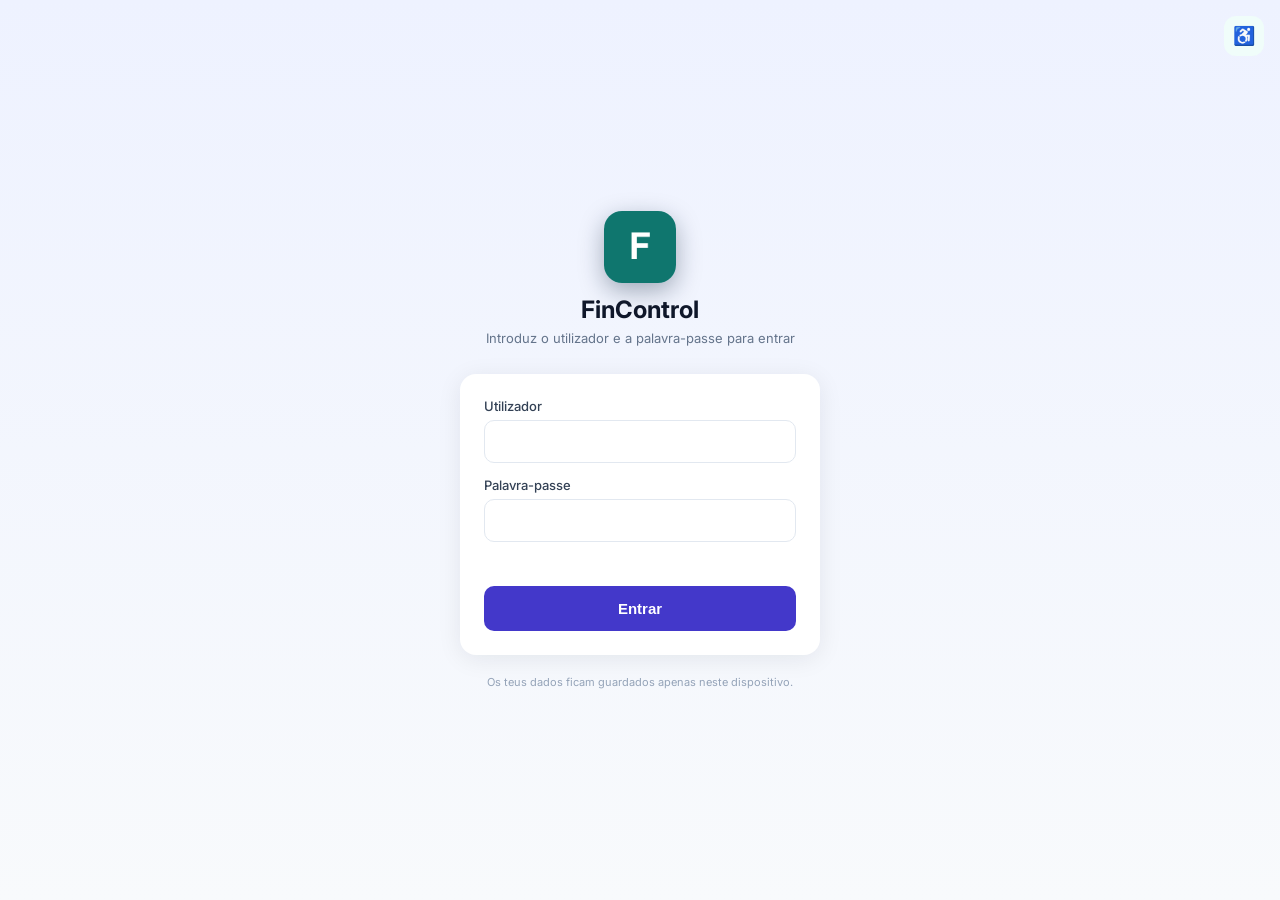
<file: mobile-preview.html>
<!DOCTYPE html>
<html lang="pt">
<head>
  <meta charset="UTF-8" />
  <meta name="viewport" content="width=device-width, initial-scale=1, maximum-scale=1, user-scalable=no" />
  <meta http-equiv="Cache-Control" content="no-cache, no-store, must-revalidate" />
  <meta http-equiv="Pragma" content="no-cache" />
  <title>FinControl</title>
  <meta name="theme-color" content="#0f766e" />
  <meta name="apple-mobile-web-app-capable" content="yes" />
  <meta name="apple-mobile-web-app-status-bar-style" content="default" />
  <meta name="apple-mobile-web-app-title" content="FinControl" />
  <meta name="mobile-web-app-capable" content="yes" />
  <link rel="manifest" href="manifest.webmanifest" />
  <link rel="icon" type="image/png" href="icon-192.png" />
  <link rel="apple-touch-icon" sizes="180x180" href="apple-touch-icon.png" />
  <link rel="apple-touch-icon" sizes="192x192" href="icon-192.png" />
  <link rel="apple-touch-icon" sizes="512x512" href="icon-512.png" />
  <link rel="preconnect" href="https://fonts.googleapis.com" />
  <link href="https://fonts.googleapis.com/css2?family=Inter:wght@400;500;600;700&display=swap" rel="stylesheet" />
  <style>
    * { box-sizing: border-box; margin: 0; padding: 0; -webkit-tap-highlight-color: transparent; }
    body { font-family: Inter, system-ui, sans-serif; background: linear-gradient(180deg, #f0fdfa 0%, #f8fafc 120px, #f8fafc 100%); color: #0f172a; max-width: 430px; margin: 0 auto; min-height: 100vh; overflow-x: hidden; }
    .header { position: sticky; top: 0; z-index: 10; background: rgba(255,255,255,.88); backdrop-filter: blur(16px); border-bottom: 1px solid rgba(241,245,249,.8); padding: 12px 16px; display: flex; justify-content: space-between; align-items: center; box-shadow: 0 1px 0 rgba(15,118,110,.04); }
    .header-actions { display: flex; align-items: center; gap: 8px; }
    .btn-access { width: 40px; height: 40px; border: none; border-radius: 12px; background: #f0fdfa; color: #0f766e; cursor: pointer; display: flex; align-items: center; justify-content: center; font-size: 18px; }
    .settings-section { margin-bottom: 16px; }
    .settings-section-title { font-size: 11px; font-weight: 600; text-transform: uppercase; letter-spacing: .04em; color: #94a3b8; padding: 0 4px 6px; }
    .settings-group { background: white; border-radius: 16px; border: 1px solid #f1f5f9; overflow: hidden; box-shadow: 0 1px 3px rgba(15,23,42,.04); }
    .settings-row { display: flex; align-items: center; justify-content: space-between; gap: 12px; padding: 14px 16px; border-bottom: 1px solid #f1f5f9; }
    .settings-row:last-child { border-bottom: none; }
    .settings-row > span { flex: 1; min-width: 0; font-size: 14px; line-height: 1.35; }
    .settings-row button:not(.toggle), .settings-row.clickable { width: 100%; border: none; background: none; text-align: left; cursor: pointer; font: inherit; color: inherit; }
    .profile-chips { display: flex; flex-wrap: wrap; gap: 8px; padding: 12px 16px; border-top: 1px solid #f1f5f9; }
    .profile-chip { padding: 8px 14px; border-radius: 99px; border: none; font-size: 13px; font-weight: 500; cursor: pointer; text-transform: capitalize; background: #f1f5f9; color: #64748b; }
    .profile-chip.active { background: #0f766e; color: white; }
    .option-chips { display: flex; gap: 8px; padding: 12px 16px; }
    .option-chip { flex: 1; padding: 9px 6px; border: none; border-radius: 12px; font-size: 12px; font-weight: 500; cursor: pointer; background: #f1f5f9; color: #64748b; }
    .option-chip.active { background: #0f766e; color: white; }
    .toggle { width: 44px !important; min-width: 44px !important; max-width: 44px !important; height: 24px; border-radius: 99px; border: none; background: #e2e8f0; position: relative; cursor: pointer; flex-shrink: 0; padding: 0; text-align: center; }
    .toggle.on { background: #0f766e; }
    .toggle::after { content: ''; position: absolute; top: 2px; left: 2px; width: 20px; height: 20px; border-radius: 50%; background: white; box-shadow: 0 1px 3px rgba(0,0,0,.15); transition: transform .2s; }
    .toggle.on::after { transform: translateX(20px); }
    /* Acessibilidade — classes em <html>, aplicadas por applyPrefs() */
    html.text-large body { zoom: 1.1; }
    html.text-xlarge body { zoom: 1.2; }
    html.high-contrast body { color: #000 !important; background: #fff !important; }
    html.high-contrast .header,
    html.high-contrast .card,
    html.high-contrast .settings-group,
    html.high-contrast .nav,
    html.high-contrast .login-card,
    html.high-contrast .grid2 > div,
    html.high-contrast .balance {
      border: 2px solid #334155 !important;
      background: #fff !important;
      box-shadow: none !important;
    }
    html.high-contrast .balance { color: #000 !important; }
    html.high-contrast .balance .label,
    html.high-contrast .balance .row { color: #1e293b !important; }
    html.high-contrast .balance .amount { color: #000 !important; }
    html.high-contrast .header h1 { color: #000 !important; }
    html.high-contrast .header p,
    html.high-contrast .tx-info .sub,
    html.high-contrast .settings-section-title,
    html.high-contrast .nav button,
    html.high-contrast .period button,
    html.high-contrast .collapse-head .sub { color: #1e293b !important; }
    html.high-contrast .tx-info .name { color: #000 !important; font-weight: 600; }
    html.reduce-motion *,
    html.reduce-motion *::before,
    html.reduce-motion *::after {
      animation-duration: 0.01ms !important;
      animation-iteration-count: 1 !important;
      transition-duration: 0.01ms !important;
      scroll-behavior: auto !important;
    }
    html.reduce-motion .fab,
    html.reduce-motion .collapse-head .chev,
    html.reduce-motion .toggle::after { transition: none !important; transform: none !important; }
    html.reduce-motion .toggle.on::after { transform: translateX(20px) !important; }
    html.reduce-motion .btn-album-clear.urgent { animation: none !important; }
    html.dark-mode {
      color-scheme: dark;
      --dm-bg: #0b1120;
      --dm-surface: #151d2e;
      --dm-surface-2: #1e293b;
      --dm-border: #334155;
      --dm-text: #f1f5f9;
      --dm-muted: #94a3b8;
      --dm-accent: #5eead4;
      --dm-brand: #14b8a6;
      --dm-active: rgba(20, 184, 166, 0.2);
    }
    html.dark-mode body {
      background: linear-gradient(180deg, #0f172a 0%, var(--dm-bg) 140px, var(--dm-bg) 100%) !important;
      color: var(--dm-text) !important;
    }
    html.dark-mode .header,
    html.dark-mode .nav {
      background: rgba(21, 29, 46, 0.95) !important;
      border-color: var(--dm-border) !important;
      box-shadow: none !important;
    }
    html.dark-mode .header h1 { color: var(--dm-accent) !important; }
    html.dark-mode .header p,
    html.dark-mode .settings-section-title,
    html.dark-mode .tx-info .sub,
    html.dark-mode .collapse-head .sub,
    html.dark-mode .grid2 .lbl,
    html.dark-mode .field label,
    html.dark-mode .empty,
    html.dark-mode .section-title { color: var(--dm-muted) !important; }
    html.dark-mode .card,
    html.dark-mode .settings-group,
    html.dark-mode .login-card,
    html.dark-mode .grid2 > div,
    html.dark-mode .collapse-head,
    html.dark-mode .sheet,
    html.dark-mode .confirm-box,
    html.dark-mode .fab-opt {
      background: var(--dm-surface) !important;
      border-color: var(--dm-border) !important;
      color: var(--dm-text) !important;
      box-shadow: 0 1px 3px rgba(0, 0, 0, 0.25) !important;
    }
    html.dark-mode .balance {
      background: linear-gradient(145deg, #0f766e, #115e59 50%, #134e4a) !important;
      border: 1px solid #2d6a62 !important;
      box-shadow: 0 8px 24px rgba(0, 0, 0, 0.35) !important;
    }
    html.dark-mode .balance .label { color: #99f6e4 !important; }
    html.dark-mode .balance .row { color: #ccfbf1 !important; }
    html.dark-mode .btn-faturas,
    html.dark-mode .btn-access,
    html.dark-mode .btn-search {
      background: var(--dm-surface-2) !important;
      color: var(--dm-accent) !important;
    }
    html.dark-mode .period,
    html.dark-mode .filter-row {
      background: var(--dm-surface-2) !important;
    }
    html.dark-mode .period button,
    html.dark-mode .filter-row button,
    html.dark-mode .nav button { color: var(--dm-muted) !important; }
    html.dark-mode .period button.active,
    html.dark-mode .filter-row button.active,
    html.dark-mode .option-chip.active,
    html.dark-mode .profile-chip.active,
    html.dark-mode .nav button.active {
      background: var(--dm-active) !important;
      color: var(--dm-accent) !important;
      box-shadow: none !important;
    }
    html.dark-mode .option-chip,
    html.dark-mode .profile-chip {
      background: var(--dm-surface-2) !important;
      color: var(--dm-muted) !important;
    }
    html.dark-mode .tx-info .name,
    html.dark-mode .collapse-head .title,
    html.dark-mode .grid2 .val,
    html.dark-mode .tx-amount,
    html.dark-mode .sheet-header h2,
    html.dark-mode .login-brand h2 { color: var(--dm-text) !important; }
    html.dark-mode .tx { border-color: var(--dm-border) !important; }
    html.dark-mode .tx.clickable:active { background: var(--dm-surface-2) !important; }
    html.dark-mode .search-overlay { background: var(--dm-bg) !important; }
    html.dark-mode .search-bar input,
    html.dark-mode .search-bar select,
    html.dark-mode .contact-suggestions,
    html.dark-mode .contact-sug-item { background: var(--dm-surface) !important; border-color: var(--dm-border) !important; }
    html.dark-mode .contact-sug-item:active { background: var(--dm-surface-2) !important; }
    html.dark-mode .contact-sug-name { color: var(--dm-text) !important; }
    html.dark-mode .contact-sug-phone { color: var(--dm-muted) !important; }
    html.dark-mode .btn-import-contacts,
    html.dark-mode .btn-paste-phone { background: rgba(20,184,166,.15) !important; border-color: var(--dm-brand) !important; color: var(--dm-accent) !important; }
    html.dark-mode .field input,
    html.dark-mode .field select,
    html.dark-mode .field textarea,
    html.dark-mode .login-field input,
    html.dark-mode .savings-filters input {
      background: var(--dm-surface-2) !important;
      border-color: var(--dm-border) !important;
      color: var(--dm-text) !important;
    }
    html.dark-mode .type-toggle button {
      background: var(--dm-surface-2) !important;
      border-color: var(--dm-border) !important;
      color: var(--dm-muted) !important;
    }
    html.dark-mode .type-toggle button.active {
      background: var(--dm-active) !important;
      border-color: var(--dm-brand) !important;
      color: var(--dm-accent) !important;
    }
    html.dark-mode .btn-secondary,
    html.dark-mode .btn-edit,
    html.dark-mode .confirm-cancel,
    html.dark-mode .cal-action-cancel {
      background: var(--dm-surface-2) !important;
      border-color: var(--dm-border) !important;
      color: var(--dm-text) !important;
    }
    html.dark-mode .btn-primary,
    html.dark-mode .confirm-ok,
    html.dark-mode .toggle.on { background: var(--dm-brand) !important; }
    html.dark-mode .toggle { background: #475569 !important; }
    html.dark-mode .overlay { background: rgba(2, 6, 23, 0.72) !important; }
    html.dark-mode .sheet-header,
    html.dark-mode .settings-row { border-color: var(--dm-border) !important; }
    html.dark-mode .settings-row button:not(.toggle),
    html.dark-mode .settings-row.clickable { color: var(--dm-text) !important; }
    html.dark-mode .login-screen {
      background: linear-gradient(180deg, #0f172a 0%, var(--dm-bg) 100%) !important;
    }
    html.dark-mode .login-brand p { color: var(--dm-muted) !important; }
    html.dark-mode .card-hint { color: var(--dm-accent) !important; }
    html.dark-mode .budget-spent,
    html.dark-mode .budget-input {
      background: var(--dm-surface-2) !important;
      border-color: var(--dm-border) !important;
      color: var(--dm-text) !important;
    }
    html.dark-mode .budget-spent { color: var(--dm-accent) !important; }
    html.dark-mode .budget-spent.over { color: #fca5a5 !important; border-color: #7f1d1d !important; background: #3f1d1d !important; }
    html.dark-mode .budget-spent.warn { color: #fcd34d !important; border-color: #78350f !important; background: #3f2e12 !important; }
    html.dark-mode .tx-amount.income { color: #6ee7b7 !important; }
    html.dark-mode .fab-opt.expense { color: #fca5a5 !important; }
    html.dark-mode .fab-opt.income { color: #6ee7b7 !important; }
    html.dark-mode .fab-opt.savings { color: #5eead4 !important; }
    html.dark-mode .fab-opt.photo { color: #c4b5fd !important; }
    html.dark-mode .fab-opt.agenda { color: #5eead4 !important; }
    html.dark-mode main { background: transparent !important; color: var(--dm-text) !important; }
    html.dark-mode .spend-alert,
    html.dark-mode .goal-card,
    html.dark-mode .savings-card,
    html.dark-mode .savings-preview,
    html.dark-mode .form-savings-card,
    html.dark-mode .detail-savings,
    html.dark-mode .detail-empty,
    html.dark-mode .album-storage,
    html.dark-mode .upload-zone,
    html.dark-mode .receipt-btn,
    html.dark-mode .search-item {
      background: var(--dm-surface) !important;
      border-color: var(--dm-border) !important;
      color: var(--dm-text) !important;
    }
    html.dark-mode .spend-alert.ok .title,
    html.dark-mode .spend-alert.ok .spend-alert-amount,
    html.dark-mode .goal-card .title,
    html.dark-mode .savings-head .title,
    html.dark-mode .savings-amount,
    html.dark-mode .compare-row-head .lbl,
    html.dark-mode .compare-row-head .val,
    html.dark-mode .detail-savings .amount {
      color: var(--dm-text) !important;
    }
    html.dark-mode .spend-alert .sub,
    html.dark-mode .savings-head .sub,
    html.dark-mode .goal-card .sub,
    html.dark-mode .compare-sub,
    html.dark-mode .compare-legend,
    html.dark-mode .field-hint,
    html.dark-mode .login-hint {
      color: var(--dm-muted) !important;
    }
    html.dark-mode .spend-alert.warn,
    html.dark-mode .goal-card.behind {
      background: #3f2e12 !important;
      border-color: #78350f !important;
    }
    html.dark-mode .spend-alert.danger,
    html.dark-mode .goal-card.far_behind {
      background: #3f1d1d !important;
      border-color: #7f1d1d !important;
    }
    html.dark-mode .goal-card.on_track,
    html.dark-mode .spend-alert.ok {
      background: var(--dm-surface-2) !important;
    }
    html.dark-mode .compare-badge.neutral { background: var(--dm-surface-2) !important; color: var(--dm-muted) !important; }
    html.dark-mode .compare-chart { border-color: var(--dm-border) !important; }
    html.dark-mode .compare-chart .mbar.prev { background: #475569 !important; }
    html.dark-mode .cal-day { color: var(--dm-text) !important; }
    html.dark-mode .cal-day.has-tx { background: var(--dm-active) !important; color: var(--dm-accent) !important; }
    html.dark-mode .cal-day.today { border-color: var(--dm-accent) !important; }
    html.dark-mode .login-submit { background: var(--dm-brand) !important; color: #fff !important; }
    html.dark-mode #login-faceid { background: var(--dm-surface-2) !important; color: var(--dm-accent) !important; }
    html.dark-mode [style*="color:#0f172a"],
    html.dark-mode [style*="color:#64748b"],
    html.dark-mode [style*="color:#94a3b8"] {
      color: var(--dm-muted) !important;
    }
    html.dark-mode .detail-field,
    html.dark-mode .detail-note {
      background: var(--dm-surface-2) !important;
      border: 1px solid var(--dm-border) !important;
    }
    html.dark-mode .detail-field .lbl,
    html.dark-mode .detail-note .lbl,
    html.dark-mode .detail-receipt .lbl {
      color: var(--dm-muted) !important;
    }
    html.dark-mode .detail-field .val,
    html.dark-mode .detail-note .val {
      color: var(--dm-text) !important;
    }
    html.dark-mode .detail-hero .name {
      color: var(--dm-text) !important;
    }
    html.dark-mode .detail-hero .cat {
      color: var(--dm-muted) !important;
    }
    html.dark-mode .detail-hero .amount {
      color: var(--dm-text) !important;
    }
    html.dark-mode .detail-hero .amount.income {
      color: #6ee7b7 !important;
    }
    html.dark-mode .detail-icon-savings {
      background: rgba(20, 184, 166, 0.22) !important;
    }
    html.dark-mode .detail-savings {
      background: rgba(20, 184, 166, 0.1) !important;
      border-color: rgba(45, 212, 191, 0.3) !important;
    }
    html.dark-mode .detail-savings .lbl,
    html.dark-mode .detail-savings .hint,
    html.dark-mode .savings-done-mark {
      color: #5eead4 !important;
    }
    html.dark-mode .detail-savings-btn {
      background: var(--dm-brand) !important;
      color: #fff !important;
    }
    html.dark-mode .detail-savings-btn.done {
      background: rgba(20, 184, 166, 0.2) !important;
      color: #6ee7b7 !important;
    }
    html.dark-mode .savings-done-msg {
      background: rgba(20, 184, 166, 0.14) !important;
      color: #6ee7b7 !important;
    }
    html.dark-mode .btn-danger {
      background: rgba(127, 29, 29, 0.45) !important;
      border: 1px solid rgba(248, 113, 113, 0.35) !important;
      color: #fca5a5 !important;
    }
    html.dark-mode .btn-edit {
      background: var(--dm-active) !important;
      color: var(--dm-accent) !important;
      border: 1px solid rgba(45, 212, 191, 0.22) !important;
    }
    html.dark-mode .detail-receipt img {
      border-color: var(--dm-border) !important;
    }
    html.dark-mode .sheet-close {
      color: var(--dm-muted) !important;
    }
    html.dark-mode .search-overlay {
      background: var(--dm-bg) !important;
    }
    html.dark-mode .search-head {
      border-color: var(--dm-border) !important;
    }
    html.dark-mode .search-head input {
      color: var(--dm-text) !important;
    }
    .detail-icon-savings { background: #d1fae5; }
    .btn-search { width: 40px; height: 40px; border: none; border-radius: 12px; background: #f0fdfa; color: #0f766e; cursor: pointer; font-size: 16px; }
    .search-overlay { display: none; position: fixed; inset: 0; z-index: 55; background: rgba(255,255,255,.97); flex-direction: column; }
    .search-overlay.open { display: flex; }
    .search-head { display: flex; gap: 8px; padding: 12px 16px; border-bottom: 1px solid #e2e8f0; align-items: center; }
    .search-head input { flex: 1; border: none; outline: none; font-size: 16px; background: transparent; }
    .search-results { flex: 1; overflow-y: auto; padding: 8px 16px; }
    .search-item { display: flex; gap: 10px; padding: 12px 0; border-bottom: 1px solid #f1f5f9; width: 100%; border-left: none; border-right: none; border-top: none; background: none; text-align: left; cursor: pointer; color: inherit; font: inherit; }
    .confirm-box { background: white; border-radius: 16px; padding: 20px; max-width: 360px; width: calc(100% - 32px); }
    .confirm-actions { display: flex; gap: 10px; margin-top: 16px; }
    .confirm-actions button { flex: 1; padding: 12px; border-radius: 12px; border: none; font-weight: 600; cursor: pointer; }
    .confirm-cancel { background: #f1f5f9; color: #334155; }
    .confirm-ok { background: #0f766e; color: white; }
    .budget-row { padding-left: 52px; margin-top: 6px; display: flex; align-items: center; gap: 12px; flex-wrap: wrap; }
    .budget-field { display: flex; align-items: center; gap: 6px; }
    .budget-field label { font-size: 11px; color: #64748b; white-space: nowrap; }
    .budget-spent, .budget-input { width: 72px; padding: 4px 8px; border: 1px solid #e2e8f0; border-radius: 8px; font-size: 12px; }
    .budget-spent { display: inline-block; background: #f8fafc; font-weight: 600; color: #0f766e; text-align: right; }
    .budget-spent.over { color: #dc2626; border-color: #fecaca; background: #fef2f2; }
    .budget-spent.warn { color: #b45309; border-color: #fde68a; background: #fffbeb; }
    .budget-meta { font-size: 11px; color: #64748b; margin-top: 4px; padding-left: 52px; }
    .budget-meta.over { color: #dc2626; }
    .budget-meta.warn { color: #b45309; }
    .header h1 { font-size: 18px; font-weight: 700; color: #115e59; }
    .header p { font-size: 11px; color: #94a3b8; }
    .btn-faturas { display: flex; align-items: center; gap: 6px; padding: 8px 12px; border-radius: 12px; background: #f0fdfa; color: #0f766e; font-size: 13px; font-weight: 500; border: none; cursor: pointer; }
    .badge { background: #0f766e; color: white; font-size: 10px; font-weight: 700; padding: 2px 6px; border-radius: 99px; min-width: 18px; text-align: center; }
    main { padding: 16px; padding-bottom: 140px; }
    .period, .filter-row { display: grid; grid-template-columns: repeat(4, 1fr); gap: 4px; padding: 4px; background: #f1f5f9; border-radius: 12px; margin-bottom: 12px; }
    .filter-row { grid-template-columns: repeat(3, 1fr); }
    .period button, .filter-row button { padding: 8px 2px; border: none; border-radius: 8px; font-size: 11px; font-weight: 500; cursor: pointer; background: transparent; color: #64748b; }
    .period button.active, .filter-row button.active { background: white; color: #0f766e; box-shadow: 0 1px 2px rgba(0,0,0,.06); }
    .card { background: white; border-radius: 18px; padding: 16px; margin-bottom: 12px; border: 1px solid rgba(241,245,249,.9); box-shadow: 0 1px 3px rgba(15,23,42,.04); }
    .balance { background: linear-gradient(145deg, #0d9488, #0f766e 45%, #115e59); color: white; border: none; box-shadow: 0 8px 24px rgba(15,118,110,.22); }
    .balance .label { font-size: 13px; color: #99f6e4; }
    .balance .amount { font-size: 28px; font-weight: 700; margin-top: 4px; }
    .balance .row { display: flex; flex-wrap: wrap; gap: 12px; margin-top: 14px; font-size: 13px; color: #ccfbf1; }
    .grid2 { display: grid; grid-template-columns: 1fr 1fr; gap: 10px; margin-bottom: 12px; }
    .grid2 .card { margin: 0; padding: 12px; }
    .grid2 .lbl { font-size: 11px; color: #64748b; margin-bottom: 4px; }
    .grid2 .val { font-size: 17px; font-weight: 700; }
    .tx { display: flex; align-items: center; gap: 10px; padding: 12px 0; border-bottom: 1px solid #f1f5f9; }
    .tx.clickable { cursor: pointer; margin: 0 -8px; padding: 12px 8px; border-radius: 12px; transition: background .15s; }
    .tx.clickable:active { background: #f8fafc; }
    .tx:last-child { border: none; }
    .tx-icon { width: 42px; height: 42px; border-radius: 12px; display: flex; align-items: center; justify-content: center; font-size: 17px; flex-shrink: 0; }
    .tx-info { flex: 1; min-width: 0; }
    .tx-info .name { font-weight: 500; font-size: 14px; }
    .tx-info .sub { font-size: 12px; color: #64748b; margin-top: 2px; }
    .tx-right { display: flex; align-items: center; gap: 6px; flex-shrink: 0; }
    .tx-amount { font-weight: 600; font-size: 14px; white-space: nowrap; }
    .tx-amount.income { color: #059669; }
    .tag { font-size: 9px; font-weight: 700; text-transform: uppercase; padding: 2px 5px; border-radius: 4px; background: #eff6ff; color: #2563eb; margin-left: 4px; }
    .tag.fixo { background: #f0fdfa; color: #0f766e; }
    .tag.family { background: #ede9fe; color: #6d28d9; }
    .tag.vault { background: #d1fae5; color: #047857; }
    .btn-del { border: none; background: none; color: #cbd5e1; font-size: 16px; cursor: pointer; padding: 4px; line-height: 1; }
    .btn-del:hover { color: #ef4444; }
    .nav { position: fixed; bottom: 0; left: 50%; transform: translateX(-50%); width: 100%; max-width: 430px; background: white; border-top: 1px solid #f1f5f9; display: flex; padding-bottom: env(safe-area-inset-bottom, 8px); z-index: 20; }
    .nav button { flex: 1; display: flex; flex-direction: column; align-items: center; gap: 2px; padding: 8px 1px; border: none; background: none; font-size: 8px; font-weight: 500; color: #94a3b8; cursor: pointer; min-width: 0; }
    .nav button.active { color: #0f766e; }
    .nav svg { width: 18px; height: 18px; }
    .fab-wrap { position: fixed; bottom: 80px; right: max(16px, calc(50% - 215px + 16px)); z-index: 30; display: flex; flex-direction: column; align-items: flex-end; gap: 8px; }
    .fab-menu, .fab-savings-menu { display: none; flex-direction: column; gap: 8px; }
    .fab-menu.open, .fab-savings-menu.open { display: flex; }
    .fab-wrap.hidden { display: none !important; }
    .fab-opt { padding: 10px 14px; border-radius: 12px; background: white; border: 1px solid #f1f5f9; font-size: 13px; font-weight: 500; cursor: pointer; box-shadow: 0 4px 12px rgba(0,0,0,.08); white-space: nowrap; }
    .fab-opt.expense { color: #dc2626; }
    .fab-opt.income { color: #059669; }
    .fab-opt.savings { color: #047857; }
    .fab-opt.photo { color: #7c3aed; }
    .fab-opt.agenda { color: #0f766e; }
    .fab { width: 56px; height: 56px; border-radius: 18px; background: linear-gradient(135deg, #14b8a6, #0f766e); color: white; border: none; font-size: 28px; cursor: pointer; display: flex; align-items: center; justify-content: center; box-shadow: 0 6px 20px rgba(15,118,110,.4); transition: transform .2s; }
    .search-bar { display: flex; gap: 8px; margin-bottom: 12px; }
    .search-bar input { flex: 1; padding: 10px 14px; border: 1px solid #e2e8f0; border-radius: 12px; font-size: 16px; font-family: inherit; background: white; }
    .search-bar select { padding: 10px 12px; border: 1px solid #e2e8f0; border-radius: 12px; font-size: 13px; background: white; max-width: 42%; }
    .savings-filters { display: grid; grid-template-columns: 1fr 1fr; gap: 8px; margin-bottom: 12px; }
    .savings-filters .full { grid-column: 1 / -1; }
    .savings-filters label { font-size: 11px; color: #64748b; display: block; margin-bottom: 4px; }
    .savings-filters input { width: 100%; padding: 10px 12px; border: 1px solid #e2e8f0; border-radius: 12px; font-size: 16px; font-family: inherit; background: white; box-sizing: border-box; }
    .collapse { margin-bottom: 12px; }
    .collapse-head { display: flex; justify-content: space-between; align-items: center; padding: 14px 16px; background: white; border: 1px solid #f1f5f9; border-radius: 16px; cursor: pointer; user-select: none; box-shadow: 0 1px 3px rgba(15,23,42,.04); }
    .collapse-head .title { font-size: 14px; font-weight: 600; }
    .collapse-head .sub { font-size: 11px; color: #94a3b8; margin-top: 2px; }
    .collapse-head .chev { color: #94a3b8; font-size: 18px; transition: transform .2s; }
    .collapse.open .collapse-head .chev { transform: rotate(180deg); }
    .collapse-body { display: none; padding-top: 10px; }
    .collapse.open .collapse-body { display: block; }
    .savings-progress { height: 6px; border-radius: 99px; background: rgba(255,255,255,.6); overflow: hidden; margin-top: 6px; }
    .savings-progress .fill { height: 100%; background: #059669; border-radius: 99px; }
    .btn-edit { width: 100%; padding: 12px; border: none; border-radius: 12px; background: #f0fdfa; color: #0f766e; font-size: 14px; font-weight: 600; cursor: pointer; margin-bottom: 10px; }
    .fab.open { transform: rotate(45deg); }
    .screen { display: none; }
    .screen.active { display: block; }
    .overlay { display: none; position: fixed; inset: 0; background: rgba(15,23,42,.45); z-index: 50; align-items: flex-end; justify-content: center; }
    #settings-overlay { z-index: 10002; }
    #family-history-overlay { z-index: 10003; }
    .compare-chart .family-bars { flex-direction: column-reverse; align-items: center; gap: 1px; }
    .compare-chart .family-bars .mbar { width: 70%; min-width: 10px; background: #7c3aed; }
    .compare-legend.family-legend { flex-wrap: wrap; gap: 8px 12px; }
    .compare-legend.family-legend .fam-dot { display: inline-block; width: 8px; height: 8px; border-radius: 2px; margin-right: 4px; vertical-align: middle; }
    .overlay.open { display: flex; }
    .overlay.center { align-items: center; padding: 16px; }
    .sheet { background: white; width: 100%; max-width: 430px; max-height: 90vh; border-radius: 24px 24px 0 0; overflow: hidden; display: flex; flex-direction: column; }
    .overlay.center .sheet { border-radius: 20px; max-height: 85vh; }
    .sheet-header { display: flex; justify-content: space-between; align-items: center; padding: 16px 20px; border-bottom: 1px solid #f1f5f9; flex-shrink: 0; }
    .sheet-header h2 { font-size: 17px; font-weight: 600; }
    .sheet-close { background: none; border: none; font-size: 22px; color: #64748b; cursor: pointer; padding: 4px; }
    .sheet-body { padding: 20px; overflow-y: auto; flex: 1; }
    .field { margin-bottom: 14px; }
    .field label { display: block; font-size: 13px; font-weight: 500; color: #64748b; margin-bottom: 6px; }
    .field input, .field select, .field textarea { width: 100%; padding: 11px 14px; border: 1px solid #e2e8f0; border-radius: 12px; font-size: 15px; font-family: inherit; background: white; }
    .field input:focus, .field select:focus { outline: none; border-color: #14b8a6; box-shadow: 0 0 0 3px rgba(20,184,166,.15); }
    .contact-field-wrap { position: relative; }
    .contact-suggestions { display: none; position: absolute; left: 0; right: 0; top: calc(100% - 4px); z-index: 60; max-height: 200px; overflow-y: auto; background: white; border: 1px solid #e2e8f0; border-radius: 12px; box-shadow: 0 8px 24px rgba(15,23,42,.12); }
    .contact-suggestions.open { display: block; }
    .contact-sug-item { width: 100%; display: flex; justify-content: space-between; align-items: center; gap: 10px; padding: 12px 14px; border: none; border-bottom: 1px solid #f1f5f9; background: white; cursor: pointer; text-align: left; font-family: inherit; }
    .contact-sug-item:last-child { border-bottom: none; }
    .contact-sug-item:active { background: #f0fdfa; }
    .contact-sug-name { font-size: 14px; font-weight: 600; color: #0f172a; }
    .contact-sug-phone { font-size: 11px; color: #94a3b8; flex-shrink: 0; }
    .btn-import-contacts { width: 100%; padding: 11px 14px; border: 1px solid #99f6e4; border-radius: 12px; background: #f0fdfa; color: #0f766e; font-size: 13px; font-weight: 600; cursor: pointer; margin-bottom: 10px; font-family: inherit; }
    .btn-import-contacts:active { background: #ccfbf1; }
    .contact-hint, .contact-import-msg { font-size: 11px; color: #94a3b8; margin: 6px 0 0; }
    .contact-import-msg { color: #0f766e; margin-bottom: 8px; }
    .phone-field-row { display: flex; gap: 8px; align-items: stretch; }
    .phone-field-row input { flex: 1; min-width: 0; }
    .btn-paste-phone { flex-shrink: 0; padding: 11px 14px; border: 1px solid #99f6e4; border-radius: 12px; background: #f0fdfa; color: #0f766e; font-size: 13px; font-weight: 600; cursor: pointer; font-family: inherit; white-space: nowrap; }
    .btn-paste-phone:active { background: #ccfbf1; }
    .paste-phone-msg { font-size: 11px; color: #94a3b8; margin: 6px 0 0; }
    .paste-phone-msg.ok { color: #0f766e; }
    .paste-phone-msg.err { color: #b45309; }
    .btn-choose-client { width: 100%; padding: 13px 16px; border: none; border-radius: 12px; background: #0f766e; color: white; font-size: 15px; font-weight: 600; cursor: pointer; font-family: inherit; margin-bottom: 12px; }
    .btn-choose-client:active { background: #115e59; }
    .frequent-label { font-size: 11px; font-weight: 600; color: #64748b; margin: 0 0 8px; text-transform: uppercase; letter-spacing: .03em; }
    .frequent-chips { display: flex; flex-wrap: wrap; gap: 8px; margin-bottom: 12px; }
    .client-chip { padding: 8px 14px; border: 1px solid #99f6e4; border-radius: 99px; background: #f0fdfa; color: #0f766e; font-size: 13px; font-weight: 600; cursor: pointer; font-family: inherit; }
    .client-chip:active { background: #ccfbf1; }
    .client-actions-row { display: flex; gap: 8px; margin-bottom: 10px; }
    .client-actions-row .btn-import-contacts { flex: 1; margin-bottom: 0; font-size: 12px; padding: 10px 8px; }
    .client-picker-search { width: 100%; padding: 11px 14px; border: 1px solid #e2e8f0; border-radius: 12px; font-size: 16px; margin-bottom: 8px; font-family: inherit; }
    .client-picker-count { font-size: 11px; color: #94a3b8; margin-bottom: 10px; }
    .client-picker-list { max-height: 50vh; overflow-y: auto; margin-bottom: 12px; border: 1px solid #f1f5f9; border-radius: 12px; }
    html.dark-mode .btn-choose-client { background: var(--dm-brand) !important; }
    html.dark-mode .client-chip { background: rgba(20,184,166,.15) !important; border-color: var(--dm-brand) !important; color: var(--dm-accent) !important; }
    html.dark-mode .client-picker-search { background: var(--dm-surface-2) !important; border-color: var(--dm-border) !important; color: var(--dm-text) !important; }
    html.dark-mode .client-picker-list { border-color: var(--dm-border) !important; }
    .type-toggle { display: flex; gap: 8px; }
    .type-toggle button { flex: 1; padding: 10px; border: 1px solid #e2e8f0; border-radius: 12px; background: white; font-size: 13px; font-weight: 500; cursor: pointer; color: #64748b; }
    .type-toggle button.active { border-color: #0f766e; background: #f0fdfa; color: #0f766e; }
    .btn-primary { width: 100%; padding: 14px; border: none; border-radius: 12px; background: #0f766e; color: white; font-size: 15px; font-weight: 600; cursor: pointer; margin-top: 4px; }
    .btn-primary:active { background: #115e59; }
    .btn-secondary { width: 100%; padding: 12px; border: 1px solid #e2e8f0; border-radius: 12px; background: white; color: #64748b; font-size: 14px; font-weight: 500; cursor: pointer; margin-bottom: 12px; }
    .cal-action-sub { font-size: 13px; color: #64748b; margin: 0 20px 12px; }
    .cal-action-btn { width: calc(100% - 40px); margin: 0 20px 10px; padding: 14px 16px; border: none; border-radius: 14px; font-size: 15px; font-weight: 600; cursor: pointer; text-align: left; display: flex; align-items: center; gap: 10px; }
    .cal-action-btn.expense { background: #f0fdfa; color: #0f766e; }
    .cal-action-btn.income { background: #ecfdf5; color: #059669; }
    .cal-action-btn.savings { background: #eff6ff; color: #2563eb; }
    .cal-action-cancel { width: calc(100% - 40px); margin: 4px 20px 20px; padding: 12px; border: 1px solid #e2e8f0; border-radius: 12px; background: white; color: #64748b; font-size: 14px; font-weight: 500; cursor: pointer; }
    .upload-zone { border: 2px dashed #99f6e4; background: #f0fdfa80; border-radius: 16px; padding: 28px; text-align: center; color: #0f766e; font-weight: 500; font-size: 14px; cursor: pointer; margin-bottom: 14px; }
    .album-storage { border-radius: 12px; padding: 12px 14px; margin-bottom: 12px; border: 1px solid #e2e8f0; background: #f8fafc; }
    .album-storage.warn { border-color: #fde68a; background: #fffbeb; }
    .album-storage.critical { border-color: #fecaca; background: #fef2f2; }
    .album-storage .storage-head { display: flex; justify-content: space-between; font-size: 12px; font-weight: 500; margin-bottom: 8px; color: #64748b; }
    .album-storage.warn .storage-head { color: #92400e; }
    .album-storage.critical .storage-head { color: #b91c1c; }
    .album-storage .storage-bar { height: 8px; border-radius: 99px; background: rgba(255,255,255,.8); overflow: hidden; border: 1px solid rgba(0,0,0,.04); }
    .album-storage .storage-fill { height: 100%; border-radius: 99px; transition: width .3s; background: #059669; }
    .album-storage.warn .storage-fill { background: #f59e0b; }
    .album-storage.critical .storage-fill { background: #dc2626; }
    .album-storage .storage-sub { font-size: 11px; margin-top: 6px; color: #94a3b8; }
    .album-storage.warn .storage-sub { color: #b45309; }
    .album-storage.critical .storage-sub { color: #dc2626; }
    .album-storage .storage-alert { font-size: 12px; font-weight: 600; margin-top: 8px; color: #dc2626; }
    .btn-album-clear { width: 100%; padding: 11px; border: 1px solid #fecaca; border-radius: 12px; background: #fff; color: #dc2626; font-size: 13px; font-weight: 500; cursor: pointer; margin-top: 12px; }
    .btn-album-clear:disabled { opacity: .45; cursor: not-allowed; }
    .btn-album-clear.urgent { background: #fef2f2; border-color: #dc2626; box-shadow: 0 0 0 2px rgba(220,38,38,.2); animation: storage-pulse 1.8s ease-in-out infinite; }
    @keyframes storage-pulse { 0%,100%{opacity:1} 50%{opacity:.82} }
    .album { display: grid; grid-template-columns: repeat(3, 1fr); gap: 8px; }
    .album-item { aspect-ratio: 1; border-radius: 12px; overflow: hidden; cursor: pointer; position: relative; background: #e2e8f0; border: none; padding: 0; }
    .album-item img { width: 100%; height: 100%; object-fit: cover; }
    .clickable { cursor: pointer; transition: border-color .15s; }
    .clickable:active { transform: scale(0.99); }
    .card-hint { font-size: 11px; color: #0f766e; font-weight: 500; text-align: center; margin-top: 8px; }
    .back-btn { display: flex; align-items: center; gap: 6px; border: none; background: none; color: #0f766e; font-size: 13px; font-weight: 500; cursor: pointer; margin-bottom: 8px; padding: 0; }
    .empty { text-align: center; padding: 32px 16px; color: #94a3b8; font-size: 14px; }
    .empty small { display: block; margin-top: 6px; font-size: 12px; }
    .section-title { font-size: 11px; font-weight: 600; color: #94a3b8; text-transform: uppercase; letter-spacing: .05em; padding: 10px 0 4px; }
    .cat-row { display: flex; align-items: center; gap: 12px; padding: 12px 0; border-bottom: 1px solid #f1f5f9; }
    .cat-actions { display: flex; gap: 2px; flex-shrink: 0; }
    .btn-icon { border: none; background: none; font-size: 15px; cursor: pointer; padding: 6px 8px; color: #94a3b8; line-height: 1; }
    .btn-icon:hover { color: #0f766e; }
    .btn-icon.del:hover { color: #ef4444; }
    .color-pick { display: flex; flex-wrap: wrap; gap: 8px; }
    .color-pick button { width: 28px; height: 28px; border-radius: 50%; border: 2px solid transparent; cursor: pointer; padding: 0; }
    .color-pick button.active { border-color: #0f172a; transform: scale(1.1); }
    .cal-grid { display: grid; grid-template-columns: repeat(7, 1fr); gap: 3px; text-align: center; }
    .cal-grid .dow { font-size: 10px; color: #94a3b8; font-weight: 500; padding: 4px 0; }
    .cal-day { aspect-ratio: 1; border-radius: 10px; border: none; background: none; font-size: 12px; color: #334155; cursor: pointer; position: relative; }
    .cal-day.today { background: #f0fdfa; color: #0f766e; font-weight: 600; }
    .cal-day.selected { background: #0f766e; color: white; }
    .cal-day .dot { position: absolute; bottom: 3px; left: 50%; transform: translateX(-50%); width: 4px; height: 4px; border-radius: 50%; background: #14b8a6; }
    .cal-day.selected .dot { background: white; }
    .viewer { position: fixed; inset: 0; z-index: 60; background: #000; display: none; flex-direction: column; }
    .viewer.open { display: flex; }
    .viewer img { flex: 1; object-fit: contain; padding: 16px; }
    .viewer-bar { display: flex; justify-content: space-between; padding: 12px 16px; color: white; }
    .toast { position: fixed; top: 70px; left: 50%; transform: translateX(-50%); background: #0f766e; color: white; padding: 10px 18px; border-radius: 12px; font-size: 13px; font-weight: 500; z-index: 100; opacity: 0; transition: opacity .3s; pointer-events: none; }
    .toast.show { opacity: 1; }
    .receipt-actions { display: grid; grid-template-columns: 1fr 1fr 1fr; gap: 8px; margin-bottom: 10px; }
    .receipt-btn { display: flex; align-items: center; justify-content: center; gap: 4px; padding: 11px 6px; border-radius: 12px; border: 1px solid #99f6e4; background: #f0fdfa; color: #0f766e; font-size: 11px; font-weight: 500; cursor: pointer; transition: all .15s; }
    .receipt-btn:active { background: #ccfbf1; }
    .receipt-btn.active { background: #0f766e; color: white; border-color: #0f766e; }
    .receipt-btn.muted { border-color: #e2e8f0; background: #f8fafc; color: #64748b; }
    .receipt-btn.muted.active { background: #64748b; color: white; border-color: #64748b; }
    .receipt-preview { display: none; margin-bottom: 10px; border-radius: 12px; overflow: hidden; border: 1px solid #e2e8f0; position: relative; }
    .receipt-preview.show { display: block; }
    .receipt-preview img { width: 100%; max-height: 140px; object-fit: cover; display: block; }
    .receipt-preview .rm { position: absolute; top: 8px; right: 8px; width: 28px; height: 28px; border-radius: 50%; border: none; background: rgba(0,0,0,.55); color: white; font-size: 16px; cursor: pointer; }
    .field-hint { font-size: 11px; color: #94a3b8; margin-top: 6px; }
    .detail-hero { display: flex; align-items: center; gap: 14px; margin-bottom: 16px; }
    .detail-hero .icon { width: 56px; height: 56px; border-radius: 16px; display: flex; align-items: center; justify-content: center; font-size: 26px; flex-shrink: 0; }
    .detail-hero .info { flex: 1; min-width: 0; }
    .detail-hero .name { font-size: 17px; font-weight: 600; }
    .detail-hero .cat { font-size: 13px; color: #64748b; margin-top: 2px; }
    .detail-hero .amount { font-size: 20px; font-weight: 700; white-space: nowrap; }
    .detail-hero .amount.income { color: #059669; }
    .detail-grid { display: grid; grid-template-columns: 1fr 1fr; gap: 10px; margin-bottom: 16px; }
    .detail-field { background: #f8fafc; border-radius: 12px; padding: 12px; }
    .detail-field .lbl { font-size: 11px; color: #94a3b8; margin-bottom: 4px; }
    .detail-field .val { font-size: 14px; font-weight: 500; color: #1e293b; }
    .detail-note { background: #f8fafc; border-radius: 12px; padding: 12px; margin-bottom: 16px; }
    .detail-note .lbl { font-size: 11px; color: #94a3b8; margin-bottom: 4px; }
    .detail-note .val { font-size: 14px; color: #1e293b; white-space: pre-wrap; line-height: 1.45; }
    .detail-savings { background: linear-gradient(135deg, #ecfdf5, #f0fdfa); border: 1px solid #a7f3d0; border-radius: 12px; padding: 14px; margin-bottom: 16px; }
    .detail-savings .lbl { font-size: 12px; font-weight: 500; color: #047857; display: flex; align-items: center; gap: 6px; }
    .detail-savings .amount { font-size: 24px; font-weight: 700; color: #065f46; margin-top: 6px; }
    .detail-savings .hint { font-size: 11px; color: #059669; margin-top: 4px; }
    .detail-savings-btn { width: 100%; margin-top: 12px; padding: 12px; border: none; border-radius: 12px; background: #0f766e; color: white; font-size: 14px; font-weight: 600; cursor: pointer; }
    .detail-savings-btn:active { opacity: .9; }
    .form-savings-suggest { margin: -4px 0 12px; }
    .form-savings-card { background: linear-gradient(135deg, #ecfdf5, #f0fdfa); border: 1px solid #a7f3d0; border-radius: 12px; padding: 12px 14px; }
    .form-savings-card .lbl { font-size: 12px; font-weight: 500; color: #047857; margin-bottom: 8px; }
    .form-savings-row { display: flex; align-items: center; gap: 8px; }
    .form-savings-row input { flex: 1; padding: 10px 12px; border: 1px solid #a7f3d0; border-radius: 10px; font-size: 16px; font-weight: 600; color: #065f46; background: white; }
    .form-savings-card .hint { font-size: 11px; color: #059669; margin-top: 6px; }
    .form-savings-card.done, .detail-savings.done { border-color: #34d399; }
    .savings-done-mark { color: #059669; font-weight: 700; }
    .savings-done-msg { text-align: center; padding: 10px; font-size: 13px; font-weight: 600; color: #047857; background: #d1fae5; border-radius: 10px; margin-top: 10px; }
    .detail-savings-btn.done { background: #d1fae5; color: #047857; cursor: default; }
    .detail-receipt { margin-bottom: 16px; }
    .detail-receipt .lbl { font-size: 13px; font-weight: 500; color: #64748b; margin-bottom: 8px; }
    .detail-receipt img { width: 100%; max-height: 200px; object-fit: cover; border-radius: 12px; border: 1px solid #e2e8f0; cursor: pointer; }
    .detail-receipt .hint { font-size: 11px; color: #94a3b8; text-align: center; margin-top: 6px; }
    .detail-empty { text-align: center; padding: 20px; background: #f8fafc; border-radius: 12px; color: #94a3b8; font-size: 13px; margin-bottom: 16px; }
    .btn-danger { width: 100%; padding: 12px; border: none; border-radius: 12px; background: #fef2f2; color: #dc2626; font-size: 14px; font-weight: 600; cursor: pointer; }
    .savings-overview { background: linear-gradient(135deg, #ecfdf5, #f0fdfa); border: 1px solid #a7f3d0; border-radius: 16px; padding: 16px; margin-bottom: 12px; cursor: pointer; }
    .savings-overview .lbl-top { font-size: 13px; font-weight: 600; color: #047857; }
    .savings-overview .total { font-size: 30px; font-weight: 700; color: #065f46; margin-top: 6px; }
    .savings-overview .flow { display: flex; gap: 12px; flex-wrap: wrap; margin-top: 10px; font-size: 12px; }
    .savings-overview .flow span { padding: 4px 10px; border-radius: 99px; background: rgba(255,255,255,.7); }
    .savings-overview .flow .in { color: #047857; }
    .savings-overview .flow .out { color: #dc2626; }
    .savings-overview .vaults { margin-top: 12px; padding-top: 12px; border-top: 1px solid #a7f3d0; }
    .savings-overview .vault-row { display: flex; justify-content: space-between; font-size: 13px; padding: 4px 0; color: #065f46; }
    .savings-chip-row { display: flex; flex-wrap: wrap; gap: 8px; margin-bottom: 12px; }
    .savings-chip { padding: 8px 12px; border-radius: 99px; border: 1px solid #e2e8f0; background: white; font-size: 12px; font-weight: 500; color: #64748b; cursor: pointer; }
    .savings-chip.active { background: #0f766e; border-color: #0f766e; color: white; }
    html.dark-mode .savings-overview { background: linear-gradient(135deg, #1a3a38, #252526); border-color: #2d6a62; }
    html.dark-mode .savings-overview .total,
    html.dark-mode .savings-overview .lbl-top { color: #5eead4; }
    html.dark-mode .savings-chip { background: #252526; border-color: #3c3c3c; color: #94a3b8; }
    html.dark-mode .savings-chip.active { background: #094771; color: #4fc1ff; border-color: #094771; }
    .savings-card { background: linear-gradient(135deg, #ecfdf5, #f0fdfa); border: 1px solid #a7f3d0; border-radius: 16px; padding: 16px; margin-bottom: 12px; }
    .savings-head { display: flex; justify-content: space-between; align-items: flex-start; gap: 10px; }
    .savings-head .meta { flex: 1; min-width: 0; }
    .savings-head .title { font-size: 14px; font-weight: 600; color: #065f46; }
    .savings-head .sub { font-size: 11px; color: #059669; margin-top: 2px; }
    .savings-amount { font-size: 30px; font-weight: 700; color: #065f46; margin-top: 12px; }
    .savings-hint { font-size: 13px; color: #047857; margin-top: 6px; opacity: .85; }
    .savings-preview { background: #ecfdf5; border: 1px solid #a7f3d0; border-radius: 12px; padding: 14px; }
    .savings-preview .lbl { font-size: 11px; color: #059669; margin-bottom: 4px; }
    .savings-preview .val { font-size: 20px; font-weight: 700; color: #065f46; }
    .compare-row { margin-bottom: 14px; }
    .compare-row-head { display: flex; justify-content: space-between; align-items: center; margin-bottom: 6px; }
    .compare-row-head .lbl { font-size: 14px; font-weight: 500; color: #334155; }
    .compare-row-head .val { font-size: 14px; font-weight: 700; }
    .compare-badge { font-size: 11px; font-weight: 600; padding: 2px 6px; border-radius: 6px; margin-left: 6px; }
    .compare-badge.up-good { background: #ecfdf5; color: #047857; }
    .compare-badge.up-bad { background: #fef2f2; color: #dc2626; }
    .compare-badge.down-good { background: #ecfdf5; color: #047857; }
    .compare-badge.down-bad { background: #fef2f2; color: #dc2626; }
    .compare-badge.neutral { background: #f1f5f9; color: #64748b; }
    .compare-bars { display: flex; gap: 8px; align-items: flex-end; height: 32px; }
    .compare-bars .col { flex: 1; display: flex; flex-direction: column; gap: 2px; justify-content: flex-end; height: 100%; }
    .compare-bars .bar { border-radius: 6px; min-height: 4px; }
    .compare-bars .bar.cur { background: #0f766e; }
    .compare-bars .bar.prev { background: #cbd5e1; }
    .compare-bars .cap { font-size: 9px; color: #94a3b8; }
    .compare-sub { font-size: 11px; color: #94a3b8; margin-top: 4px; }
    .compare-chart { display: flex; align-items: flex-end; gap: 6px; height: 100px; margin-top: 10px; padding-top: 8px; border-top: 1px solid #f1f5f9; }
    .compare-chart .mcol { flex: 1; display: flex; flex-direction: column; align-items: center; gap: 3px; height: 100%; justify-content: flex-end; }
    .compare-chart .mbars { display: flex; gap: 2px; align-items: flex-end; width: 100%; justify-content: center; }
    .compare-chart .mbar { width: 42%; border-radius: 4px 4px 0 0; min-height: 3px; }
    .compare-chart .mbar.inc { background: #059669; }
    .compare-chart .mbar.exp { background: #0f766e; }
    .compare-chart .mlbl { font-size: 9px; color: #94a3b8; }
    .compare-legend { display: flex; gap: 12px; justify-content: center; font-size: 10px; color: #64748b; margin-top: 8px; }
    .compare-legend span::before { content: ''; display: inline-block; width: 8px; height: 8px; border-radius: 2px; margin-right: 4px; vertical-align: middle; }
    .compare-legend .inc::before { background: #059669; }
    .compare-legend .exp::before { background: #0f766e; }
    .spend-alert { border-radius: 16px; padding: 16px; margin-bottom: 12px; border: 1px solid #e2e8f0; background: linear-gradient(135deg, #f8fafc, #fff); }
    .spend-alert.warn { border-color: #fcd34d; background: linear-gradient(135deg, #fffbeb, #fef3c7); }
    .spend-alert.danger { border-color: #fca5a5; background: linear-gradient(135deg, #fef2f2, #fee2e2); }
    .spend-alert-head { display: flex; justify-content: space-between; align-items: flex-start; gap: 10px; }
    .spend-alert .title { font-size: 14px; font-weight: 600; }
    .spend-alert .sub { font-size: 11px; margin-top: 2px; }
    .spend-alert.ok .title { color: #1e293b; } .spend-alert.ok .sub { color: #64748b; }
    .spend-alert.warn .title { color: #92400e; } .spend-alert.warn .sub { color: #b45309; }
    .spend-alert.danger .title { color: #991b1b; } .spend-alert.danger .sub { color: #b91c1c; }
    .spend-alert-amount { font-size: 26px; font-weight: 700; margin-top: 10px; }
    .spend-alert.ok .spend-alert-amount { color: #0f172a; }
    .spend-alert.warn .spend-alert-amount { color: #92400e; }
    .spend-alert.danger .spend-alert-amount { color: #991b1b; }
    .spend-alert-amount small { font-size: 14px; font-weight: 400; color: #94a3b8; }
    .spend-progress { height: 8px; border-radius: 99px; background: rgba(255,255,255,.7); overflow: hidden; margin-top: 10px; }
    .spend-progress .fill { height: 100%; border-radius: 99px; transition: width .3s; }
    .spend-alert.ok .fill { background: #64748b; }
    .spend-alert.warn .fill { background: #f59e0b; }
    .spend-alert.danger .fill { background: #ef4444; }
    .spend-hint { font-size: 11px; margin-top: 8px; }
    .spend-alert.ok .spend-hint { color: #64748b; }
    .spend-alert.warn .spend-hint { color: #b45309; }
    .spend-alert.danger .spend-hint { color: #b91c1c; }
    .goals-panel { margin-bottom: 12px; }
    .goals-panel-head { display: flex; justify-content: space-between; align-items: center; padding: 12px 16px; border-bottom: 1px solid #f1f5f9; }
    .goal-card { border-radius: 12px; padding: 12px; margin-bottom: 8px; border: 1px solid #e2e8f0; }
    .goal-card.on_track { background: linear-gradient(135deg, #ecfdf5, #f0fdfa); border-color: #a7f3d0; }
    .goal-card.behind { background: linear-gradient(135deg, #fffbeb, #fef3c7); border-color: #fcd34d; }
    .goal-card.far_behind { background: linear-gradient(135deg, #fef2f2, #fee2e2); border-color: #fca5a5; }
    .goal-card-head { display: flex; justify-content: space-between; gap: 8px; align-items: flex-start; }
    .goal-badge { font-size: 10px; font-weight: 600; padding: 2px 8px; border-radius: 6px; white-space: nowrap; }
    .goal-card.on_track .goal-badge { background: #d1fae5; color: #065f46; }
    .goal-card.behind .goal-badge { background: #fef3c7; color: #92400e; }
    .goal-card.far_behind .goal-badge { background: #fee2e2; color: #991b1b; }
    .goal-dot { width: 8px; height: 8px; border-radius: 50%; display: inline-block; margin-right: 6px; }
    .goal-card.on_track .goal-dot { background: #10b981; }
    .goal-card.behind .goal-dot { background: #f59e0b; }
    .goal-card.far_behind .goal-dot { background: #ef4444; }
    .goal-progress { height: 6px; border-radius: 99px; background: rgba(255,255,255,.7); overflow: hidden; margin-top: 8px; }
    .goal-card.on_track .goal-progress .fill { background: #10b981; }
    .goal-card.behind .goal-progress .fill { background: #f59e0b; }
    .goal-card.far_behind .goal-progress .fill { background: #ef4444; }
    .goal-progress .fill { height: 100%; border-radius: 99px; }
    .login-screen {
      position: fixed; inset: 0; z-index: 10000;
      display: flex; flex-direction: column; align-items: center; justify-content: center;
      padding: 24px;
      background: linear-gradient(180deg, #eef2ff 0%, #f8fafc 100%);
    }
    .login-screen.hidden { display: none; }
    .login-access { position: fixed; top: 16px; right: 16px; z-index: 10001; }
    .login-card {
      width: 100%; max-width: 360px;
      background: #fff; border-radius: 16px; padding: 24px;
      box-shadow: 0 4px 24px rgba(15,23,42,.08);
    }
    .login-brand {
      text-align: center; margin-bottom: 28px;
    }
    .login-icon {
      width: 72px; height: 72px; margin: 0 auto 12px;
      border-radius: 18px; overflow: hidden;
      box-shadow: 0 8px 24px rgba(11,31,58,.35);
    }
    .login-icon img { width: 100%; height: 100%; object-fit: cover; display: block; }
    .login-brand h2 { font-size: 24px; font-weight: 700; color: #0f172a; margin: 0; }
    .login-brand p { font-size: 13px; color: #64748b; margin: 6px 0 0; }
    .login-field { margin-bottom: 14px; }
    .login-field label { display: block; font-size: 13px; font-weight: 500; color: #334155; margin-bottom: 6px; }
    .login-field input {
      width: 100%; padding: 12px 14px; border: 1px solid #e2e8f0; border-radius: 10px;
      font-size: 15px; background: #fff; color: #0f172a;
    }
    .login-field input:focus { outline: none; border-color: #6366f1; box-shadow: 0 0 0 3px rgba(99,102,241,.15); }
    .login-error { font-size: 13px; color: #ef4444; text-align: center; margin: 4px 0 12px; min-height: 18px; }
    .login-submit {
      width: 100%; padding: 14px; border: none; border-radius: 10px;
      background: #4338ca; color: #fff; font-size: 15px; font-weight: 600; cursor: pointer;
    }
    .login-submit:active { transform: scale(.98); }
    .login-hint { text-align: center; font-size: 11px; color: #94a3b8; margin-top: 20px; max-width: 360px; }
  </style>
</head>
<body>
  <div id="login-screen" class="login-screen">
    <button type="button" class="btn-access login-access" onclick="App.openSettings()" aria-label="Definições" title="Definições">♿</button>
    <div class="login-brand">
      <div class="login-icon">
        <img src="icon-192.png?v=3" alt="FinControl" width="72" height="72" />
      </div>
      <h2>FinControl</h2>
      <p data-i18n="login.subtitle">Introduz o utilizador e a palavra-passe para entrar</p>
    </div>
    <form class="login-card" onsubmit="App.handleLogin(event)">
      <div class="login-field">
        <label for="login-user" data-i18n="login.username">Utilizador</label>
        <input id="login-user" type="text" autocomplete="username" oninput="App.updateFaceIdButton()" />
      </div>
      <div class="login-field" id="login-pass-wrap">
        <label for="login-pass" data-i18n="login.password">Palavra-passe</label>
        <input id="login-pass" type="password" autocomplete="current-password" />
      </div>
      <p class="login-error" id="login-error"></p>
      <button type="submit" class="login-submit" data-i18n="login.submit">Entrar</button>
      <button type="button" class="login-submit" id="login-faceid" style="margin-top:8px;background:#f0fdfa;color:#0f766e;display:none" onclick="App.loginFaceId()">🔐 Entrar com Face ID</button>
    </form>
    <p class="login-hint" data-i18n="login.hint">Os teus dados ficam guardados apenas neste dispositivo.</p>
  </div>

  <header class="header">
    <div>
      <h1>FinControl</h1>
      <p id="subtitle">Resumo financeiro</p>
    </div>
    <div class="header-actions">
      <button class="btn-search" onclick="App.openSearch()" aria-label="Pesquisar">🔍</button>
      <button class="btn-faturas" onclick="App.openAlbum()">
        <span data-i18n="nav.receipts">Faturas</span> <span class="badge" id="receipt-badge">0</span>
      </button>
      <button class="btn-access" onclick="App.openSettings()" aria-label="Definições" title="Definições">♿</button>
    </div>
  </header>

  <main id="main"></main>

  <div class="fab-wrap" id="fab-wrap">
    <div class="fab-menu" id="fab-menu">
      <button class="fab-opt photo" onclick="App.quickReceipt()">📷 <span data-i18n="fab.quickReceipt">Foto rápida</span></button>
      <button class="fab-opt agenda" onclick="App.openAptFromFab()">+ <span data-i18n="fab.newAppointment">Nova marcação</span></button>
      <button class="fab-opt savings" onclick="App.openSavingsTransfer(null,0,'','','','in')">+ <span data-i18n="fab.registerSavings">Nova Poupança</span></button>
      <button class="fab-opt income" onclick="App.openForm('income')">+ <span data-i18n="fab.newIncome">Novo Ganho</span></button>
      <button class="fab-opt expense" onclick="App.openForm('expense')">+ <span data-i18n="fab.newExpense">Novo Gasto</span></button>
    </div>
    <div class="fab-savings-menu" id="fab-savings-menu">
      <button class="fab-opt expense" onclick="App.openSavingsTransfer(null,0,'','','','out')">− Tirar de poupança</button>
      <button class="fab-opt savings" onclick="App.openSavingsTransfer(null,0,'','','','in')">+ Nova poupança</button>
    </div>
    <button class="fab" id="fab" onclick="App.toggleFab()">+</button>
  </div>
  <input type="file" id="quick-receipt-input" accept="image/*" capture="environment" hidden onchange="App.handleQuickReceipt(this)" />

  <nav class="nav" id="nav">
    <button class="active" data-screen="resumo" onclick="App.go('resumo')"><svg viewBox="0 0 24 24" fill="none" stroke="currentColor" stroke-width="2"><rect x="3" y="3" width="7" height="7" rx="1"/><rect x="14" y="3" width="7" height="7" rx="1"/><rect x="3" y="14" width="7" height="7" rx="1"/><rect x="14" y="14" width="7" height="7" rx="1"/></svg><span data-i18n="nav.summary">Resumo</span></button>
    <button data-screen="gastos" onclick="App.go('gastos')"><svg viewBox="0 0 24 24" fill="none" stroke="currentColor" stroke-width="2"><polyline points="23 18 13.5 8.5 8.5 13.5 1 6"/><polyline points="17 18 23 18 23 12"/></svg><span data-i18n="nav.expenses">Gastos</span></button>
    <button data-screen="ganhos" onclick="App.go('ganhos')"><svg viewBox="0 0 24 24" fill="none" stroke="currentColor" stroke-width="2"><polyline points="23 6 13.5 15.5 8.5 10.5 1 18"/><polyline points="17 6 23 6 23 12"/></svg><span data-i18n="nav.income">Ganhos</span></button>
    <button data-screen="poupancas" onclick="App.go('poupancas')"><svg viewBox="0 0 24 24" fill="none" stroke="currentColor" stroke-width="2"><path d="M19 5c-1.5 0-2.8 1.4-3 2-3.5-1.5-11-.3-11 5 0 1.8 0 3 2 4.5V20h4v-2h3v2h4v-4c1-.5 1.7-1 2-2h2v-4h-2c0-1-.5-1.5-1-2"/><path d="M2 9v1c0 1.1.9 2 2 2h1"/></svg><span data-i18n="nav.savings">Poupanças</span></button>
    <button data-screen="calendario" onclick="App.go('calendario')"><svg viewBox="0 0 24 24" fill="none" stroke="currentColor" stroke-width="2"><rect x="3" y="4" width="18" height="18" rx="2"/><line x1="16" y1="2" x2="16" y2="6"/><line x1="8" y1="2" x2="8" y2="6"/><line x1="3" y1="10" x2="21" y2="10"/></svg><span data-i18n="nav.calendar">Calendário</span></button>
    <button data-screen="agenda" onclick="App.go('agenda')"><svg viewBox="0 0 24 24" fill="none" stroke="currentColor" stroke-width="2"><rect x="3" y="4" width="18" height="18" rx="2"/><line x1="16" y1="2" x2="16" y2="6"/><line x1="8" y1="2" x2="8" y2="6"/><line x1="3" y1="10" x2="21" y2="10"/><path d="M8 14h.01M12 14h.01M16 14h.01M8 18h.01M12 18h.01"/></svg><span data-i18n="nav.agenda">Agenda</span></button>
  </nav>

  <div class="overlay" id="form-overlay" onclick="if(event.target===this)App.closeForm()">
    <div class="sheet">
      <div class="sheet-header">
        <h2 id="form-title">Novo Gasto</h2>
        <button class="sheet-close" onclick="App.closeForm()">×</button>
      </div>
      <div class="sheet-body">
        <form id="tx-form" onsubmit="App.submitForm(event)">
          <div class="field">
            <label>Valor (€)</label>
            <input type="text" inputmode="decimal" id="f-amount" placeholder="0,00" required oninput="App.updateFormSavingsSuggest()" />
          </div>
          <div class="form-savings-suggest" id="f-savings-suggest" hidden>
            <div class="form-savings-card">
              <div class="lbl" id="f-savings-lbl">🐷 Poupança sugerida</div>
              <div class="form-savings-row">
                <input type="text" inputmode="decimal" id="f-savings-amount" placeholder="0,00" oninput="App.updateFormSavingsSuggest()" />
                <span style="font-size:13px;color:#047857;font-weight:500">€</span>
              </div>
              <div class="hint" id="f-savings-hint"></div>
            </div>
            <button type="button" class="detail-savings-btn" onclick="App.saveSavingsFromForm()">Guardar poupança neste dia</button>
          </div>
          <div class="field">
            <label>Data</label>
            <input type="text" id="f-date" required placeholder="dd/mm/aaaa" maxlength="10" inputmode="numeric" autocomplete="off" oninput="App.maskDateInput(this);App.updateFormSavingsSuggest()" />
          </div>
          <div class="field" id="f-scope-wrap">
            <label>Tipo</label>
            <div class="type-toggle">
              <button type="button" class="active" data-scope="personal" onclick="App.setScope('personal')">Pessoal</button>
              <button type="button" data-scope="professional" onclick="App.setScope('professional')">Profissional</button>
            </div>
          </div>
          <div class="field">
            <label>Categoria</label>
            <select id="f-category" onchange="App.updateFormSavingsSuggest()"></select>
          </div>
          <div class="field" id="f-paidby-wrap" hidden>
            <label>Quem pagou?</label>
            <select id="f-paidby"></select>
            <p class="field-hint">Regista quem pagou por ti (ex.: mãe, avó)</p>
          </div>
          <div class="field" id="f-fromvault-wrap" hidden>
            <label>Tirar da poupança?</label>
            <select id="f-fromvault"></select>
            <p class="field-hint">Regista uma saída no histórico de poupanças</p>
          </div>
          <div class="field" id="f-tovault-wrap" hidden>
            <label>Guardar na poupança?</label>
            <select id="f-tovault" onchange="App.updateFormSavingsSuggest()"></select>
            <p class="field-hint">Regista uma entrada no histórico de poupanças</p>
          </div>
          <div class="field">
            <label>Nota</label>
            <textarea id="f-note" rows="3" placeholder="Observações, detalhes extra..."></textarea>
          </div>
          <div class="field" id="f-receipt-wrap">
            <label>Fatura</label>
            <div class="receipt-actions">
              <label class="receipt-btn" id="btn-receipt-camera">
                📷 Tirar foto
                <input type="file" accept="image/*" capture="environment" hidden onchange="App.attachReceipt(this)" />
              </label>
              <label class="receipt-btn" id="btn-receipt-gallery">
                🖼 Galeria
                <input type="file" accept="image/*" hidden onchange="App.attachReceipt(this)" />
              </label>
              <button type="button" class="receipt-btn muted" id="btn-receipt-none" onclick="App.setNoReceipt()">Sem fatura</button>
            </div>
            <div class="receipt-preview" id="f-receipt-preview">
              <img id="f-receipt-img" alt="Fatura" />
              <button type="button" class="rm" onclick="App.setNoReceipt()">×</button>
            </div>
            <p class="field-hint">Opcional — escolhe uma das opções acima</p>
          </div>
          <button type="submit" class="btn-primary">Guardar</button>
        </form>
      </div>
    </div>
  </div>

  <div class="search-overlay" id="search-overlay">
    <div class="search-head">
      <input id="global-search-input" type="text" inputmode="search" enterkeyhint="search" autocomplete="off" autocorrect="off" spellcheck="false" placeholder="Pesquisar em todos os movimentos..." oninput="App.runGlobalSearch()" />
      <button class="btn-search" onclick="App.closeSearch()">×</button>
    </div>
    <div class="search-results" id="search-results"></div>
  </div>

  <div class="overlay center" id="confirm-overlay">
    <div class="confirm-box">
      <h3 id="confirm-title" style="font-size:18px;margin-bottom:8px">Confirmar</h3>
      <p id="confirm-message" style="font-size:14px;color:#64748b;white-space:pre-line"></p>
      <div class="confirm-actions">
        <button class="confirm-cancel" onclick="App.resolveConfirm(false)">Cancelar</button>
        <button class="confirm-ok" onclick="App.resolveConfirm(true)">Confirmar</button>
      </div>
    </div>
  </div>

  <input type="file" id="import-json-input" accept="application/json,.json" hidden onchange="App.importData(this)" />

  <div class="overlay" id="settings-overlay" onclick="if(event.target===this)App.closeSettings()">
    <div class="sheet">
      <div class="sheet-header">
        <h2 id="settings-title">Definições e acessibilidade</h2>
        <button class="sheet-close" onclick="App.closeSettings()">×</button>
      </div>
      <div class="sheet-body" id="settings-body"></div>
    </div>
  </div>

  <div class="overlay" id="album-overlay" onclick="if(event.target===this)App.closeAlbum()">
    <div class="sheet">
      <div class="sheet-header">
        <h2>Álbum de Faturas</h2>
        <button class="sheet-close" onclick="App.closeAlbum()">×</button>
      </div>
      <div class="sheet-body">
        <div class="album-storage ok" id="album-storage"></div>
        <p style="font-size:11px;color:#94a3b8;margin-bottom:12px;line-height:1.4">As fotos ficam neste dispositivo. No fim do mês podes apagar o álbum — os gastos e valores mantêm-se.</p>
        <label class="upload-zone">
          Adicionar faturas
          <input type="file" accept="image/*" multiple hidden onchange="App.uploadReceipts(this)" />
        </label>
        <p style="font-size:13px;color:#64748b;margin-bottom:12px" id="album-count"></p>
        <div class="album" id="album-grid"></div>
        <button type="button" class="btn-album-clear" id="album-clear-btn" onclick="App.deleteAllReceipts()">Apagar todas as faturas</button>
      </div>
    </div>
  </div>

  <div class="overlay" id="recurring-overlay" onclick="if(event.target===this)App.closeRecurringForm()">
    <div class="sheet">
      <div class="sheet-header">
        <h2 id="recurring-form-title">Novo Gasto Fixo</h2>
        <button class="sheet-close" onclick="App.closeRecurringForm()">×</button>
      </div>
      <div class="sheet-body">
        <form onsubmit="App.submitRecurring(event)">
          <div class="field"><label>Nome</label><input type="text" id="r-name" required placeholder="Ex: Renda, Netflix..." /></div>
          <div class="field"><label>Valor mensal (€)</label><input type="text" id="r-amount" inputmode="decimal" required placeholder="0,00" /></div>
          <div class="field"><label>Categoria</label><select id="r-category"></select></div>
          <div class="field"><label>Dia do mês (1-28)</label><input type="number" id="r-day" min="1" max="28" value="1" /></div>
          <div class="field"><label>Local (opcional)</label><input type="text" id="r-location" /></div>
          <div class="field">
            <label>Tipo</label>
            <div class="type-toggle" id="r-scope-toggle">
              <button type="button" class="active" data-scope="personal" onclick="App.setRecurringScope('personal')">Pessoal</button>
              <button type="button" data-scope="professional" onclick="App.setRecurringScope('professional')">Profissional</button>
            </div>
          </div>
          <button type="submit" class="btn-primary" id="recurring-submit-btn">Criar</button>
        </form>
      </div>
    </div>
  </div>

  <div class="overlay center" id="security-overlay" onclick="if(event.target===this)App.closeAccountSecurity()">
    <div class="sheet">
      <div class="sheet-header">
        <h2 id="security-title">Segurança da conta</h2>
        <button class="sheet-close" onclick="App.closeAccountSecurity()">×</button>
      </div>
      <div class="sheet-body" id="security-body"></div>
    </div>
  </div>

  <div class="overlay" id="categories-settings-overlay" onclick="if(event.target===this)App.closeCategoriesSettings()">
    <div class="sheet">
      <div class="sheet-header">
        <h2>Editar categorias</h2>
        <button class="sheet-close" onclick="App.closeCategoriesSettings()">×</button>
      </div>
      <div class="sheet-body" id="categories-settings-body"></div>
    </div>
  </div>

  <div class="overlay" id="family-history-overlay" onclick="if(event.target===this)App.closeFamilyHistory()">
    <div class="sheet">
      <div class="sheet-header">
        <h2>Histórico da família</h2>
        <button class="sheet-close" onclick="App.closeFamilyHistory()">×</button>
      </div>
      <div class="sheet-body" id="family-history-body"></div>
    </div>
  </div>

  <input type="file" id="vcf-import-input" accept=".vcf,text/vcard,text/x-vcard" style="display:none" onchange="App.handleVcfImport(event)" />

  <div class="overlay" id="client-picker-overlay" onclick="if(event.target===this)App.closeClientPicker()">
    <div class="sheet">
      <div class="sheet-header">
        <h2>Escolher cliente</h2>
        <button class="sheet-close" onclick="App.closeClientPicker()">×</button>
      </div>
      <div class="sheet-body">
        <input type="text" class="client-picker-search" id="client-picker-search" placeholder="Pesquisar por nome…" autocomplete="off" autocorrect="off" spellcheck="false" inputmode="search" enterkeyhint="search" oninput="App.filterClientPicker()" />
        <p class="client-picker-count" id="client-picker-count"></p>
        <div class="client-picker-list" id="client-picker-list"></div>
        <button type="button" class="btn-import-contacts" onclick="document.getElementById('vcf-import-input').click()">📥 Importar novos contactos (.vcf)</button>
        <p class="contact-hint" style="margin-top:8px">Podes repetir quando tiveres contactos novos — só adiciona os que faltam.</p>
      </div>
    </div>
  </div>

  <div class="overlay center" id="apt-overlay" onclick="if(event.target===this)App.closeAptForm()">
    <div class="sheet">
      <div class="sheet-header">
        <h2 id="apt-form-title">Nova marcação</h2>
        <button class="sheet-close" onclick="App.closeAptForm()">×</button>
      </div>
      <div class="sheet-body">
        <form onsubmit="App.submitAppointment(event)">
          <button type="button" class="btn-choose-client" onclick="App.openClientPicker()">🔍 Escolher cliente</button>
          <div id="a-frequent-clients"></div>
          <div class="field contact-field-wrap">
            <label>Nome da cliente</label>
            <input type="text" id="a-name" required autocomplete="off" oninput="App.onAptNameInput()" onfocus="App.onAptNameFocus()" />
            <div class="contact-suggestions" id="a-name-suggestions"></div>
          </div>
          <div class="client-actions-row">
            <button type="button" class="btn-import-contacts" onclick="document.getElementById('vcf-import-input').click()">📥 Novos (.vcf)</button>
            <button type="button" class="btn-import-contacts" id="a-import-contacts" onclick="App.importAptContacts()">📇 Contactos</button>
          </div>
          <p class="contact-import-msg" id="a-import-msg"></p>
          <div class="field">
            <label>Telemóvel / WhatsApp</label>
            <div class="phone-field-row">
              <input type="tel" id="a-phone" required placeholder="Preenchido ao escolher contacto" />
              <button type="button" class="btn-paste-phone" onclick="App.pasteAptPhone()">📋 Colar</button>
            </div>
            <p class="paste-phone-msg" id="a-paste-msg">Copia o número no WhatsApp e toca Colar.</p>
          </div>
          <div class="field"><label>Data</label><input type="date" id="a-date" required /></div>
          <div class="field" style="display:grid;grid-template-columns:1fr 1fr;gap:10px">
            <div><label>Início</label><input type="time" id="a-start" required value="10:00" /></div>
            <div><label>Fim (opc.)</label><input type="time" id="a-end" /></div>
          </div>
          <div class="field"><label>Serviço</label><input type="text" id="a-service" required placeholder="Ex: Cílios e sobrancelhas" /></div>
          <div class="field"><label>Nota (opcional)</label><input type="text" id="a-note" /></div>
          <button type="submit" class="btn-primary" id="apt-submit-btn">Guardar</button>
        </form>
      </div>
    </div>
  </div>

  <div class="overlay center" id="reminders-overlay" onclick="if(event.target===this)App.closeReminders()">
    <div class="sheet">
      <div class="sheet-header">
        <h2>Enviar confirmações</h2>
        <button class="sheet-close" onclick="App.closeReminders()">×</button>
      </div>
      <div class="sheet-body" id="reminders-body"></div>
    </div>
  </div>

  <div class="overlay center" id="cat-overlay" onclick="if(event.target===this)App.closeCatForm()">
    <div class="sheet">
      <div class="sheet-header">
        <h2 id="cat-form-title">Nova Categoria</h2>
        <button class="sheet-close" onclick="App.closeCatForm()">×</button>
      </div>
      <div class="sheet-body">
        <form onsubmit="App.submitCategory(event)">
          <div class="field"><label>Nome</label><input type="text" id="c-name" required placeholder="Ex: Supermercado" /></div>
          <div class="field">
            <label>Tipo</label>
            <select id="c-scope">
              <option value="personal">Pessoal</option>
              <option value="professional">Profissional</option>
              <option value="income">Ganho</option>
            </select>
          </div>
          <div class="field"><label>Ícone (emoji)</label><input type="text" id="c-icon" value="📦" maxlength="4" /></div>
          <div class="field">
            <label>Cor</label>
            <div class="color-pick" id="c-colors"></div>
          </div>
          <button type="submit" class="btn-primary" id="cat-submit-btn">Criar</button>
        </form>
      </div>
    </div>
  </div>

  <div class="overlay" id="cal-action-overlay" onclick="if(event.target===this)App.closeCalAction()">
    <div class="sheet">
      <div class="sheet-header">
        <h2 id="cal-action-title">Adicionar</h2>
        <button class="sheet-close" onclick="App.closeCalAction()">×</button>
      </div>
      <p class="cal-action-sub" id="cal-action-sub">Escolhe o tipo de movimento</p>
      <button type="button" class="cal-action-btn expense" onclick="App.calAdd('expense')">💸 Novo Gasto</button>
      <button type="button" class="cal-action-btn income" onclick="App.calAdd('income')">💰 Novo Ganho</button>
      <button type="button" class="cal-action-btn savings" onclick="App.calAdd('savings')">🐷 Nova Poupança</button>
      <button type="button" class="cal-action-cancel" onclick="App.closeCalAction()">Cancelar</button>
    </div>
  </div>

  <div class="overlay center" id="transfer-overlay" onclick="if(event.target===this)App.closeSavingsTransfer()">
    <div class="sheet">
      <div class="sheet-header">
        <h2 id="transfer-form-title">Registar poupança</h2>
        <button class="sheet-close" onclick="App.closeSavingsTransfer()">×</button>
      </div>
      <div class="sheet-body">
        <form onsubmit="App.saveSavingsTransfer(event)">
          <div class="field" id="st-direction-wrap">
            <label>Tipo</label>
            <div class="filter-row" style="margin:0">
              <button type="button" id="st-dir-in" onclick="App.setSavingsTransferDirection('in')">Nova poupança</button>
              <button type="button" id="st-dir-out" onclick="App.setSavingsTransferDirection('out')">Tirar de poupança</button>
            </div>
          </div>
          <div class="field" id="st-category-wrap">
            <label>Categoria</label>
            <div id="st-category-chips" class="profile-chips" style="padding:0;border:none"></div>
          </div>
          <div class="field"><label>Valor (€)</label><input type="text" inputmode="decimal" id="st-amount" placeholder="0,00" required /></div>
          <div class="field"><label>Data</label><input type="text" id="st-date" required placeholder="dd/mm/aaaa" maxlength="10" inputmode="numeric" autocomplete="off" oninput="App.maskDateInput(this)" /></div>
          <div class="field" id="st-vault-wrap" hidden>
            <label>Onde guardaste?</label>
            <select id="st-vault"></select>
          </div>
          <div class="field" id="st-location-wrap">
            <label>Onde guardaste?</label>
            <input type="text" id="st-location" placeholder="Ex: Conta poupança BPI, cofre, carteira..." />
          </div>
          <div class="field"><label>Nota</label><input type="text" id="st-note" placeholder="Ex: Poupança do salário" /></div>
          <button type="submit" class="btn-primary" id="transfer-submit-btn">Guardar</button>
        </form>
      </div>
    </div>
  </div>

  <div class="overlay" id="savings-detail-overlay" onclick="if(event.target===this)App.closeSavingsDetail()">
    <div class="sheet">
      <div class="sheet-header">
        <h2>Detalhe da poupança</h2>
        <button class="sheet-close" onclick="App.closeSavingsDetail()">×</button>
      </div>
      <div class="sheet-body" id="savings-detail-body"></div>
    </div>
  </div>

  <div class="overlay center" id="savings-overlay" onclick="if(event.target===this)App.closeSavingsForm()">
    <div class="sheet">
      <div class="sheet-header">
        <h2>Meta de poupança</h2>
        <button class="sheet-close" onclick="App.closeSavingsForm()">×</button>
      </div>
      <div class="sheet-body">
        <form onsubmit="App.saveSavingsGoal(event)">
          <div class="field">
            <label>Percentagem a poupar (%)</label>
            <input type="text" inputmode="decimal" id="s-percent" placeholder="10" required />
          </div>
          <div class="field">
            <label>Calcular com base no saldo (ganhos − gastos) de</label>
            <div class="type-toggle" id="s-period-toggle" style="flex-wrap:wrap">
              <button type="button" data-period="day" onclick="App.setSavingsPeriod('day')" style="flex:1 1 45%">Dia</button>
              <button type="button" data-period="week" onclick="App.setSavingsPeriod('week')" style="flex:1 1 45%">Semana</button>
              <button type="button" data-period="month" onclick="App.setSavingsPeriod('month')" style="flex:1 1 45%">Mês</button>
              <button type="button" data-period="year" onclick="App.setSavingsPeriod('year')" style="flex:1 1 45%">Anual</button>
            </div>
          </div>
          <div class="savings-preview" id="s-preview"></div>
          <button type="submit" class="btn-primary" style="margin-top:16px">Guardar meta</button>
        </form>
      </div>
    </div>
  </div>

  <div class="overlay center" id="spending-overlay" onclick="if(event.target===this)App.closeSpendingForm()">
    <div class="sheet">
      <div class="sheet-header">
        <h2>Alerta de gastos</h2>
        <button class="sheet-close" onclick="App.closeSpendingForm()">×</button>
      </div>
      <div class="sheet-body">
        <form onsubmit="App.saveSpendingAlert(event)">
          <div class="field">
            <label>Limite mensal de gastos (€)</label>
            <input type="text" inputmode="decimal" id="sp-limit" placeholder="1200" required />
          </div>
          <div class="field">
            <label>Estado do alerta</label>
            <div class="type-toggle" id="sp-enabled-toggle">
              <button type="button" data-enabled="1" onclick="App.setSpendingEnabled(true)">Ativo</button>
              <button type="button" data-enabled="0" onclick="App.setSpendingEnabled(false)">Desativado</button>
            </div>
          </div>
          <div class="savings-preview" id="sp-preview"></div>
          <button type="submit" class="btn-primary" style="margin-top:16px">Guardar alerta</button>
        </form>
      </div>
    </div>
  </div>

  <div class="overlay center" id="goal-overlay" onclick="if(event.target===this)App.closeGoalForm()">
    <div class="sheet">
      <div class="sheet-header">
        <h2 id="goal-form-title">Novo objetivo</h2>
        <button class="sheet-close" onclick="App.closeGoalForm()">×</button>
      </div>
      <div class="sheet-body">
        <form onsubmit="App.saveGoal(event)">
          <div class="field"><label>Nome do objetivo</label><input type="text" id="g-name" placeholder="Ex: Poupar para férias" required /></div>
          <div class="field"><label>Valor alvo (€)</label><input type="text" inputmode="decimal" id="g-amount" placeholder="1000" required /></div>
          <div class="field">
            <label>Tipo</label>
            <select id="g-type">
              <option value="save">Poupar (saldo disponível)</option>
              <option value="earn">Ganhar (total de ganhos)</option>
              <option value="limit_expenses">Limitar gastos</option>
            </select>
          </div>
          <div class="field">
            <label>Período</label>
            <div class="type-toggle" id="g-period-toggle" style="flex-wrap:wrap">
              <button type="button" data-period="day" onclick="App.setGoalPeriod('day')" style="flex:1 1 45%">Dia</button>
              <button type="button" data-period="week" onclick="App.setGoalPeriod('week')" style="flex:1 1 45%">Semana</button>
              <button type="button" data-period="month" onclick="App.setGoalPeriod('month')" style="flex:1 1 45%">Mês</button>
              <button type="button" data-period="year" onclick="App.setGoalPeriod('year')" style="flex:1 1 45%">Anual</button>
            </div>
          </div>
          <button type="submit" class="btn-primary" id="goal-submit-btn">Guardar objetivo</button>
        </form>
      </div>
    </div>
  </div>

  <div class="overlay" id="tx-detail-overlay" onclick="if(event.target===this)App.closeTxDetail()">
    <div class="sheet">
      <div class="sheet-header">
        <h2>Detalhe do movimento</h2>
        <button class="sheet-close" onclick="App.closeTxDetail()">×</button>
      </div>
      <div class="sheet-body" id="tx-detail-body"></div>
    </div>
  </div>

  <div class="viewer" id="viewer">
    <div class="viewer-bar">
      <button class="sheet-close" style="color:white" onclick="App.closeViewer()">×</button>
      <button class="sheet-close" style="color:#f87171" onclick="App.deleteCurrentReceipt()">🗑</button>
    </div>
    <img id="viewer-img" alt="Fatura" />
  </div>

  <div class="toast" id="toast"></div>

  <script>
    const DEFAULT_CATS = [
      { id:'food', name:'Alimentação', icon:'🍽️', color:'#f97316', scope:'personal' },
      { id:'transport', name:'Transporte', icon:'🚗', color:'#3b82f6', scope:'personal' },
      { id:'health', name:'Saúde', icon:'💊', color:'#ef4444', scope:'personal' },
      { id:'leisure', name:'Lazer', icon:'🎬', color:'#a855f7', scope:'personal' },
      { id:'home', name:'Casa', icon:'🏠', color:'#22c55e', scope:'personal' },
      { id:'clothing', name:'Vestuário', icon:'👕', color:'#ec4899', scope:'personal' },
      { id:'subscriptions', name:'Subscrições', icon:'📱', color:'#6366f1', scope:'personal' },
      { id:'work-travel', name:'Deslocações', icon:'✈️', color:'#0ea5e9', scope:'professional' },
      { id:'work-meals', name:'Refeições trabalho', icon:'☕', color:'#14b8a6', scope:'professional' },
      { id:'work-material', name:'Material', icon:'🛠️', color:'#f59e0b', scope:'professional' },
      { id:'work-training', name:'Formação', icon:'📚', color:'#8b5cf6', scope:'professional' },
      { id:'work-equipment', name:'Equipamento', icon:'💻', color:'#06b6d4', scope:'professional' },
      { id:'work-other', name:'Outros prof.', icon:'💼', color:'#475569', scope:'professional' },
      { id:'other-personal', name:'Outros', icon:'📦', color:'#64748b', scope:'personal' },
      { id:'salary', name:'Salário', icon:'💰', color:'#10b981', scope:'income' },
      { id:'freelance', name:'Freelance', icon:'🧑‍💻', color:'#059669', scope:'income' },
      { id:'bonus', name:'Bónus', icon:'🎁', color:'#34d399', scope:'income' },
      { id:'other-income', name:'Outros ganhos', icon:'💵', color:'#6ee7b7', scope:'income' },
    ];

    const APP_VERSION = '1.8.1';
    const SAVINGS_CATEGORIES = [
      { id: 'general', name: 'Geral', icon: '🐷' },
      { id: 'emergency', name: 'Emergência', icon: '🛡️' },
      { id: 'vacation', name: 'Férias', icon: '✈️' },
      { id: 'investment', name: 'Investimento', icon: '📈' },
      { id: 'car', name: 'Carro', icon: '🚗' },
      { id: 'home', name: 'Casa', icon: '🏠' },
    ];
    const DEFAULT_AGENDA_SETTINGS = {
      reminderDaysBefore: 1,
      businessName: '',
      messageTemplate: 'Olá {cliente}, dia {data} tens horário marcado com {profissional} às {hora}. Posso confirmar? Obrigada',
    };
    const APT_STATUS_LABELS = { pending: 'Pendente', sent: 'Enviada', confirmed: 'Confirmada', cancelled: 'Cancelada' };
    const APT_STATUS_COLORS = { pending: '#fef3c7', sent: '#dbeafe', confirmed: '#d1fae5', cancelled: '#f1f5f9' };
    const SEED_VERSION_EMPTY = 'empty-2';
    const BACKUP_IDB = 'fincontrol_persistent_v1';
    const BACKUP_CACHE = 'fincontrol-data-v1';
    const BACKUP_CACHE_URL = '/__fincontrol_backup__';

    function collectAllLocalData() {
      const data = {};
      for (let i = 0; i < localStorage.length; i++) {
        const key = localStorage.key(i);
        if (key && key.startsWith('fincontrol_')) data[key] = localStorage.getItem(key);
      }
      return data;
    }

    function openBackupDB() {
      return new Promise((resolve, reject) => {
        const req = indexedDB.open(BACKUP_IDB, 1);
        req.onupgradeneeded = () => req.result.createObjectStore('kv');
        req.onsuccess = () => resolve(req.result);
        req.onerror = () => reject(req.error);
      });
    }

    async function writeBackupIDB(payload) {
      const db = await openBackupDB();
      await new Promise((resolve, reject) => {
        const tx = db.transaction('kv', 'readwrite');
        tx.objectStore('kv').put(payload, 'all');
        tx.oncomplete = () => resolve();
        tx.onerror = () => reject(tx.error);
      });
      db.close();
    }

    async function readBackupIDB() {
      const db = await openBackupDB();
      const data = await new Promise((resolve, reject) => {
        const tx = db.transaction('kv', 'readonly');
        const req = tx.objectStore('kv').get('all');
        req.onsuccess = () => resolve(req.result || null);
        req.onerror = () => reject(req.error);
      });
      db.close();
      return data;
    }

    async function writeBackupCache(payload) {
      if (!('caches' in window)) return;
      const cache = await caches.open(BACKUP_CACHE);
      await cache.put(BACKUP_CACHE_URL, new Response(JSON.stringify(payload), { headers: { 'Content-Type': 'application/json' } }));
    }

    async function readBackupCache() {
      if (!('caches' in window)) return null;
      const cache = await caches.open(BACKUP_CACHE);
      const res = await cache.match(BACKUP_CACHE_URL);
      return res ? JSON.parse(await res.text()) : null;
    }

    async function persistAllData() {
      const payload = collectAllLocalData();
      if (!Object.keys(payload).length) return;
      try { await writeBackupIDB(payload); } catch (_) {}
      try { await writeBackupCache(payload); } catch (_) {}
      try {
        navigator.serviceWorker?.controller?.postMessage({ type: 'SAVE_BACKUP', payload });
      } catch (_) {}
    }

    async function restorePersistentData() {
      const hasProfiles = Object.keys(localStorage).some((k) => k.startsWith('fincontrol_preview_'));
      if (hasProfiles) return;
      let backup = null;
      try { backup = await readBackupIDB(); } catch (_) {}
      if (!backup) {
        try { backup = await readBackupCache(); } catch (_) {}
      }
      if (!backup || typeof backup !== 'object') return;
      Object.entries(backup).forEach(([key, value]) => {
        if (typeof value === 'string') localStorage.setItem(key, value);
      });
    }

    function defaultCategoryId(type, scope) {
      if (type === 'income') return 'other-income';
      return scope === 'professional' ? 'work-other' : 'other-personal';
    }

    function compressImage(file) {
      return new Promise((resolve, reject) => {
        const url = URL.createObjectURL(file);
        const img = new Image();
        img.onload = () => {
          URL.revokeObjectURL(url);
          const resize = (maxW, q) => {
            const ratio = Math.min(1, maxW / img.width);
            const w = Math.round(img.width * ratio), h = Math.round(img.height * ratio);
            const c = document.createElement('canvas');
            c.width = w; c.height = h;
            c.getContext('2d').drawImage(img, 0, 0, w, h);
            return c.toDataURL('image/jpeg', q);
          };
          resolve({ dataUrl: resize(1280, 0.82), thumbnailDataUrl: resize(320, 0.72) });
        };
        img.onerror = reject;
        img.src = url;
      });
    }

    const PROFILE_STORAGE_LIMIT = 5 * 1024 * 1024;
    const RECEIPTS_STORAGE_BUDGET = 4.5 * 1024 * 1024;

    function estimateReceiptsBytes(receipts) {
      return (receipts || []).reduce((s, r) => s + (r.dataUrl?.length || 0) + (r.thumbnailDataUrl?.length || 0), 0);
    }
    function formatStorageMb(bytes) {
      return (bytes / 1024 / 1024).toFixed(1) + ' MB';
    }
    function getStorageLevel(pct) {
      if (pct >= 95) return 'critical';
      if (pct >= 80) return 'warn';
      return 'ok';
    }

    function sumSavingsTransfers(period, ref=new Date()) {
      const transfers = App.state.savingsTransfers || [];
      const {s,e} = periodRange(period, ref);
      return transfers.filter(t => {
        const d = new Date(t.date+'T12:00:00');
        return d>=s && d<=e;
      }).reduce((a,t) => a + signedSavingsAmount(t), 0);
    }

    function filterTxList(items, query, categoryId) {
      const q = (query||'').trim().toLowerCase();
      return items.filter(t => {
        if (categoryId && categoryId !== 'all' && t.categoryId !== categoryId) return false;
        if (!q) return true;
        const c = cat(t.categoryId);
        const hay = [t.description, t.location, t.note, c?.name].filter(Boolean).join(' ').toLowerCase();
        return hay.includes(q);
      });
    }

    function applySavingsFilters(items, screen) {
      const q = (App.listSearch[screen] || '').trim().toLowerCase();
      const month = App.listSavingsMonth[screen] || '';
      const dateDisplay = App.listSavingsDate[screen] || '';
      const dateIso = dateDisplay.length === 10 ? displayToIso(dateDisplay) : null;
      const dir = App.listSavingsDirection?.[screen] || 'all';
      const cat = App.listSavingsCategory?.[screen] || 'all';
      const vault = App.listSavingsVault?.[screen] || 'all';
      return items.filter(t => {
        if (dateIso && t.date !== dateIso) return false;
        if (!dateIso && month && !t.date.startsWith(month)) return false;
        if (dir === 'in' && t.direction === 'out') return false;
        if (dir === 'out' && t.direction !== 'out') return false;
        if (cat !== 'all' && (t.categoryId || 'general') !== cat) return false;
        if (vault !== 'all' && (t.vaultId || '') !== vault) return false;
        if (!q) return true;
        const catLabel = savingsCategoryLabel(t).toLowerCase();
        const where = vaultDisplayName(t).toLowerCase();
        return (t.note || '').toLowerCase().includes(q)
          || (t.location || '').toLowerCase().includes(q)
          || catLabel.includes(q)
          || where.includes(q);
      });
    }

    function savingsExtraFiltersHtml(screen) {
      const dir = App.listSavingsDirection?.[screen] || 'all';
      const cat = App.listSavingsCategory?.[screen] || 'all';
      const vault = App.listSavingsVault?.[screen] || 'all';
      const dirBtn = (val, label) =>
        `<button type="button" class="savings-chip${dir === val ? ' active' : ''}" onclick="App.setSavingsDirectionFilter('${screen}','${val}')">${label}</button>`;
      let html = `<div class="savings-chip-row">${dirBtn('all', 'Todos')}${dirBtn('in', 'Entradas')}${dirBtn('out', 'Saídas')}</div>`;
      html += `<div class="savings-chip-row"><button type="button" class="savings-chip${cat === 'all' ? ' active' : ''}" onclick="App.setSavingsCategoryFilter('${screen}','all')">Todas categorias</button>`;
      html += SAVINGS_CATEGORIES.map(c =>
        `<button type="button" class="savings-chip${cat === c.id ? ' active' : ''}" onclick="App.setSavingsCategoryFilter('${screen}','${c.id}')">${c.icon} ${esc(c.name)}</button>`,
      ).join('');
      html += '</div>';
      if (isSavingsVaultMode() && (App.state.savingsVaults || []).length) {
        html += `<div class="savings-chip-row"><button type="button" class="savings-chip${vault === 'all' ? ' active' : ''}" onclick="App.setSavingsVaultFilter('${screen}','all')">Todos os locais</button>`;
        html += (App.state.savingsVaults || []).map(v =>
          `<button type="button" class="savings-chip${vault === v.id ? ' active' : ''}" onclick="App.setSavingsVaultFilter('${screen}','${v.id}')">🐷 ${esc(v.name)}</button>`,
        ).join('');
        html += '</div>';
      }
      return html;
    }

    function savingsListFiltersHtml(screen) {
      const q = App.listSearch[screen] || '';
      const month = App.listSavingsMonth[screen] || '';
      const date = App.listSavingsDate[screen] || '';
      return `<div class="savings-filters" id="search-bar-${screen}">
        <div>
          <label for="savings-month-${screen}">Mês</label>
          <input type="month" id="savings-month-${screen}" value="${esc(month)}"
            onchange="App.setSavingsMonthFilter('${screen}', this.value)" />
        </div>
        <div>
          <label for="savings-date-${screen}">Data</label>
          <input type="text" id="savings-date-${screen}" placeholder="dd/mm/aaaa" maxlength="10" inputmode="numeric"
            autocomplete="off" value="${esc(date)}"
            oninput="App.maskDateInput(this);App.setSavingsDateFilter('${screen}', this.value)" />
        </div>
        <div class="full">
          <label for="search-input-${screen}">Pesquisar</label>
          <input type="text" id="search-input-${screen}" inputmode="search" enterkeyhint="search" autocomplete="off" autocorrect="off" spellcheck="false" placeholder="Nota, local ou categoria..."
            value="${esc(q)}" oninput="App.setListSearch('${screen}', this.value)" />
        </div>
      </div>`;
    }

    function listFiltersHtml(screen, items) {
      const q = App.listSearch[screen] || '';
      const catId = App.listCategory[screen] || 'all';
      const cats = [...new Set(items.map(t => t.categoryId))].map(id => cat(id)).filter(Boolean);
      const opts = `<option value="all">Todas categorias</option>` +
        cats.map(c => `<option value="${c.id}"${catId===c.id?' selected':''}>${c.icon} ${esc(c.name)}</option>`).join('');
      return `<div class="search-bar" id="search-bar-${screen}">
        <input type="text" id="search-input-${screen}" class="search-input" inputmode="search" enterkeyhint="search" autocomplete="off" autocorrect="off" spellcheck="false" placeholder="Pesquisar..." value="${esc(q)}"
          oninput="App.setListSearch('${screen}', this.value)" />
        <select id="search-cat-${screen}" onchange="App.setListCategory('${screen}', this.value)">${opts}</select>
      </div>`;
    }

    function collapseHtml(id, title, subtitle, inner, open) {
      return `<div class="collapse${open?' open':''}" id="collapse-${id}">
        <div class="collapse-head" onclick="App.toggleCollapse('${id}')">
          <div><div class="title">${title}</div><div class="sub">${subtitle}</div></div>
          <span class="chev">▾</span>
        </div>
        <div class="collapse-body">${inner}</div>
      </div>`;
    }

    function uid() { return Date.now().toString(36) + Math.random().toString(36).slice(2,7); }
    function fmt(n) { return new Intl.NumberFormat('pt-PT',{style:'currency',currency:'EUR'}).format(n); }
    function fmtDate(s) { const d=new Date(s+'T12:00:00'); return d.toLocaleDateString('pt-PT',{day:'2-digit',month:'2-digit',year:'numeric'}); }
    function fmtDateLong(s) { return fmtDate(s); }
    function isoToDisplay(iso) {
      if (!iso || !/^\d{4}-\d{2}-\d{2}$/.test(iso)) return '';
      const [y,m,d]=iso.split('-');
      return `${d}/${m}/${y}`;
    }
    function displayToIso(display) {
      const m=String(display).trim().match(/^(\d{2})\/(\d{2})\/(\d{4})$/);
      if (!m) return null;
      const day=+m[1], month=+m[2], year=+m[3];
      if (month<1||month>12||day<1||day>31||year<1900||year>2100) return null;
      const d=new Date(year,month-1,day);
      if (d.getFullYear()!==year||d.getMonth()!==month-1||d.getDate()!==day) return null;
      return `${year}-${String(month).padStart(2,'0')}-${String(day).padStart(2,'0')}`;
    }
    function today() { return new Date().toISOString().slice(0,10); }
    function sum(arr) { return arr.reduce((a,t)=>a+t.amount,0); }
    function signedSavingsAmount(t) { return (t.direction === 'out' ? -1 : 1) * t.amount; }
    function sumSavings(arr) { return arr.reduce((a,t)=>a+signedSavingsAmount(t),0); }
    function savingsCategoryLabel(t) {
      const cat = SAVINGS_CATEGORIES.find(c => c.id === (t.categoryId || 'general'));
      return cat ? `${cat.icon} ${cat.name}` : '🐷 Geral';
    }
    function cat(id) { return App.state.categories.find(c=>c.id===id); }
    function familyPayer(id) { return (App.state.familyPayers || []).find(p => p.id === id); }
    function isFamilyExpenseMode() { return !!App.state.familyExpenseMode; }
    function isFamilyPaidExpense(t) { return !!(t && t.paidById); }
    function getFamilyPaidExpenses(period, ref = new Date(), scope = 'all') {
      let items = filterPeriod(App.state.transactions.filter(t => t.type === 'expense' && t.paidById), period, ref);
      if (scope === 'personal') items = items.filter(t => t.scope !== 'professional');
      if (scope === 'professional') items = items.filter(t => t.scope === 'professional');
      return items.sort((a, b) => b.date.localeCompare(a.date));
    }
    function familySpendingByPayer(period, ref = new Date()) {
      const items = getFamilyPaidExpenses(period, ref);
      const m = new Map();
      items.forEach(t => m.set(t.paidById, (m.get(t.paidById) || 0) + t.amount));
      return [...m.entries()]
        .map(([id, total]) => ({ payer: familyPayer(id), total }))
        .filter(x => x.payer)
        .sort((a, b) => b.total - a.total);
    }
    function familySpendingCardHtml(period, ref = new Date()) {
      if (!isFamilyExpenseMode()) return '';
      const byPayer = familySpendingByPayer(period, ref);
      const items = getFamilyPaidExpenses(period, ref);
      if (!byPayer.length) return '';
      const periodLbl = period === 'year' ? 'este ano' : 'este mês';
      return `<div class="card" style="padding:0 16px;margin-top:12px">
        <div style="padding:12px 0;border-bottom:1px solid #f1f5f9">
          <div style="font-size:14px;font-weight:600">Gastos pagos pela família</div>
          <div style="font-size:11px;color:#94a3b8;margin-top:4px">Não entram no teu saldo nem nos resumos — só registo de quanto cada pessoa gastou por ti (${periodLbl}).</div>
        </div>
        ${byPayer.map(({ payer, total }) => `<div style="display:flex;justify-content:space-between;padding:10px 0;border-bottom:1px solid #f8fafc">
          <span style="font-size:14px">👪 ${esc(payer.name)}</span>
          <span style="font-weight:600;color:#6d28d9">${fmt(total)}</span>
        </div>`).join('')}
        <div style="padding:10px 0;font-size:12px;color:#64748b">${items.length} movimento${items.length === 1 ? '' : 's'}</div>
        ${items.map(t => txRow(t)).join('')}
      </div>`;
    }

    const FAMILY_PAYER_COLORS = ['#7c3aed', '#6d28d9', '#8b5cf6', '#a78bfa', '#5b21b6', '#c4b5fd'];
    function familyPayerTotal(payerId, period, ref) {
      return sum(getFamilyPaidExpenses(period, ref).filter(t => t.paidById === payerId));
    }
    function familyTotalSpent(period, ref = new Date()) {
      return sum(getFamilyPaidExpenses(period, ref));
    }
    function familyPeriodRef(period, offset = 0) {
      const now = new Date();
      if (period === 'year') return new Date(now.getFullYear() + offset, 0, 1);
      return new Date(now.getFullYear(), now.getMonth() + offset, 1);
    }
    function familyPeriodLabel(period, ref) {
      if (period === 'year') return String(ref.getFullYear());
      return fmtDate(ref.toISOString().slice(0, 10));
    }
    function familyHistoryPeriodTabs(current) {
      return LIST_PERIOD_TABS.map(([k, l]) =>
        `<button type="button" class="${current === k ? 'active' : ''}" onclick="App.setFamilyHistoryPeriod('${k}', this)">${l}</button>`
      ).join('');
    }
    function familyHistoryChartData(period) {
      const now = new Date();
      const payers = App.state.familyPayers || [];
      const history = [];
      if (period === 'month') {
        for (let i = 4; i >= 0; i--) {
          const ref = new Date(now.getFullYear(), now.getMonth() - i, 1);
          const byPayer = {};
          payers.forEach(p => { byPayer[p.id] = familyPayerTotal(p.id, 'month', ref); });
          history.push({ label: fmtDate(ref.toISOString().slice(0, 10)), byPayer, total: familyTotalSpent('month', ref) });
        }
      } else {
        for (let i = 4; i >= 0; i--) {
          const ref = new Date(now.getFullYear() - i, 0, 1);
          const byPayer = {};
          payers.forEach(p => { byPayer[p.id] = familyPayerTotal(p.id, 'year', ref); });
          history.push({ label: String(ref.getFullYear()), byPayer, total: familyTotalSpent('year', ref) });
        }
      }
      return history;
    }
    function familyHistoryChartHtml(period) {
      const payers = App.state.familyPayers || [];
      const history = familyHistoryChartData(period);
      const maxH = Math.max(...history.map(h => h.total), 1);
      const chartCols = history.map(h => {
        const bars = payers.map((p, idx) => {
          const amt = h.byPayer[p.id] || 0;
          if (!amt) return '';
          const color = FAMILY_PAYER_COLORS[idx % FAMILY_PAYER_COLORS.length];
          return `<div class="mbar" style="height:${Math.max(3, amt / maxH * 80)}px;background:${color}" title="${esc(p.name)} ${fmt(amt)}"></div>`;
        }).join('');
        return `<div class="mcol">
          <div class="mbars family-bars">${bars || '<div class="mbar" style="height:3px;background:#e2e8f0"></div>'}</div>
          <span class="mlbl">${esc(h.label)}</span>
        </div>`;
      }).join('');
      const legend = payers.map((p, idx) => {
        const color = FAMILY_PAYER_COLORS[idx % FAMILY_PAYER_COLORS.length];
        return `<span><span class="fam-dot" style="background:${color}"></span>${esc(p.name)}</span>`;
      }).join('');
      return {
        chartCols,
        legend,
        historyTitle: period === 'month' ? 'Últimos 5 meses' : 'Últimos 5 anos',
      };
    }
    function renderFamilyHistoryBody(period) {
      const payers = App.state.familyPayers || [];
      const curRef = familyPeriodRef(period, 0);
      const prevRef = familyPeriodRef(period, -1);
      const curLbl = familyPeriodLabel(period, curRef);
      const prevLbl = familyPeriodLabel(period, prevRef);
      const curTotal = familyTotalSpent(period, curRef);
      const prevTotal = familyTotalSpent(period, prevRef);
      const { chartCols, legend, historyTitle } = familyHistoryChartHtml(period);
      const items = getFamilyPaidExpenses(period, curRef);
      const payerRows = payers.map(p => compareRow(`👪 ${p.name}`, familyPayerTotal(p.id, period, curRef), familyPayerTotal(p.id, period, prevRef), null)).join('');
      const prevCap = period === 'year' ? 'Ano anterior' : 'Mês anterior';
      return `
        <p style="font-size:12px;color:#64748b;margin:0 0 12px;line-height:1.45">Só registo — estes valores não entram no teu saldo nem nos resumos financeiros.</p>
        <div class="period">${familyHistoryPeriodTabs(period)}</div>
        <div class="card balance" style="background:linear-gradient(135deg,#ede9fe,#f5f3ff);border-color:#ddd6fe">
          <div class="label" style="color:#6d28d9">Total da família</div>
          <div class="amount" style="color:#5b21b6">${fmt(curTotal)}</div>
          <div class="row" style="color:#7c3aed"><span>${curLbl}</span><span>${prevCap}: ${fmt(prevTotal)}</span></div>
        </div>
        <div class="card">
          <div style="font-size:14px;font-weight:600">Comparação por pessoa</div>
          <div style="font-size:11px;color:#94a3b8;margin:4px 0 14px">${curLbl} vs ${prevLbl}</div>
          ${payerRows || '<div class="empty" style="padding:16px">Adiciona nomes nas definições (Mãe, Avó, etc.).</div>'}
          ${payers.length ? compareRow('Total', curTotal, prevTotal, null) : ''}
        </div>
        <div class="card">
          <div style="font-size:14px;font-weight:600">Evolução</div>
          <div style="font-size:11px;color:#94a3b8;margin:4px 0 8px">${historyTitle} — cada cor é uma pessoa</div>
          <div class="compare-chart">${chartCols}</div>
          <div class="compare-legend family-legend">${legend || '<span style="color:#94a3b8">Sem pessoas</span>'}</div>
        </div>
        <div class="card" style="padding:0 16px">
          <div style="font-size:14px;font-weight:600;padding:12px 0;border-bottom:1px solid #f1f5f9">Movimentos — ${period === 'year' ? 'este ano' : 'este mês'}</div>
          ${items.length ? items.map(t => txRow(t)).join('') : '<div class="empty">Sem gastos registados neste período.<small>Regista gastos com «Quem pagou?»</small></div>'}
        </div>`;
    }

    function savingsVault(id) { return (App.state.savingsVaults || []).find(v => v.id === id); }
    function isSavingsVaultMode() { return !!App.state.savingsVaultMode; }
    function vaultDisplayName(item) {
      if (item?.vaultId) return (savingsVault(item.vaultId) || {}).name || item.location || '—';
      return item?.location || '';
    }
    function vaultBalance(vaultId) {
      return (App.state.savingsTransfers || [])
        .filter(t => t.vaultId === vaultId)
        .reduce((a, t) => a + signedSavingsAmount(t), 0);
    }
    function allVaultBalances() {
      return (App.state.savingsVaults || [])
        .map(v => ({ vault: v, balance: vaultBalance(v.id) }))
        .sort((a, b) => b.balance - a.balance);
    }
    function totalSavingsBalance() {
      const vaults = App.state.savingsVaults || [];
      if (isSavingsVaultMode() && vaults.length) {
        return allVaultBalances().reduce((s, x) => s + x.balance, 0);
      }
      return (App.state.savingsTransfers || []).reduce((a, t) => a + signedSavingsAmount(t), 0);
    }

    function savingsPeriodFlow(period, ref = new Date()) {
      const items = filterSavings(period, ref);
      let ins = 0;
      let outs = 0;
      items.forEach(t => {
        if (t.direction === 'out') outs += t.amount;
        else ins += t.amount;
      });
      return { ins, outs, net: ins - outs };
    }

    function recentSavingsMovements(limit = 3, period = null) {
      let items = [...(App.state.savingsTransfers || [])];
      if (period) items = filterSavings(period);
      return items.sort((a, b) =>
        b.date.localeCompare(a.date) || (b.createdAt || '').localeCompare(a.createdAt || ''),
      ).slice(0, limit);
    }

    function savingsOverviewCardHtml(period) {
      const total = totalSavingsBalance();
      const flow = savingsPeriodFlow(period);
      const recent = recentSavingsMovements(3, period);
      const vaults = isSavingsVaultMode() ? allVaultBalances().filter(x => x.balance !== 0) : [];
      const totalColor = total < 0 ? '#dc2626' : '#065f46';
      const vaultsHtml = vaults.length
        ? `<div class="vaults">${vaults.slice(0, 4).map(({ vault, balance }) =>
            `<div class="vault-row"><span>🐷 ${esc(vault.name)}</span><span style="color:${balance < 0 ? '#dc2626' : '#047857'};font-weight:600">${fmt(balance)}</span></div>`,
          ).join('')}${vaults.length > 4 ? `<div style="font-size:11px;color:#059669;margin-top:4px">+${vaults.length - 4} locais</div>` : ''}</div>`
        : '';
      const recentHtml = recent.length
        ? `<div style="margin-top:12px;padding-top:12px;border-top:1px solid #a7f3d0">${recent.map(t => {
            const isOut = t.direction === 'out';
            const where = vaultDisplayName(t);
            return `<div style="display:flex;justify-content:space-between;align-items:center;padding:6px 0;font-size:13px">
              <span style="color:#64748b">${isOut ? 'Saída' : 'Entrada'} · ${fmtDate(t.date)}${where ? ' · ' + esc(where) : ''}</span>
              <span style="font-weight:600;color:${isOut ? '#dc2626' : '#047857'}">${isOut ? '−' : '+'}${fmt(t.amount)}</span>
            </div>`;
          }).join('')}</div>`
        : '<p style="font-size:12px;color:#059669;margin:12px 0 0">Sem movimentos neste período.</p>';
      return `<div class="savings-overview" onclick="App.go('poupancas')">
        <div style="display:flex;justify-content:space-between;align-items:flex-start">
          <div class="lbl-top">🐷 As tuas poupanças</div>
          <span style="font-size:12px;color:#059669;font-weight:500">Ver tudo →</span>
        </div>
        <div class="total" style="color:${totalColor}">${fmt(total)}</div>
        <div style="font-size:11px;color:#059669;margin-top:2px">Total acumulado em poupança</div>
        <div class="flow">
          <span class="in">+ ${fmt(flow.ins)} entradas</span>
          <span class="out">− ${fmt(flow.outs)} saídas</span>
          <span style="color:${flow.net >= 0 ? '#047857' : '#dc2626'}">${savingsPeriodLabel(period)}: ${flow.net >= 0 ? '+' : ''}${fmt(flow.net)}</span>
        </div>
        ${vaultsHtml}
        ${recentHtml}
      </div>`;
    }

    function savingsVaultsPanelHtml() {
      return '';
    }

    function periodRange(period, ref=new Date()) {
      const s = new Date(ref), e = new Date(ref);
      if (period==='day') { s.setHours(0,0,0,0); e.setHours(23,59,59,999); }
      else if (period==='week') {
        const day = (s.getDay()+6)%7; s.setDate(s.getDate()-day); s.setHours(0,0,0,0);
        e.setTime(s.getTime()); e.setDate(e.getDate()+6); e.setHours(23,59,59,999);
      } else if (period==='year') {
        s.setMonth(0, 1); s.setHours(0,0,0,0);
        e.setMonth(11, 31); e.setHours(23,59,59,999);
      } else { s.setDate(1); s.setHours(0,0,0,0); e.setMonth(e.getMonth()+1,0); e.setHours(23,59,59,999); }
      return {s,e};
    }
    function inPeriod(dateStr, period, ref) {
      const d = new Date(dateStr+'T12:00:00'); const {s,e} = periodRange(period, ref);
      return d>=s && d<=e;
    }
    function filterPeriod(txs, period, ref) { return txs.filter(t=>inPeriod(t.date, period, ref)); }

    function chargeDate(y, m, day) {
      const last = new Date(y, m+1, 0).getDate();
      const d = Math.min(day, last);
      return `${y}-${String(m+1).padStart(2,'0')}-${String(d).padStart(2,'0')}`;
    }

    function recurringStartMonth(r) {
      const raw = r.createdAt || r.activeFrom;
      const ds = raw ? String(raw).slice(0, 10) : today();
      return ds.slice(0, 7);
    }

    function shouldCountRecurringOn(r, chargeDateStr, ref = new Date()) {
      const chargeMonth = chargeDateStr.slice(0, 7);
      if (chargeMonth < recurringStartMonth(r)) return false;
      const refMonth = `${ref.getFullYear()}-${String(ref.getMonth() + 1).padStart(2, '0')}`;
      return chargeMonth <= refMonth;
    }

    function pushRecurringCharge(result, r, ds, ref) {
      if (!shouldCountRecurringOn(r, ds, ref)) return;
      result.push({ id:`rec-${r.id}-${ds}`, type:'expense', amount:r.amount, categoryId:r.categoryId,
        description:r.name, location:r.location, date:ds, scope:r.scope, isRecurring:true, recurringId:r.id });
    }

    function expandRecurring(period, ref=new Date()) {
      const items = (App.state.recurring||[]).filter(r => r.active !== false);
      const result = [];
      const {s,e} = periodRange(period, ref);
      items.forEach(r => {
        if (period==='month') {
          const ds = chargeDate(s.getFullYear(), s.getMonth(), r.dayOfMonth);
          pushRecurringCharge(result, r, ds, ref);
        } else if (period==='year') {
          for (let m = 0; m < 12; m++) {
            const ds = chargeDate(s.getFullYear(), m, r.dayOfMonth);
            pushRecurringCharge(result, r, ds, ref);
          }
        } else {
          const cur = new Date(s);
          while (cur <= e) {
            const ds = chargeDate(cur.getFullYear(), cur.getMonth(), r.dayOfMonth);
            if (ds === cur.toISOString().slice(0,10)) {
              pushRecurringCharge(result, r, ds, ref);
            }
            cur.setDate(cur.getDate()+1);
          }
        }
      });
      return result;
    }

    function getAllExpenses(period, ref=new Date(), scope='all') {
      let manual = filterPeriod(App.state.transactions.filter(t => t.type === 'expense' && !t.paidById), period, ref);
      let fixed = expandRecurring(period, ref);
      let all = [...manual, ...fixed];
      if (scope==='personal') all = all.filter(t=>t.scope!=='professional');
      if (scope==='professional') all = all.filter(t=>t.scope==='professional');
      return all.sort((a,b)=>b.date.localeCompare(a.date));
    }
    function getExpensesForList(period, ref=new Date(), scope='all') {
      let manual = filterPeriod(App.state.transactions.filter(t => t.type === 'expense'), period, ref);
      let fixed = expandRecurring(period, ref);
      let all = [...manual, ...fixed];
      if (scope==='personal') all = all.filter(t=>t.scope!=='professional');
      if (scope==='professional') all = all.filter(t=>t.scope==='professional');
      return all.sort((a,b)=>b.date.localeCompare(a.date));
    }

    function txRow(t, showDate=true) {
      const c = cat(t.categoryId) || {icon:'💰',color:'#94a3b8',name:'?'};
      const isInc = t.type==='income';
      const fixo = t.isRecurring ? '<span class="tag fixo">Fixo</span>' : '';
      const prof = t.scope==='professional' ? '<span class="tag">Prof.</span>' : '';
      const payer = t.paidById ? familyPayer(t.paidById) : null;
      const family = payer ? `<span class="tag family">${esc(payer.name)}</span>` : '';
      const vault = t.fromVaultId ? savingsVault(t.fromVaultId) : null;
      const vaultTag = vault ? `<span class="tag vault">🐷 ${esc(vault.name)}</span>` : '';
      const depositVault = t.toVaultId ? savingsVault(t.toVaultId) : null;
      const depositTag = depositVault ? `<span class="tag vault">🐷 → ${esc(depositVault.name)}</span>` : '';
      const sub = showDate
        ? `${fmtDate(t.date)}${t.location?' · '+t.location:''} ${fixo}${prof}${family}${vaultTag}${depositTag}`
        : `${t.location||c.name} ${fixo}${prof}${family}${vaultTag}${depositTag}`;
      const action = t.isRecurring
        ? `<button class="btn-icon" onclick="event.stopPropagation();App.openRecurringForm('${t.recurringId}')" title="Editar">✎</button>`
        : `<button class="btn-del" onclick="event.stopPropagation();App.deleteTx('${t.id}')" title="Eliminar">×</button>`;
      return `<div class="tx clickable" onclick="App.openTxDetail('${t.id}')">
        <div class="tx-icon" style="background:${c.color}22">${c.icon}</div>
        <div class="tx-info"><div class="name">${esc(t.description||c.name)}</div><div class="sub">${sub}</div></div>
        <div class="tx-right">
          <span class="tx-amount${isInc?' income':''}">${isInc?'+':'-'}${fmt(t.amount)}</span>
          ${action}
        </div>
      </div>`;
    }
    function esc(s) { return String(s).replace(/&/g,'&amp;').replace(/</g,'&lt;').replace(/"/g,'&quot;'); }

    function filterSavings(period, ref=new Date()) {
      return (App.state.savingsTransfers||[]).filter(t=>inPeriod(t.date, period, ref));
    }

    function filterSavingsList(items, screen) {
      return applySavingsFilters(items, screen || 'poupancas');
    }

    function savingsRow(t) {
      const isOut = t.direction === 'out';
      const where = vaultDisplayName(t);
      const cat = savingsCategoryLabel(t);
      const sub = [
        isOut ? 'Saída' : 'Entrada',
        fmtDate(t.date),
        cat,
        where,
        t.note,
      ].filter(Boolean).map((x, i) => i <= 1 ? x : esc(x)).join(' · ');
      return `<div class="tx clickable" onclick="App.openSavingsDetail('${t.id}')">
        <div class="tx-icon" style="background:${isOut ? '#fee2e2' : '#d1fae5'}">${isOut ? '↗' : '🐷'}</div>
        <div class="tx-info">
          <div class="name" style="color:${isOut ? '#dc2626' : '#047857'}">${isOut ? '−' : '+'}${fmt(t.amount)}</div>
          <div class="sub">${sub}</div>
        </div>
        <button class="btn-del" onclick="event.stopPropagation();App.deleteSavingsTransfer('${t.id}')" title="Eliminar">×</button>
      </div>`;
    }

    const PERIOD_TABS = [['month','Mês'],['week','Semana'],['day','Dia'],['year','Anual']];
    const LIST_PERIOD_TABS = [['month','Mês'],['year','Anual']];
    const HISTORY_PERIOD_TABS = LIST_PERIOD_TABS;
    function periodTabsHtml(screen, filterKey, current, tabs) {
      const list = tabs || PERIOD_TABS;
      return list.map(([k,l])=>`<button class="${current===k?'active':''}" onclick="App.setFilter('${screen}','${filterKey}','${k}',this)">${l}</button>`).join('');
    }

    const DEFAULT_SAVINGS = { percent: 10, period: 'month' };
    const DEFAULT_SPENDING_ALERT = { limit: 1200, enabled: true };
    const DEFAULT_FINANCIAL_GOALS = [];

    function savingsPeriodLabel(p) {
      return p==='day'?'hoje':p==='week'?'esta semana':p==='year'?'este ano':'este mês';
    }
    function savingsPeriodTitle(p) {
      return p==='day'?'Por dia':p==='week'?'Por semana':p==='year'?'Por ano':'Por mês';
    }
    function calcSavings(goal) {
      const g = goal || DEFAULT_SAVINGS;
      const inc = filterPeriod(App.state.transactions.filter(t=>t.type==='income'), g.period);
      const income = sum(inc);
      const expenses = sum(getAllExpenses(g.period));
      const net = Math.max(0, income - expenses);
      const amount = Math.round(net * g.percent) / 100;
      return { income, expenses, net, amount };
    }
    function monthIncome(ref) {
      return sum(filterPeriod(App.state.transactions.filter(t=>t.type==='income'), 'month', ref));
    }
    function monthExpenses(ref) {
      return sum(getAllExpenses('month', ref));
    }
    function pctChange(cur, prev) {
      if (prev===0) return cur===0 ? 0 : null;
      return Math.round(((cur-prev)/prev)*1000)/10;
    }
    function changeBadge(diff, pct, positiveIsGood) {
      if (diff===0) return '<span class="compare-badge neutral">— 0%</span>';
      const up = diff>0;
      let cls = 'neutral';
      if (positiveIsGood !== null) {
        const good = positiveIsGood ? up : !up;
        cls = good ? (up?'up-good':'down-good') : (up?'up-bad':'down-bad');
      }
      const label = pct===null ? 'novo' : (up?'+':'')+pct+'%';
      const arrow = up ? '↑' : '↓';
      return `<span class="compare-badge ${cls}">${arrow} ${label}</span>`;
    }
    function compareRow(label, cur, prev, positiveIsGood) {
      const max = Math.max(cur, prev, 1);
      const diff = cur-prev;
      const pct = pctChange(cur, prev);
      return `<div class="compare-row">
        <div class="compare-row-head">
          <span class="lbl">${label}</span>
          <span><span class="val">${fmt(cur)}</span>${changeBadge(diff, pct, positiveIsGood)}</span>
        </div>
        <div class="compare-bars">
          <div class="col"><div class="bar cur" style="height:${Math.max(4,cur/max*28)}px"></div><span class="cap">Atual</span></div>
          <div class="col"><div class="bar prev" style="height:${Math.max(4,prev/max*28)}px"></div><span class="cap">Anterior</span></div>
        </div>
        <div class="compare-sub">Mês anterior: ${fmt(prev)}</div>
      </div>`;
    }
    function monthComparisonHtml() {
      const now = new Date();
      const curRef = new Date(now.getFullYear(), now.getMonth(), 1);
      const prevRef = new Date(now.getFullYear(), now.getMonth()-1, 1);
      const curLbl = fmtDate(curRef.toISOString().slice(0,10));
      const prevLbl = fmtDate(prevRef.toISOString().slice(0,10));
      const curInc = monthIncome(curRef), prevInc = monthIncome(prevRef);
      const curExp = monthExpenses(curRef), prevExp = monthExpenses(prevRef);
      const curBal = curInc-curExp, prevBal = prevInc-prevExp;
      const history=[];
      for (let i=4;i>=0;i--) {
        const ref=new Date(now.getFullYear(), now.getMonth()-i, 1);
        const inc=monthIncome(ref), exp=monthExpenses(ref);
        history.push({label:fmtDate(ref.toISOString().slice(0,10)), inc, exp});
      }
      const maxH = Math.max(...history.flatMap(h=>[h.inc,h.exp]), 1);
      const chartCols = history.map(h=>`<div class="mcol">
        <div class="mbars">
          <div class="mbar inc" style="height:${Math.max(3,h.inc/maxH*80)}px" title="Ganhos ${fmt(h.inc)}"></div>
          <div class="mbar exp" style="height:${Math.max(3,h.exp/maxH*80)}px" title="Gastos ${fmt(h.exp)}"></div>
        </div>
        <span class="mlbl">${esc(h.label)}</span>
      </div>`).join('');
      return `<div class="card">
        <div style="font-size:14px;font-weight:600">Comparação entre meses</div>
        <div style="font-size:11px;color:#94a3b8;margin:4px 0 14px">${curLbl} vs ${prevLbl}</div>
        ${compareRow('Ganhos', curInc, prevInc, true)}
        ${compareRow('Gastos', curExp, prevExp, false)}
        ${compareRow('Saldo', curBal, prevBal, true)}
        <div style="font-size:11px;font-weight:500;color:#64748b;margin-top:8px">Últimos 5 meses</div>
        <div class="compare-chart">${chartCols}</div>
        <div class="compare-legend"><span class="inc">Ganhos</span><span class="exp">Gastos</span></div>
      </div>`;
    }

    function spendingAlertStatus(spent, limit) {
      const ratio = limit > 0 ? spent / limit : 0;
      if (ratio >= 1) return { cls: 'danger', msg: 'Limite mensal atingido!', remaining: 0, over: spent - limit };
      if (ratio >= 0.8) return { cls: 'warn', msg: 'Aproximas-te do limite mensal', remaining: limit - spent, over: 0 };
      return { cls: 'ok', msg: 'Dentro do limite mensal', remaining: limit - spent, over: 0 };
    }
    function periodElapsed(period, ref=new Date()) {
      if (period==='day') return 1;
      if (period==='week') { const d=ref.getDay(); const m=d===0?6:d-1; return Math.min(1,Math.max(.1,(m+1)/7)); }
      if (period==='year') {
        const start = new Date(ref.getFullYear(), 0, 1), end = new Date(ref.getFullYear(), 11, 31);
        return Math.min(1, Math.max(.02, (ref - start) / (end - start || 1)));
      }
      const dim=new Date(ref.getFullYear(),ref.getMonth()+1,0).getDate();
      return Math.min(1,Math.max(.05,ref.getDate()/dim));
    }
    function goalProgress(goal) {
      const inc=sum(filterPeriod(App.state.transactions.filter(t=>t.type==='income'), goal.period));
      const exp=sum(getAllExpenses(goal.period));
      if (goal.type==='save') {
        const transferred = sumSavingsTransfers(goal.period);
        return transferred > 0 ? transferred : Math.max(0, inc-exp);
      }
      if (goal.type==='earn') return inc;
      return Math.max(0, goal.targetAmount-exp);
    }
    function goalStatus(goal, progress) {
      const target=Math.max(1, goal.targetAmount);
      const percent=Math.round(progress/target*1000)/10;
      const elapsed=periodElapsed(goal.period);
      if (goal.type==='limit_expenses') {
        const spent=goal.targetAmount-progress;
        const sp=Math.round(spent/target*1000)/10;
        if (spent>target) return {status:'far_behind',percent:sp,label:'Limite ultrapassado'};
        if (spent<=target*elapsed) return {status:'on_track',percent:sp,label:'A cumprir'};
        return {status:'behind',percent:sp,label:'A ficar para trás'};
      }
      const pace=progress/(target*elapsed);
      if (progress>=target||pace>=1) return {status:'on_track',percent,label:'A cumprir'};
      if (pace>=.65||percent>=50) return {status:'behind',percent,label:'A ficar para trás'};
      return {status:'far_behind',percent,label:'Muito atrasado'};
    }
    function goalTypeLbl(t) { return t==='save'?'Poupar':t==='earn'?'Ganhar':'Limitar gastos'; }
    function goalPeriodLbl(p) {
      return p==='day'?'por dia':p==='week'?'por semana':p==='year'?'por ano':'por mês';
    }
    function goalCardHtml(goal) {
      const progress=goalProgress(goal);
      const st=goalStatus(goal, progress);
      const bar=Math.min(100, progress/goal.targetAmount*100);
      const progLbl = goal.type==='limit_expenses'
        ? `${fmt(goal.targetAmount-progress)} abaixo do limite`
        : `${fmt(progress)} / ${fmt(goal.targetAmount)}`;
      return `<div class="goal-card ${st.status}">
        <div class="goal-card-head">
          <div style="min-width:0;flex:1">
            <div style="font-weight:500;white-space:nowrap;overflow:hidden;text-overflow:ellipsis"><span class="goal-dot"></span>${esc(goal.name)}</div>
            <div style="font-size:11px;color:#64748b;margin-top:2px">${goalTypeLbl(goal.type)} · ${goalPeriodLbl(goal.period)}</div>
          </div>
          <span class="goal-badge">${st.label}</span>
        </div>
        <div style="font-size:17px;font-weight:700;margin-top:8px">${progLbl}</div>
        <div style="font-size:11px;color:#64748b">${st.percent}% do objetivo</div>
        <div class="goal-progress"><div class="fill" style="width:${bar}%"></div></div>
        <div style="display:flex;justify-content:flex-end;gap:4px;margin-top:6px">
          <button class="btn-icon" onclick="App.openGoalForm('${goal.id}')">✎</button>
          <button class="btn-icon del" onclick="App.deleteGoal('${goal.id}')">×</button>
        </div>
      </div>`;
    }
    function goalsPanelHtml() {
      const goals=App.state.financialGoals||[];
      return `<div class="card goals-panel" style="padding:0">
        <div class="goals-panel-head">
          <span style="font-size:14px;font-weight:600">🎯 Objetivos financeiros</span>
          <button onclick="App.openGoalForm()" style="border:none;background:none;color:#0f766e;font-size:13px;font-weight:500;cursor:pointer">+ Novo</button>
        </div>
        <div style="padding:12px">
          ${goals.length?goals.map(g=>goalCardHtml(g)).join(''):'<div class="empty" style="padding:16px">Sem objetivos. Ex: poupar 1 000 €/mês.</div>'}
        </div>
      </div>`;
    }

    function spendingAlertCardHtml() {
      const a = App.state.spendingAlert || DEFAULT_SPENDING_ALERT;
      const spent = monthExpenses(new Date());
      if (!a.enabled) {
        return `<div class="spend-alert ok">
          <div class="spend-alert-head">
            <div style="display:flex;gap:12px;align-items:flex-start">
              <div style="width:44px;height:44px;border-radius:12px;background:#f1f5f9;display:flex;align-items:center;justify-content:center;font-size:22px">🔔</div>
              <div><div class="title">Alerta de gastos</div><div class="sub">Alerta desativado</div></div>
            </div>
            <button class="btn-icon" onclick="App.openSpendingForm()">✎</button>
          </div>
        </div>`;
      }
      const st = spendingAlertStatus(spent, a.limit);
      const pct = Math.min(100, (spent / a.limit) * 100);
      const hint = st.over > 0
        ? `Ultrapassaste o limite em ${fmt(st.over)}`
        : `Faltam ${fmt(st.remaining)} para o limite`;
      const icon = st.cls === 'danger' || st.cls === 'warn' ? '⚠️' : '✓';
      return `<div class="spend-alert ${st.cls}">
        <div class="spend-alert-head">
          <div style="display:flex;gap:12px;align-items:flex-start;flex:1;min-width:0">
            <div style="width:44px;height:44px;border-radius:12px;background:rgba(255,255,255,.6);display:flex;align-items:center;justify-content:center;font-size:22px">${icon}</div>
            <div><div class="title">Alerta de gastos</div><div class="sub">Limite: ${fmt(a.limit)}/mês</div></div>
          </div>
          <button class="btn-icon" onclick="App.openSpendingForm()">✎</button>
        </div>
        <div class="sub" style="margin-top:10px;font-weight:500">${st.msg}</div>
        <div class="spend-alert-amount">${fmt(spent)} <small>/ ${fmt(a.limit)}</small></div>
        <div class="spend-progress"><div class="fill" style="width:${pct}%"></div></div>
        <div class="spend-hint">${hint}</div>
      </div>`;
    }

    function savingsGoalCardHtml() {
      const g = App.state.savingsGoal || DEFAULT_SAVINGS;
      const { income, expenses, net, amount } = calcSavings(g);
      const saved = sumSavingsTransfers(g.period);
      const saveRatio = amount > 0 ? Math.min(100, saved/amount*100) : (saved > 0 ? 100 : 0);
      const hint = net>0
        ? `${g.percent}% de ${fmt(net)} (ganhos ${fmt(income)} − gastos ${fmt(expenses)})`
        : income>0
          ? `Sem saldo disponível ${savingsPeriodLabel(g.period)} — gastos iguais ou superiores aos ganhos.`
          : `Sem ganhos registados ${savingsPeriodLabel(g.period)} — adiciona um ganho para calcular.`;
      return `<div class="savings-card">
        <div class="savings-head">
          <div style="display:flex;gap:12px;align-items:flex-start;flex:1;min-width:0">
            <div style="width:44px;height:44px;border-radius:12px;background:#d1fae5;display:flex;align-items:center;justify-content:center;font-size:22px">🐷</div>
            <div class="meta">
              <div class="title">Meta de poupança</div>
              <div class="sub">${g.percent}% do saldo · ${savingsPeriodTitle(g.period)}</div>
            </div>
          </div>
          <button class="btn-icon" onclick="App.openSavingsForm()" title="Editar">✎</button>
        </div>
        <div style="font-size:11px;color:#059669;margin-top:12px">Deves poupar ${savingsPeriodLabel(g.period)}</div>
        <div class="savings-amount">${fmt(amount)}</div>
        <div class="savings-hint">${hint}</div>
        <div style="margin-top:12px;padding-top:12px;border-top:1px solid #a7f3d0">
          <div style="display:flex;justify-content:space-between;font-size:11px;color:#047857;margin-bottom:4px">
            <span>Poupado de facto</span><span style="font-weight:600">${fmt(saved)}</span>
          </div>
          <div class="savings-progress"><div class="fill" style="width:${saveRatio}%"></div></div>
          <div style="font-size:11px;color:#059669;margin-top:4px">Recomendado: ${fmt(amount)}${saved>=amount&&amount>0?' ✓':''}</div>
        </div>
      </div>`;
    }

    function savingsHistoryHtml() {
      const items = [...(App.state.savingsTransfers || [])].sort((a,b) =>
        b.date.localeCompare(a.date) || (b.createdAt||'').localeCompare(a.createdAt||''));
      if (!items.length) {
        return `<div class="card">
          <div style="font-size:14px;font-weight:600;margin-bottom:8px">🐷 Histórico de poupanças</div>
          <div class="empty" style="padding:16px 0">Sem transferências registadas.</div>
        </div>`;
      }
      return `<div class="card" style="padding:0 16px">
        <div style="font-size:14px;font-weight:600;padding:12px 0;border-bottom:1px solid #f1f5f9">🐷 Histórico de poupanças</div>
        ${items.map(t=>`<div class="tx">
          <div class="tx-icon" style="background:#d1fae5">🐷</div>
          <div class="tx-info">
            <div class="name" style="color:#047857">${fmt(t.amount)}</div>
            <div class="sub">${fmtDate(t.date)}${t.note?' · '+esc(t.note):''}</div>
          </div>
          <button class="btn-del" onclick="event.stopPropagation();App.deleteSavingsTransfer('${t.id}')" title="Eliminar">×</button>
        </div>`).join('')}
      </div>`;
    }

    const I18N = {
      pt: {
        login: { subtitle: 'Introduz o utilizador e a palavra-passe para entrar', username: 'Utilizador', password: 'Palavra-passe', submit: 'Entrar', error: 'Utilizador ou palavra-passe incorretos', hint: 'Os teus dados ficam guardados apenas neste dispositivo.' },
        nav: { summary: 'Resumo', expenses: 'Gastos', income: 'Ganhos', savings: 'Poupanças', calendar: 'Calendário', agenda: 'Agenda', categories: 'Categorias', receipts: 'Faturas' },
        subtitles: { summary: 'Resumo financeiro', expenses: 'Os teus gastos', income: 'Os teus ganhos', savings: 'As tuas poupanças', calendar: 'Calendário', agenda: 'Agenda de marcações', categories: 'Categorias', history: 'Histórico' },
        fab: { newIncome: 'Novo Ganho', newExpense: 'Novo Gasto', quickReceipt: 'Foto rápida', registerSavings: 'Nova Poupança', newAppointment: 'Nova marcação' },
        settings: { title: 'Definições e acessibilidade', profile: 'Perfil', activeProfile: 'Perfil ativo', switchUser: 'Trocar utilizador', switchUserHint: 'Vais voltar ao ecrã de entrada para introduzires utilizador e palavra-passe.', language: 'Idioma', langPt: 'Português', langEn: 'English', visual: 'Visual e leitura', textSize: 'Tamanho do texto', textNormal: 'Normal', textLarge: 'Grande', textXLarge: 'Muito grande', highContrast: 'Alto contraste', reduceMotion: 'Menos animações', darkMode: 'Modo escuro', data: 'Dados e privacidade', exportData: 'Exportar cópia (JSON)', importData: 'Importar cópia (JSON)', importConfirm: 'Isto substitui todos os dados desta conta. Continuar?', importError: 'Ficheiro inválido.', importDone: 'Dados importados', exportMonthlySummary: 'Exportar resumo mensal', exportMonthlySummaryHint: 'Ficheiro de texto com saldo, categorias e movimentos do mês.', openReceipts: 'Álbum de faturas', privacyNote: 'Os dados ficam no telemóvel com cópia de segurança automática. Se reinstalares a app, os dados devem voltar sozinhos; para máxima segurança, exporta JSON nas definições.', about: 'Sobre', version: 'Versão 1.0', localFirst: 'App de finanças pessoais, local no dispositivo', exportDone: 'Cópia exportada', exportMonthlyDone: 'Resumo mensal exportado' },
      },
      en: {
        login: { subtitle: 'Enter your username and password', username: 'Username', password: 'Password', submit: 'Sign in', error: 'Incorrect username or password', hint: 'Your data is stored only on this device.' },
        nav: { summary: 'Summary', expenses: 'Expenses', income: 'Income', savings: 'Savings', calendar: 'Calendar', agenda: 'Agenda', categories: 'Categories', receipts: 'Receipts' },
        subtitles: { summary: 'Financial summary', expenses: 'Your expenses', income: 'Your income', savings: 'Your savings', calendar: 'Calendar', agenda: 'Appointments', categories: 'Categories', history: 'History' },
        fab: { newIncome: 'New Income', newExpense: 'New Expense', quickReceipt: 'Receipt photo', registerSavings: 'New Savings', newAppointment: 'New appointment' },
        settings: { title: 'Settings & accessibility', profile: 'Profile', activeProfile: 'Active profile', switchUser: 'Switch user', switchUserHint: 'You will return to the sign-in screen to enter your username and password.', language: 'Language', langPt: 'Português', langEn: 'English', visual: 'Display & reading', textSize: 'Text size', textNormal: 'Normal', textLarge: 'Large', textXLarge: 'Extra large', highContrast: 'High contrast', reduceMotion: 'Reduce motion', data: 'Data & privacy', exportData: 'Export backup (JSON)', exportMonthlySummary: 'Export monthly summary', exportMonthlySummaryHint: 'Text file with balance, categories and this month\'s transactions.', openReceipts: 'Receipt album', privacyNote: 'Data stays on your phone with automatic backup. After reinstalling the app, data should restore automatically; export JSON in settings for extra safety.', about: 'About', version: 'Version 1.0', localFirst: 'Local-first personal finance app', exportDone: 'Backup downloaded', exportMonthlyDone: 'Monthly summary exported' },
      },
    };

    let prefsUser = null;
    let locale = 'pt';

    function localeKey(user = prefsUser) {
      return user ? `fincontrol_locale_${user}` : 'fincontrol_locale_guest';
    }

    function prefsStorageKey(user = prefsUser) {
      return user ? `fincontrol_preferences_${user}` : 'fincontrol_preferences_guest';
    }

    function setSessionUser(user) {
      if (user && !localStorage.getItem(prefsStorageKey(user))) {
        const guest = localStorage.getItem(prefsStorageKey(null));
        if (guest) localStorage.setItem(prefsStorageKey(user), guest);
      }
      prefsUser = user;
      const saved = localStorage.getItem(localeKey());
      locale = saved === 'en' ? 'en' : 'pt';
      applyPrefs(loadPrefs());
      applyStaticI18n();
    }

    function t(key) {
      const parts = key.split('.');
      let cur = I18N[locale];
      for (const p of parts) {
        if (!cur || typeof cur !== 'object' || !(p in cur)) {
          let fb = I18N.pt;
          for (const q of parts) {
            if (!fb || typeof fb !== 'object' || !(q in fb)) return key;
            fb = fb[q];
          }
          return typeof fb === 'string' ? fb : key;
        }
        cur = cur[p];
      }
      return typeof cur === 'string' ? cur : key;
    }

    function setLocale(lang) {
      locale = lang;
      localStorage.setItem(localeKey(), lang);
      void persistAllData();
      applyStaticI18n();
      if (App.currentUser) App.updateSubtitle();
      if (document.getElementById('settings-overlay')?.classList.contains('open')) App.renderSettings();
    }

    const DEFAULT_PREFS = { textSize: 'normal', highContrast: false, reduceMotion: false, darkMode: false };
    const systemReducedMotion = () => window.matchMedia('(prefers-reduced-motion: reduce)').matches;

    function loadPrefs() {
      try {
        const raw = localStorage.getItem(prefsStorageKey());
        if (!raw) return { ...DEFAULT_PREFS, reduceMotion: systemReducedMotion() };
        const p = JSON.parse(raw);
        return {
          textSize: p.textSize === 'large' || p.textSize === 'xlarge' ? p.textSize : 'normal',
          highContrast: !!p.highContrast,
          reduceMotion: typeof p.reduceMotion === 'boolean' ? p.reduceMotion : systemReducedMotion(),
          darkMode: !!p.darkMode,
        };
      } catch { return { ...DEFAULT_PREFS, reduceMotion: systemReducedMotion() }; }
    }

    function savePrefs(prefs) {
      localStorage.setItem(prefsStorageKey(), JSON.stringify(prefs));
      void persistAllData();
    }

    function applyPrefs(prefs) {
      const root = document.documentElement;
      const dark = !!prefs.darkMode;
      root.classList.toggle('text-large', prefs.textSize === 'large');
      root.classList.toggle('text-xlarge', prefs.textSize === 'xlarge');
      root.classList.toggle('high-contrast', prefs.highContrast);
      root.classList.toggle('reduce-motion', prefs.reduceMotion);
      root.classList.toggle('dark-mode', dark);
      root.dataset.theme = dark ? 'dark' : 'light';
      document.body.classList.toggle('dark-mode', dark);
      document.body.style.backgroundColor = dark ? '#0b1120' : '';
      document.body.style.color = dark ? '#f1f5f9' : '';
      const meta = document.querySelector('meta[name="theme-color"]');
      if (meta) meta.setAttribute('content', dark ? '#0b1120' : '#0f766e');
    }

    function applyStaticI18n() {
      document.querySelectorAll('[data-i18n]').forEach(el => { el.textContent = t(el.dataset.i18n); });
      document.querySelectorAll('.btn-access').forEach(accessBtn => {
        accessBtn.setAttribute('aria-label', t('settings.title'));
        accessBtn.setAttribute('title', t('settings.title'));
      });
    }

    function groupExpensesByCategory(expenses) {
      const map = {};
      expenses.forEach(t => {
        if (!map[t.categoryId]) map[t.categoryId] = { total: 0, count: 0 };
        map[t.categoryId].total += t.amount;
        map[t.categoryId].count++;
      });
      return Object.entries(map)
        .map(([id, d]) => ({ cat: cat(id), total: d.total, count: d.count }))
        .filter(x => x.cat)
        .sort((a, b) => b.total - a.total);
    }

    function formatPctChange(cur, prev, loc) {
      if (prev === 0 && cur === 0) return '0%';
      if (prev === 0) return loc === 'en' ? 'new' : 'novo';
      const pct = Math.round(((cur - prev) / prev) * 1000) / 10;
      return (pct > 0 ? '+' : '') + pct + '%';
    }

    function buildMonthlySummaryText(state, user, loc = locale, refDate = new Date()) {
      const L = loc === 'en' ? {
        title: 'FinControl — Monthly Summary', user: 'User', period: 'Period', exported: 'Exported',
        summary: 'SUMMARY', balance: 'Balance', income: 'Income', expenses: 'Expenses',
        personal: 'Personal', professional: 'Professional', savings: 'Savings recorded',
        topCategories: 'TOP CATEGORIES', vsPrevious: 'VS PREVIOUS MONTH', previous: 'previous month',
        movements: 'TRANSACTIONS', incomeType: 'Income', expenseType: 'Expense', noMovements: 'No transactions this month.', none: '—',
      } : {
        title: 'FinControl — Resumo Mensal', user: 'Utilizador', period: 'Período', exported: 'Exportado',
        summary: 'RESUMO', balance: 'Saldo', income: 'Ganhos', expenses: 'Gastos',
        personal: 'Pessoal', professional: 'Profissional', savings: 'Poupança registada',
        topCategories: 'TOP CATEGORIAS', vsPrevious: 'VS MÊS ANTERIOR', previous: 'mês anterior',
        movements: 'MOVIMENTOS', incomeType: 'Ganho', expenseType: 'Gasto', noMovements: 'Sem movimentos neste mês.', none: '—',
      };
      const now = new Date();
      const monthRef = new Date(refDate.getFullYear(), refDate.getMonth(), 1);
      const prevRef = new Date(refDate.getFullYear(), refDate.getMonth() - 1, 1);
      const monthLabel = monthRef.toLocaleDateString(loc === 'en' ? 'en-GB' : 'pt-PT', { month: 'long', year: 'numeric' });
      const exportedAt = now.toLocaleString(loc === 'en' ? 'en-GB' : 'pt-PT');
      const incomes = filterPeriod(state.transactions.filter(t => t.type === 'income'), 'month', monthRef);
      const expenses = getAllExpenses('month', monthRef);
      const personal = expenses.filter(t => t.scope !== 'professional');
      const professional = expenses.filter(t => t.scope === 'professional');
      const totalIncome = sum(incomes);
      const totalExpenses = sum(expenses);
      const balance = totalIncome - totalExpenses;
      const saved = sumSavingsTransfers('month', monthRef);
      const topCats = groupExpensesByCategory(expenses).slice(0, 6);
      const prevInc = sum(filterPeriod(state.transactions.filter(t => t.type === 'income'), 'month', prevRef));
      const prevExp = sum(getAllExpenses('month', prevRef));
      const prevBal = prevInc - prevExp;
      const cmpRows = [
        { label: L.income, cur: totalIncome, prev: prevInc, good: true },
        { label: L.expenses, cur: totalExpenses, prev: prevExp, good: false },
        { label: L.balance, cur: balance, prev: prevBal, good: true },
      ];
      const monthTxs = [...incomes, ...expenses].sort((a, b) => b.date.localeCompare(a.date) || b.amount - a.amount);
      const pad = (s, n) => String(s).padEnd(n);
      const lines = [
        L.title,
        `${L.user}: ${user}`,
        `${L.period}: ${monthLabel.charAt(0).toUpperCase() + monthLabel.slice(1)}`,
        `${L.exported}: ${exportedAt}`,
        '',
        `━━━ ${L.summary} ━━━`,
        `${pad(L.balance, 22)} ${fmt(balance)}`,
        `${pad(L.income, 22)} ${fmt(totalIncome)}`,
        `${pad(L.expenses, 22)} ${fmt(totalExpenses)}`,
        `  · ${pad(L.personal, 18)} ${fmt(sum(personal))}`,
        `  · ${pad(L.professional, 18)} ${fmt(sum(professional))}`,
        `${pad(L.savings, 22)} ${fmt(saved)}`,
        '',
        `━━━ ${L.topCategories} ━━━`,
      ];
      if (!topCats.length) lines.push(L.none);
      else topCats.forEach((item, i) => lines.push(`${i + 1}. ${item.cat.icon} ${item.cat.name} — ${fmt(item.total)} (${item.count})`));
      lines.push('', `━━━ ${L.vsPrevious} ━━━`);
      cmpRows.forEach(row => {
        const ch = formatPctChange(row.cur, row.prev, loc);
        lines.push(`${pad(row.label, 10)} ${pad(fmt(row.cur), 14)} (${ch} vs ${fmt(row.prev)} ${L.previous})`);
      });
      const familyExpenses = getFamilyPaidExpenses('month', monthRef);
      const familyByPayer = familySpendingByPayer('month', monthRef);
      lines.push('', `━━━ ${L.movements} ━━━`);
      if (!monthTxs.length) lines.push(L.noMovements);
      else monthTxs.forEach(tx => {
        const c = cat(tx.categoryId) || { name: '?' };
        const type = tx.type === 'income' ? L.incomeType : L.expenseType;
        const sign = tx.type === 'income' ? '+' : '-';
        const desc = [tx.description, tx.location, c.name].filter(Boolean).join(' · ') || L.none;
        lines.push(`${fmtDate(tx.date)}  ${pad(type, 8)} ${desc.slice(0, 40).padEnd(40)} ${sign}${fmt(tx.amount)}`);
      });
      if (familyByPayer.length) {
        lines.push('', '━━━ GASTOS DA FAMÍLIA (não contam no saldo) ━━━');
        familyByPayer.forEach(({ payer, total }) => lines.push(`  · ${payer.name}: ${fmt(total)}`));
        familyExpenses.forEach(tx => {
          const c = cat(tx.categoryId) || { name: '?' };
          const payer = (familyPayer(tx.paidById) || {}).name || '?';
          const desc = [tx.description, payer, c.name].filter(Boolean).join(' · ') || L.none;
          lines.push(`${fmtDate(tx.date)}  ${pad('Família', 8)} ${desc.slice(0, 40).padEnd(40)} -${fmt(tx.amount)}`);
        });
      }
      return lines.join('\n');
    }

    const BIO_KEY = (u) => 'fincontrol_webauthn_' + u;
    const LAST_USER_KEY = 'fincontrol_last_user';
    const CRED_STORE_KEY = 'fincontrol_account_credentials';
    const REVOKED_ACCOUNTS_KEY = 'fincontrol_revoked_accounts';

    function loadCredStore() {
      try { return JSON.parse(localStorage.getItem(CRED_STORE_KEY) || '{}'); } catch { return {}; }
    }
    function saveCredStore(store) {
      localStorage.setItem(CRED_STORE_KEY, JSON.stringify(store));
      void persistAllData();
    }
    function loadRevokedAccounts() {
      try { return JSON.parse(localStorage.getItem(REVOKED_ACCOUNTS_KEY) || '[]'); } catch { return []; }
    }
    function revokeAccount(user) {
      const list = loadRevokedAccounts();
      if (!list.includes(user)) {
        list.push(user);
        localStorage.setItem(REVOKED_ACCOUNTS_KEY, JSON.stringify(list));
        void persistAllData();
      }
    }
    function isAccountRevoked(user) {
      return loadRevokedAccounts().includes(user);
    }
    function getStoredPassword(user) {
      const store = loadCredStore();
      if (Object.prototype.hasOwnProperty.call(store, user)) return store[user];
      if (App.USERS[user] !== undefined) return App.USERS[user];
      return null;
    }
    function clearBio(user) {
      localStorage.removeItem(BIO_KEY(user));
      void persistAllData();
    }
    function migrateUserStorage(oldUser, newUser) {
      const prefixes = ['fincontrol_preview_', 'fincontrol_preferences_', 'fincontrol_locale_'];
      prefixes.forEach((prefix) => {
        const ok = prefix + oldUser;
        const nk = prefix + newUser;
        const val = localStorage.getItem(ok);
        if (val !== null) {
          localStorage.setItem(nk, val);
          localStorage.removeItem(ok);
        }
      });
      void persistAllData();
    }
    function isUsernameAvailable(name, currentUser) {
      const key = String(name || '').trim().toLowerCase();
      if (!key || key.length < 2 || !/^[a-z0-9._-]+$/.test(key)) return false;
      if (key === currentUser) return true;
      if (isAccountRevoked(key)) return false;
      if (localStorage.getItem('fincontrol_preview_' + key)) return false;
      return true;
    }
    const b64url = (buf) => btoa(String.fromCharCode(...new Uint8Array(buf))).replace(/\+/g,'-').replace(/\//g,'_').replace(/=+$/,'');
    const fromB64url = (v) => { const p = v.replace(/-/g,'+').replace(/_/g,'/'); const b = atob(p); const o = new Uint8Array(b.length); for (let i=0;i<b.length;i++) o[i]=b.charCodeAt(i); return o; };
    async function canBio() {
      if (!window.PublicKeyCredential?.isUserVerifyingPlatformAuthenticatorAvailable) return false;
      try { return await PublicKeyCredential.isUserVerifyingPlatformAuthenticatorAvailable(); } catch { return false; }
    }
    function hasBio(user) { return !!localStorage.getItem(BIO_KEY(user)); }
    async function registerBio(user) {
      const cred = await navigator.credentials.create({ publicKey: {
        challenge: crypto.getRandomValues(new Uint8Array(32)),
        rp: { name: 'FinControl', id: location.hostname || 'localhost' },
        user: { id: new TextEncoder().encode(user), name: user, displayName: user },
        pubKeyCredParams: [{ alg: -7, type: 'public-key' }],
        authenticatorSelection: { authenticatorAttachment: 'platform', userVerification: 'required' },
      }});
      if (!cred) return false;
      localStorage.setItem(BIO_KEY(user), JSON.stringify({ id: b64url(cred.rawId), user }));
      void persistAllData();
      return true;
    }
    async function authBio(user) {
      const raw = localStorage.getItem(BIO_KEY(user));
      if (!raw) return false;
      const stored = JSON.parse(raw);
      const assertion = await navigator.credentials.get({ publicKey: {
        challenge: crypto.getRandomValues(new Uint8Array(32)),
        allowCredentials: [{ id: fromB64url(stored.id), type: 'public-key', transports: ['internal'] }],
        userVerification: 'required',
      }});
      return !!assertion;
    }

    function normalizePhoneAgenda(phone) {
      const digits = String(phone || '').replace(/\D/g, '');
      if (digits.startsWith('351') && digits.length >= 12) return digits;
      if (digits.length === 9 && digits.startsWith('9')) return '351' + digits;
      return digits;
    }
    function fmtAptDate(ds) {
      const p = ds.split('-');
      return p[2] + '/' + p[1];
    }
    function buildAptMessage(template, apt, businessName) {
      return template
        .replace(/\{cliente\}/g, apt.clientName)
        .replace(/\{data\}/g, fmtAptDate(apt.date))
        .replace(/\{hora\}/g, apt.startTime)
        .replace(/\{servico\}/g, apt.service || '')
        .replace(/\{profissional\}/g, businessName || 'nós');
    }
    function whatsAppUrl(phone, msg) {
      return 'https://wa.me/' + normalizePhoneAgenda(phone) + '?text=' + encodeURIComponent(msg);
    }
    function addDaysIso(ds, days) {
      const d = new Date(ds + 'T12:00:00');
      d.setDate(d.getDate() + days);
      return d.toISOString().slice(0, 10);
    }
    function reminderDateFor(ds, daysBefore) {
      return addDaysIso(ds, -daysBefore);
    }
    function needsReminderToday(apt, daysBefore) {
      if (apt.status === 'confirmed' || apt.status === 'cancelled') return false;
      return reminderDateFor(apt.date, daysBefore) === today();
    }

    function savingsLabelForIncome(catId, description) {
      const c = cat(catId);
      return (description || '').trim() || c?.name || 'Ganho';
    }

    function findSuggestedSavingsTransfer(transfers, { transactionId, date, saveAmt, label }) {
      if (transactionId) {
        const linked = transfers.find(tr => tr.sourceTransactionId === transactionId);
        if (linked) return linked;
      }
      if (!date || !saveAmt || !label) return undefined;
      const expectedNote = `Poupança — ${label}`;
      return transfers.find(tr =>
        tr.date === date &&
        tr.amount >= saveAmt - 0.005 &&
        (tr.note === expectedNote || (tr.note || '').startsWith('Poupança —'))
      );
    }

    function isSuggestedSavingsDone(transfers, ctx) {
      return !!findSuggestedSavingsTransfer(transfers, ctx);
    }

    function findLinkedSavingsTransfer(transactionId) {
      return (App.state.savingsTransfers || []).find(tr => tr.sourceTransactionId === transactionId);
    }

    function syncLinkedSavingsTransfer(tx, opts = {}) {
      if (!App.state.savingsTransfers) App.state.savingsTransfers = [];
      const linked = findLinkedSavingsTransfer(tx.id);
      const c = cat(tx.categoryId);
      const catName = c?.name || (tx.type === 'income' ? 'Ganho' : 'Despesa');

      if (tx.type === 'expense' && tx.fromVaultId) {
        const vault = savingsVault(tx.fromVaultId);
        const item = {
          id: linked?.id || uid(),
          amount: tx.amount,
          date: tx.date,
          direction: 'out',
          vaultId: tx.fromVaultId,
          location: vault?.name,
          categoryId: linked?.categoryId || 'general',
          note: tx.note || `Gasto — ${catName}`,
          sourceTransactionId: tx.id,
          createdAt: linked?.createdAt || new Date().toISOString(),
        };
        if (linked) {
          const idx = App.state.savingsTransfers.findIndex(t => t.id === linked.id);
          if (idx >= 0) App.state.savingsTransfers[idx] = item;
        } else {
          App.state.savingsTransfers.unshift(item);
        }
        return;
      }

      const vaultAmount = opts.vaultAmount ?? linked?.amount ?? 0;
      if (tx.type === 'income' && tx.toVaultId && vaultAmount > 0) {
        const vault = savingsVault(tx.toVaultId);
        const label = savingsLabelForIncome(tx.categoryId, tx.description);
        const item = {
          id: linked?.id || uid(),
          amount: vaultAmount,
          date: tx.date,
          direction: 'in',
          vaultId: tx.toVaultId,
          location: vault?.name,
          categoryId: linked?.categoryId || 'general',
          note: tx.note || `Poupança — ${label}`,
          sourceTransactionId: tx.id,
          createdAt: linked?.createdAt || new Date().toISOString(),
        };
        if (linked) {
          const idx = App.state.savingsTransfers.findIndex(t => t.id === linked.id);
          if (idx >= 0) App.state.savingsTransfers[idx] = item;
        } else {
          App.state.savingsTransfers.unshift(item);
        }
        return;
      }

      if (linked) {
        App.state.savingsTransfers = App.state.savingsTransfers.filter(t => t.id !== linked.id);
      }
    }

    function migrateSavingsTransactionLinks() {
      if (App.state._savingsTxSyncV1) return;
      (App.state.transactions || []).forEach(tx => {
        if (tx.type === 'expense' && tx.fromVaultId && !findLinkedSavingsTransfer(tx.id)) {
          syncLinkedSavingsTransfer(tx);
        }
      });
      App.state._savingsTxSyncV1 = true;
    }

    const App = {
      screen: 'resumo',
      savingsTransferDirection: 'in',
      savingsCategoryId: 'general',
      formType: 'expense',
      formScope: 'personal',
      filters: { resumo:'month', gastos:'month', ganhos:'month', poupancas:'month', historico:'month', gastosScope:'all' },
      familyHistoryPeriod: 'month',
      histType: 'expense',
      calMonth: new Date().getMonth(),
      calYear: new Date().getFullYear(),
      calSelected: today(),
      agMonth: new Date().getMonth(),
      agYear: new Date().getFullYear(),
      agSelected: today(),
      editingAptId: null,
      reminderQueue: [],
      reminderIndex: 0,
      prefsDraft: null,
      viewerReceiptId: null,
      detailTxId: null,
      detailSavingsId: null,
      editingSavingsId: null,
      editingCatId: null,
      editingRecurringId: null,
      recurringScope: 'personal',
      pendingReceiptId: null,
      editingTxId: null,
      listSearch: { gastos:'', ganhos:'', poupancas:'', historico:'' },
      _searchTimers: {},
      _globalSearchTimer: null,
      _clientPickerTimer: null,
      listSavingsMonth: { poupancas:'', historico:'' },
      listSavingsDate: { poupancas:'', historico:'' },
      listSavingsDirection: { poupancas:'all', historico:'all' },
      listSavingsCategory: { poupancas:'all', historico:'all' },
      listSavingsVault: { poupancas:'all', historico:'all' },
      listCategory: { gastos:'all', ganhos:'all', historico:'all' },
      collapsed: { insights: true, categories: true, analytics: true, poupancasGoal: true },
      catColor: '#f97316',
      CAT_COLORS: ['#f97316','#3b82f6','#ef4444','#a855f7','#22c55e','#ec4899','#6366f1','#64748b','#0ea5e9','#14b8a6','#f59e0b','#10b981'],

      state: { transactions:[], categories:[], receipts:[], recurring:[], savingsTransfers:[], categoryBudgets:{} },
      _confirmResolve: null,
      exportMonth: new Date().toISOString().slice(0, 7),

      USERS: {
        venusia: '2411',
        santiago: '1807',
        paula: '1503',
        agatha: '2208',
        maria: '3301',
        joao: '1206',
        sofia: '0814',
        miguel: '1905',
        ines: '2707',
        carlos: '0612',
      },
      currentUser: null,
      securityAction: null,
      securityStep: 'confirm',
      securityVerifiedPass: null,

      confirm(message, title = 'Confirmar') {
        return new Promise(resolve => {
          this._confirmResolve = resolve;
          document.getElementById('confirm-title').textContent = title;
          document.getElementById('confirm-message').textContent = message;
          document.getElementById('confirm-overlay').classList.add('open');
        });
      },

      resolveConfirm(ok) {
        document.getElementById('confirm-overlay').classList.remove('open');
        if (this._confirmResolve) { this._confirmResolve(ok); this._confirmResolve = null; }
      },

      openSearch() {
        document.getElementById('search-overlay').classList.add('open');
        document.getElementById('global-search-input').value = '';
        document.getElementById('search-results').innerHTML = '';
        setTimeout(() => document.getElementById('global-search-input')?.focus(), 50);
      },

      closeSearch() { document.getElementById('search-overlay').classList.remove('open'); },

      runGlobalSearch() {
        clearTimeout(this._globalSearchTimer);
        this._globalSearchTimer = setTimeout(() => this.runGlobalSearchNow(), 160);
      },

      runGlobalSearchNow() {
        const input = document.getElementById('global-search-input');
        const q = input?.value.trim().toLowerCase() || '';
        const el = document.getElementById('search-results');
        if (!el) return;
        if (!q) { el.innerHTML = ''; return; }
        const hits = this.state.transactions.filter(t => {
          const c = cat(t.categoryId);
          return [t.description, t.location, t.note, c?.name].filter(Boolean).join(' ').toLowerCase().includes(q);
        }).slice(0, 30);
        el.innerHTML = hits.length ? hits.map(t => {
          const c = cat(t.categoryId) || { icon: '💰', name: '?' };
          const sign = t.type === 'income' ? '+' : '-';
          return `<button class="search-item" onclick="App.closeSearch();App.openTxDetail('${t.id}')">
            <span>${c.icon}</span>
            <span style="flex:1"><div style="font-weight:500">${esc(t.description || c.name)}</div><div style="font-size:12px;color:#94a3b8">${fmtDate(t.date)}</div></span>
            <span style="font-weight:600">${sign}${fmt(t.amount)}</span>
          </button>`;
        }).join('') : '<p style="color:#94a3b8;padding:20px 0">Sem resultados</p>';
        input?.focus({ preventScroll: true });
      },

      restoreInputFocus(inputId) {
        const el = document.getElementById(inputId);
        if (!el || document.activeElement?.id !== inputId) return;
        const pos = el.selectionStart;
        requestAnimationFrame(() => {
          el.focus({ preventScroll: true });
          if (pos != null) {
            try { el.setSelectionRange(pos, pos); } catch (_) {}
          }
        });
      },

      categorySpent(categoryId) {
        return sum(getAllExpenses('month', new Date()).filter(t => t.categoryId === categoryId));
      },

      setCategoryBudget(categoryId, value) {
        if (!this.state.categoryBudgets) this.state.categoryBudgets = {};
        const n = parseFloat(String(value).replace(',', '.')) || 0;
        if (n <= 0) delete this.state.categoryBudgets[categoryId];
        else this.state.categoryBudgets[categoryId] = n;
        this.save();
        this.render();
      },

      init() {
        setSessionUser(null);
        void this.tryAutoFaceIdLogin();
      },

      async tryAutoFaceIdLogin() {
        const last = localStorage.getItem(LAST_USER_KEY);
        if (!last || !hasBio(last) || !(await canBio())) return;
        const userInput = document.getElementById('login-user');
        if (userInput) userInput.value = last;
        this.updateFaceIdButton();
        if (await authBio(last)) await this.completeLogin(last);
      },

      updateSubtitle() {
        const map = { resumo: 'subtitles.summary', gastos: 'subtitles.expenses', ganhos: 'subtitles.income', poupancas: 'subtitles.savings', calendario: 'subtitles.calendar', agenda: 'subtitles.agenda', categorias: 'subtitles.agenda', historico: 'subtitles.history' };
        const userLbl = this.currentUser ? ' · ' + this.currentUser : '';
        document.getElementById('subtitle').textContent = t(map[this.screen] || '') + userLbl;
      },

      normalizeUser(name) {
        return String(name || '').trim().toLowerCase();
      },

      verifyUser(name, pass) {
        const key = this.normalizeUser(name);
        if (!key || isAccountRevoked(key)) return null;
        const store = loadCredStore();
        if (Object.prototype.hasOwnProperty.call(store, key)) {
          return store[key] === pass ? key : null;
        }
        return this.USERS[key] === pass ? key : null;
      },

      storageKey() {
        return 'fincontrol_preview_' + this.currentUser;
      },

      migrateLegacyStorage() {
        localStorage.removeItem('fincontrol_preview');
      },

      updateFaceIdButton() {
        const user = this.normalizeUser(document.getElementById('login-user')?.value || '');
        const btn = document.getElementById('login-faceid');
        const passWrap = document.getElementById('login-pass-wrap');
        const subtitle = document.querySelector('.login-brand p');
        if (passWrap) passWrap.style.display = '';
        if (btn) btn.style.display = user && hasBio(user) ? 'block' : 'none';
        if (subtitle) {
          subtitle.textContent = user && hasBio(user)
            ? (locale === 'en' ? 'Face ID or password' : 'Face ID ou palavra-passe')
            : t('login.subtitle');
        }
      },

      async loginFaceId() {
        const user = this.normalizeUser(document.getElementById('login-user').value);
        if (!user || !hasBio(user) || !(await authBio(user))) {
          document.getElementById('login-error').textContent = t('login.error');
          return;
        }
        await this.completeLogin(user);
      },

      async completeLogin(account) {
        this.currentUser = account;
        localStorage.setItem(LAST_USER_KEY, account);
        void persistAllData();
        setSessionUser(account);
        this.migrateLegacyStorage();
        this.screen = 'resumo';
        this.collapsed = { insights: true, categories: true, analytics: true, poupancasGoal: true };
        document.querySelectorAll('.nav button').forEach(b => b.classList.toggle('active', b.dataset.screen === 'resumo'));
        this.updateSubtitle();
        document.getElementById('login-screen').classList.add('hidden');
        await this.bootstrap();
        this.render();
        this.updateFabVisibility();
      },

      async handleLogin(e) {
        e.preventDefault();
        const user = document.getElementById('login-user').value;
        const pass = document.getElementById('login-pass').value;
        const err = document.getElementById('login-error');
        const account = this.verifyUser(user, pass);
        if (!account) {
          err.textContent = t('login.error');
          document.getElementById('login-pass').value = '';
          return;
        }
        err.textContent = '';
        await this.completeLogin(account);
        if (await canBio() && !hasBio(account) && await this.confirm('Ativar Face ID neste dispositivo?')) {
          await registerBio(account);
        }
      },

      usesEmptyProfile() {
        return true;
      },

      ensureStateFields() {
        if (!this.state.recurring) { this.state.recurring = []; this.save(); }
        else {
          let touched = false;
          this.state.recurring = this.state.recurring.map((r) => {
            if (r.createdAt) return r;
            touched = true;
            return { ...r, createdAt: today() + 'T12:00:00.000Z' };
          });
          if (touched) this.save();
        }
        if (!this.state.savingsGoal) { this.state.savingsGoal = { ...DEFAULT_SAVINGS }; this.save(); }
        if (!this.state.spendingAlert) { this.state.spendingAlert = { ...DEFAULT_SPENDING_ALERT }; this.save(); }
        if (!this.state.financialGoals) { this.state.financialGoals = []; this.save(); }
        if (!this.state.savingsTransfers) { this.state.savingsTransfers = []; this.save(); }
        if (!this.state.categoryBudgets) { this.state.categoryBudgets = {}; this.save(); }
        if (!this.state.appointments) { this.state.appointments = []; this.save(); }
        if (!this.state.agendaSettings) { this.state.agendaSettings = { ...DEFAULT_AGENDA_SETTINGS }; this.save(); }
        if (this.state.familyExpenseMode === undefined) { this.state.familyExpenseMode = false; this.save(); }
        if (!this.state.familyPayers) { this.state.familyPayers = []; this.save(); }
        if (this.state.savingsVaultMode === undefined) { this.state.savingsVaultMode = false; this.save(); }
        if (!this.state.savingsVaults) { this.state.savingsVaults = []; this.save(); }
        migrateSavingsTransactionLinks();
        if (App.state._savingsTxSyncV1) this.save();
      },

      async bootstrap() {
        const saved = localStorage.getItem(this.storageKey());
        if (saved) {
          try {
            this.state = JSON.parse(saved);
            if (this.state.seedVersion !== SEED_VERSION_EMPTY) await this.resetToEmpty();
            else this.ensureStateFields();
          } catch (e) { await this.resetToEmpty(); }
        } else {
          await this.resetToEmpty();
        }
        document.getElementById('f-date').value = isoToDisplay(today());
        this.render();
      },

      maskDateInput(el) {
        const digits = el.value.replace(/\D/g,'').slice(0,8);
        if (digits.length<=2) el.value=digits;
        else if (digits.length<=4) el.value=digits.slice(0,2)+'/'+digits.slice(2);
        else el.value=digits.slice(0,2)+'/'+digits.slice(2,4)+'/'+digits.slice(4);
      },

      getDateInputIso(id) {
        return displayToIso(document.getElementById(id).value);
      },

      wipeAllUserData() {
        this.state.transactions = [];
        this.state.recurring = [];
        this.state.receipts = [];
        this.state.savingsTransfers = [];
        this.state.financialGoals = [];
        this.state.seedVersion = SEED_VERSION_EMPTY;
        this.save();
        this.toast('Dados apagados — começa do zero');
      },

      async resetToEmpty() {
        this.state = {
          seedVersion: SEED_VERSION_EMPTY,
          transactions: [],
          categories: DEFAULT_CATS.map(c => ({ ...c })),
          receipts: [],
          recurring: [],
          savingsGoal: { ...DEFAULT_SAVINGS },
          spendingAlert: { ...DEFAULT_SPENDING_ALERT },
          financialGoals: [],
          savingsTransfers: [],
          categoryBudgets: {},
          appointments: [],
          agendaSettings: { ...DEFAULT_AGENDA_SETTINGS },
          familyExpenseMode: false,
          familyPayers: [],
          savingsVaultMode: false,
          savingsVaults: [],
        };
        this.save();
      },

      save() {
        if (!this.currentUser) return;
        localStorage.setItem(this.storageKey(), JSON.stringify(this.state));
        void persistAllData();
      },

      toast(msg) {
        const el=document.getElementById('toast'); el.textContent=msg; el.classList.add('show');
        setTimeout(()=>el.classList.remove('show'), 2000);
      },

      go(name) {
        if (name === 'categorias') name = 'agenda';
        this.screen=name;
        document.querySelectorAll('.nav button').forEach(b=>b.classList.toggle('active', b.dataset.screen===name));
        this.closeFabMenus();
        this.updateFabVisibility();
        this.updateSubtitle();
        this.render();
      },

      setFilter(screen, key, val, btn) {
        this.filters[key]=val;
        if(btn) { btn.parentElement.querySelectorAll('button').forEach(b=>b.classList.remove('active')); btn.classList.add('active'); }
        this.render();
      },

      render() {
        document.getElementById('receipt-badge').textContent=this.state.receipts.length;
        const main=document.getElementById('main');
        const fns={resumo:'renderResumo',gastos:'renderGastos',ganhos:'renderGanhos',poupancas:'renderPoupancas',calendario:'renderCalendario',agenda:'renderAgenda',categorias:'renderAgenda',historico:'renderHistorico'};
        main.innerHTML = this[fns[this.screen]]?this[fns[this.screen]]():'';
      },

      renderCategoriesPanel(period) {
        const exp = getAllExpenses(period);
        const inc = filterPeriod(this.state.transactions.filter(t => t.type === 'income'), period);
        const groups = [
          { title: 'Pessoais', scope: 'personal', txs: exp, label: 'Gasto' },
          { title: 'Profissionais', scope: 'professional', txs: exp, label: 'Gasto' },
          { title: 'Ganhos', scope: 'income', txs: inc, label: 'Ganho' },
        ];
        const cats = this.state.categories.slice().sort((a, b) => a.name.localeCompare(b.name, 'pt'));
        return `
          <button type="button" class="btn-secondary" style="width:100%;margin-bottom:12px" onclick="App.openCategoriesSettings()">Editar categorias</button>
          <div class="card" style="padding:0 16px">
            ${groups.map(g => {
              const scopeCats = cats.filter(c => c.scope === g.scope)
                .sort((a, b) => sum(g.txs.filter(t => t.categoryId === b.id)) - sum(g.txs.filter(t => t.categoryId === a.id)));
              return `
                <div class="section-title">${g.title}</div>
                ${scopeCats.map(c => {
                  const total = sum(g.txs.filter(t => t.categoryId === c.id));
                  return `<div class="tx">
                    <div class="tx-icon" style="background:${c.color}22">${c.icon}</div>
                    <div class="tx-info">
                      <div class="name">${esc(c.name)}</div>
                      <div style="font-size:11px;color:#94a3b8">${g.label}</div>
                    </div>
                    <div class="tx-amount">${fmt(total)}</div>
                  </div>`;
                }).join('')}
              `;
            }).join('')}
          </div>`;
      },

      renderResumo() {
        const p=this.filters.resumo;
        const inc=filterPeriod(this.state.transactions.filter(t=>t.type==='income'), p);
        const exp=getAllExpenses(p);
        const personal=exp.filter(t=>t.scope!=='professional');
        const prof=exp.filter(t=>t.scope==='professional');
        const top=this.topCategories(exp);
        const insights = savingsGoalCardHtml() + spendingAlertCardHtml() + goalsPanelHtml();
        const categoriesPanel = this.renderCategoriesPanel(p);
        const analytics = (top.length?`<div class="card"><div style="font-size:14px;font-weight:600;margin-bottom:8px">Top Categorias</div>
            ${top.map(({c,total})=>`<div class="tx"><div class="tx-icon" style="background:${c.color}22">${c.icon}</div>
              <div class="tx-info"><div class="name">${esc(c.name)}</div></div><div class="tx-amount">${fmt(total)}</div></div>`).join('')}
          </div>`:'') +
          `<div class="card-hint clickable" onclick="App.go('historico')">Ver histórico completo →</div>` +
          monthComparisonHtml();
        return `<section class="screen active">
          <div class="period">
            ${periodTabsHtml('resumo','resumo',p,LIST_PERIOD_TABS)}
          </div>
          <div class="card balance clickable" onclick="App.go('historico')">
            <div class="label">Saldo</div>
            <div class="amount">${fmt(sum(inc)-sum(exp))}</div>
            <div class="row"><span>+ ${fmt(sum(inc))} ganhos</span><span>- ${fmt(sum(exp))} gastos</span></div>
            <div class="card-hint" style="color:#99f6e4;margin-top:12px">Ver histórico →</div>
          </div>
          <div class="grid2">
            <div class="card"><div class="lbl">Pessoal</div><div class="val">${fmt(sum(personal))}</div></div>
            <div class="card"><div class="lbl">Profissional</div><div class="val">${fmt(sum(prof))}</div></div>
          </div>
          ${savingsOverviewCardHtml(p)}
          ${collapseHtml('insights','Metas e alertas','Meta de poupança, alertas e objetivos', insights, !this.collapsed.insights)}
          ${collapseHtml('categories','Categorias','Gastos, ganhos e editar', categoriesPanel, !this.collapsed.categories)}
          ${collapseHtml('analytics','Análise','Comparação mensal', analytics, !this.collapsed.analytics)}
        </section>`;
      },

      toggleCollapse(id) {
        this.collapsed[id] = !this.collapsed[id];
        this.render();
      },

      getScreenTransactions(screen) {
        if (screen === 'gastos') {
          const p = this.filters.gastos;
          const sc = this.filters.gastosScope;
          return getAllExpenses(p, new Date(), sc);
        }
        if (screen === 'ganhos') {
          const p = this.filters.ganhos;
          return filterPeriod(this.state.transactions.filter(t => t.type === 'income'), p)
            .sort((a, b) => b.date.localeCompare(a.date));
        }
        if (screen === 'historico') {
          const p = this.filters.historico;
          const type = this.histType;
          if (type === 'savings') {
            return filterSavings(p).sort((a, b) => b.date.localeCompare(a.date));
          }
          const items = type === 'expense'
            ? getExpensesForList(p)
            : filterPeriod(this.state.transactions.filter(t => t.type === 'income'), p);
          return items.sort((a, b) => b.date.localeCompare(a.date));
        }
        return [];
      },

      txListBodyHtml(items, emptyHtml) {
        return items.length
          ? items.map(t => txRow(t)).join('')
          : emptyHtml;
      },

      getPoupancasItems() {
        const p = this.filters.poupancas;
        const items = filterSavings(p).sort((a, b) =>
          b.date.localeCompare(a.date) || (b.createdAt || '').localeCompare(a.createdAt || ''));
        return applySavingsFilters(items, 'poupancas');
      },

      savingsListBodyHtml(items, screen) {
        const shown = filterSavingsList(items, screen);
        const empty = '<div class="empty">Sem poupanças neste período.<small>Usa o botão + para registar</small></div>';
        return shown.length ? shown.map(t => savingsRow(t)).join('') : empty;
      },

      refreshTxList() {
        const screen = this.screen;
        if (!['gastos', 'ganhos', 'poupancas', 'historico'].includes(screen)) {
          this.render();
          return;
        }
        const body = document.getElementById('tx-list-body');
        if (!body) {
          this.render();
          return;
        }
        if (screen === 'poupancas') {
          const shown = this.getPoupancasItems();
          const empty = '<div class="empty">Sem poupanças neste período.<small>Usa o botão + para registar</small></div>';
          body.innerHTML = shown.length ? shown.map(t => savingsRow(t)).join('') : empty;
          const totalEl = document.getElementById('poupancas-total');
          if (totalEl) {
            const total = sumSavings(shown);
            totalEl.textContent = `${total >= 0 ? '+' : ''}${fmt(total)}`;
            totalEl.style.color = total >= 0 ? '#047857' : '#dc2626';
          }
          return;
        }
        if (screen === 'historico' && this.histType === 'savings') {
          const p = this.filters.historico;
          const items = filterSavings(p).sort((a, b) => b.date.localeCompare(a.date));
          const empty = '<div class="empty">Sem poupanças registadas.<small>Usa o botão + para registar</small></div>';
          const shown = filterSavingsList(items, 'historico');
          body.innerHTML = shown.length ? shown.map(t => savingsRow(t)).join('') : empty;
          return;
        }
        const items = this.getScreenTransactions(screen);
        const filtered = filterTxList(items, this.listSearch[screen], this.listCategory[screen]);
        const empty = screen === 'gastos'
          ? '<div class="empty">Sem gastos neste período.<small>Usa o botão + para adicionar</small></div>'
          : screen === 'ganhos'
            ? '<div class="empty">Sem ganhos neste período.<small>Usa o botão + para adicionar</small></div>'
            : '<div class="empty">Sem movimentos.<small>Adiciona com o botão +</small></div>';
        body.innerHTML = this.txListBodyHtml(filtered, empty);
      },

      setListSearch(screen, val) {
        this.listSearch[screen] = val;
        clearTimeout(this._searchTimers[screen]);
        this._searchTimers[screen] = setTimeout(() => {
          this.refreshTxList();
          this.restoreInputFocus(`search-input-${screen}`);
        }, 160);
      },

      setSavingsMonthFilter(screen, val) {
        this.listSavingsMonth[screen] = val || '';
        if (screen === 'poupancas' || (this.screen === 'historico' && this.histType === 'savings')) {
          this.refreshTxList();
        } else {
          this.render();
        }
      },

      setSavingsDateFilter(screen, val) {
        this.listSavingsDate[screen] = val || '';
        const digits = (val || '').replace(/\D/g, '');
        if (digits.length > 0 && digits.length < 8) return;
        if (screen === 'poupancas' || (this.screen === 'historico' && this.histType === 'savings')) {
          this.refreshTxList();
          this.restoreInputFocus(`savings-date-${screen}`);
        } else {
          this.render();
        }
      },

      setSavingsDirectionFilter(screen, val) {
        if (!this.listSavingsDirection) this.listSavingsDirection = {};
        this.listSavingsDirection[screen] = val;
        this.render();
      },

      setSavingsCategoryFilter(screen, id) {
        if (!this.listSavingsCategory) this.listSavingsCategory = {};
        this.listSavingsCategory[screen] = id;
        this.render();
      },

      setSavingsVaultFilter(screen, id) {
        if (!this.listSavingsVault) this.listSavingsVault = {};
        const cur = this.listSavingsVault[screen] || 'all';
        this.listSavingsVault[screen] = cur === id ? 'all' : id;
        this.render();
      },

      setListCategory(screen, val) {
        this.listCategory[screen] = val;
        this.refreshTxList();
      },

      topCategories(expenses) {
        const m=new Map();
        expenses.forEach(t=>{ m.set(t.categoryId,(m.get(t.categoryId)||0)+t.amount); });
        return [...m.entries()].map(([id,total])=>({c:cat(id),total})).filter(x=>x.c).sort((a,b)=>b.total-a.total).slice(0,5);
      },

      renderGastos() {
        if (this.filters.gastos!=='month' && this.filters.gastos!=='year') this.filters.gastos='month';
        const p=this.filters.gastos;
        const sc=this.filters.gastosScope;
        const exp=getAllExpenses(p, new Date(), sc);
        const fixedMonth=sum(getAllExpenses('month').filter(t=>t.isRecurring));
        const recList=this.state.recurring.map(r=>{
          const c=cat(r.categoryId)||{icon:'📦',color:'#94a3b8'};
          return `<div class="cat-row">
            <div class="tx-icon" style="background:${c.color}22">${c.icon}</div>
            <div style="flex:1"><div style="font-weight:500">${esc(r.name)}</div>
              <div style="font-size:11px;color:#64748b">Dia ${r.dayOfMonth} · ${fmt(r.amount)}/mês</div></div>
            <button class="btn-icon" onclick="App.openRecurringForm('${r.id}')">✎</button>
            <button class="btn-icon del" onclick="App.deleteRecurring('${r.id}')">×</button>
          </div>`;
        }).join('');
        return `<section class="screen active">
          <div class="card" style="padding:0 16px">
            <div style="display:flex;justify-content:space-between;align-items:center;padding:12px 0;border-bottom:1px solid #f1f5f9">
              <div><div style="font-size:14px;font-weight:600">Gastos fixos mensais</div>
                <div style="font-size:11px;color:#94a3b8">Contam só a partir do mês em que crias — não em meses anteriores</div></div>
              <button onclick="App.openRecurringForm()" style="border:none;background:none;color:#0f766e;font-size:13px;font-weight:500;cursor:pointer">+ Novo</button>
            </div>
            ${recList || '<div class="empty" style="padding:20px">Sem gastos fixos</div>'}
            ${this.state.recurring.length?`<div style="display:flex;justify-content:space-between;padding:12px 0;border-top:1px solid #f1f5f9;font-size:13px">
              <span style="color:#64748b">Total fixo/mês</span><span style="font-weight:600">${fmt(fixedMonth)}</span></div>`:''}
          </div>
          <div class="period">${periodTabsHtml('gastos','gastos',p,LIST_PERIOD_TABS)}</div>
          <div class="filter-row">
            ${['all','personal','professional'].map((k,i)=>`<button class="${sc===k?'active':''}" onclick="App.setFilter('gastos','gastosScope','${k}',this)">${['Todos','Pessoal','Profissional'][i]}</button>`).join('')}
          </div>
          ${listFiltersHtml('gastos', exp)}
          <div class="card" style="display:flex;justify-content:space-between;align-items:center;padding:12px 16px">
            <span style="font-size:13px;color:#64748b">Os teus gastos</span>
            <span style="font-size:20px;font-weight:700">${fmt(sum(exp))}</span>
          </div>
          <div class="card" style="padding:0 16px" id="tx-list-body">
            ${this.txListBodyHtml(filterTxList(exp, this.listSearch.gastos, this.listCategory.gastos), '<div class="empty">Sem gastos neste período.<small>Usa o botão + para adicionar</small></div>')}
          </div>
          ${familySpendingCardHtml(p)}
        </section>`;
      },

      renderGanhos() {
        if (this.filters.ganhos!=='month' && this.filters.ganhos!=='year') this.filters.ganhos='month';
        const p=this.filters.ganhos;
        const inc=filterPeriod(this.state.transactions.filter(t=>t.type==='income'), p).sort((a,b)=>b.date.localeCompare(a.date));
        const filtered=filterTxList(inc, this.listSearch.ganhos, this.listCategory.ganhos);
        return `<section class="screen active">
          <div class="period">${periodTabsHtml('ganhos','ganhos',p,LIST_PERIOD_TABS)}</div>
          ${listFiltersHtml('ganhos', inc)}
          <div class="card" style="display:flex;justify-content:space-between;align-items:center;padding:12px 16px">
            <span style="font-size:13px;color:#64748b">Total de ganhos</span>
            <span style="font-size:20px;font-weight:700;color:#059669">${fmt(sum(inc))}</span>
          </div>
          <div class="card" style="padding:0 16px" id="tx-list-body">
            ${this.txListBodyHtml(filtered, '<div class="empty">Sem ganhos neste período.<small>Usa o botão + para adicionar</small></div>')}
          </div>
        </section>`;
      },

      renderPoupancas() {
        if (this.filters.poupancas!=='month' && this.filters.poupancas!=='year') this.filters.poupancas='month';
        const p=this.filters.poupancas;
        const allItems=filterSavings(p).sort((a,b)=>b.date.localeCompare(a.date)||(b.createdAt||'').localeCompare(a.createdAt||''));
        const shown=this.getPoupancasItems();
        const listBody=this.savingsListBodyHtml(allItems, 'poupancas');
        const total = totalSavingsBalance();
        const flow = savingsPeriodFlow(p);
        const periodNet = sumSavings(shown);
        const totalColor = total < 0 ? '#dc2626' : '#065f46';
        const vaults = isSavingsVaultMode() ? allVaultBalances() : [];
        return `<section class="screen active">
          <div class="savings-overview" style="cursor:default;margin-bottom:12px">
            <div class="lbl-top">🐷 Total em poupança</div>
            <div class="total" style="color:${totalColor}">${fmt(total)}</div>
            <div style="font-size:11px;color:#059669;margin-top:2px">Soma de todos os locais (entradas − saídas)</div>
            ${vaults.length ? `<div class="vaults">${vaults.map(({ vault, balance }) =>
              `<div class="vault-row"><span>🐷 ${esc(vault.name)}</span><span style="font-weight:600;color:${balance < 0 ? '#dc2626' : '#047857'}">${fmt(balance)}</span></div>`,
            ).join('')}</div>` : ''}
          </div>
          <div class="period">${periodTabsHtml('poupancas','poupancas',p,LIST_PERIOD_TABS)}</div>
          ${savingsExtraFiltersHtml('poupancas')}
          ${savingsListFiltersHtml('poupancas')}
          <div class="card" style="padding:12px 16px;margin-bottom:12px">
            <div style="display:flex;justify-content:space-between;font-size:13px;color:#64748b;margin-bottom:8px">
              <span>Movimento no período (filtrado)</span>
              <span id="poupancas-total" style="font-weight:700;color:${periodNet >= 0 ? '#047857' : '#dc2626'}">${periodNet >= 0 ? '+' : ''}${fmt(periodNet)}</span>
            </div>
            <div class="flow" style="display:flex;gap:8px;flex-wrap:wrap;font-size:12px">
              <span style="padding:4px 10px;border-radius:99px;background:#ecfdf5;color:#047857">+ ${fmt(flow.ins)} entradas</span>
              <span style="padding:4px 10px;border-radius:99px;background:#fef2f2;color:#dc2626">− ${fmt(flow.outs)} saídas</span>
            </div>
          </div>
          <div class="card" style="padding:0 16px">
            <div style="font-size:14px;font-weight:600;padding:12px 0;border-bottom:1px solid #f1f5f9">Histórico de entradas e saídas</div>
            <div id="tx-list-body">${listBody}</div>
          </div>
          ${collapseHtml('poupancasGoal','Meta de poupança','Sugestão com base nos teus ganhos e gastos', savingsGoalCardHtml(), !this.collapsed.poupancasGoal)}
        </section>`;
      },

      renderHistorico() {
        const type=this.histType;
        if (this.filters.historico!=='month' && this.filters.historico!=='year') {
          this.filters.historico='month';
        }
        const p=this.filters.historico;
        const isSavings = type==='savings';
        const filtered = isSavings
          ? filterSavings(p)
          : type==='expense'
            ? getExpensesForList(p)
            : filterPeriod(this.state.transactions.filter(t=>t.type==='income'), p);
        filtered.sort((a,b)=>b.date.localeCompare(a.date));
        const shown = isSavings
          ? filterSavingsList(filtered, 'historico')
          : filterTxList(filtered, this.listSearch.historico, this.listCategory.historico);
        const emptyMsg = isSavings
          ? '<div class="empty">Sem poupanças registadas.<small>Usa o botão + para registar</small></div>'
          : '<div class="empty">Sem movimentos.<small>Adiciona com o botão +</small></div>';
        const listBody = isSavings
          ? (shown.length ? shown.map(t=>savingsRow(t)).join('') : emptyMsg)
          : this.txListBodyHtml(shown, emptyMsg);
        const filtersHtml = isSavings
          ? savingsExtraFiltersHtml('historico') + savingsListFiltersHtml('historico')
          : listFiltersHtml('historico', filtered);
        return `<section class="screen active">
          <button class="back-btn" onclick="App.go('resumo')">← Voltar ao resumo</button>
          <div class="filter-row">
            <button class="${type==='expense'?'active':''}" onclick="App.setHistType('expense',this)">Gastos</button>
            <button class="${type==='income'?'active':''}" onclick="App.setHistType('income',this)">Ganhos</button>
            <button class="${type==='savings'?'active':''}" onclick="App.setHistType('savings',this)">Poupança</button>
          </div>
          <div class="period">${periodTabsHtml('historico','historico',p,HISTORY_PERIOD_TABS)}</div>
          ${isSavings ? '' : monthComparisonHtml()}
          ${filtersHtml}
          <div class="card" style="padding:0 16px">
            <div style="font-size:14px;font-weight:600;padding:12px 0;border-bottom:1px solid #f1f5f9">Movimentos</div>
            <div id="tx-list-body">${listBody}</div>
          </div>
        </section>`;
      },

      setHistType(type, btn) { this.histType=type; btn.parentElement.querySelectorAll('button').forEach(b=>b.classList.remove('active')); btn.classList.add('active'); this.render(); },

      renderCalendario() {
        const y=this.calYear, m=this.calMonth;
        const first=new Date(y,m,1), last=new Date(y,m+1,0);
        const pad=(first.getDay()+6)%7;
        const monthName=fmtDate(`${y}-${String(m+1).padStart(2,'0')}-01`);
        const daysWithTx=new Set(this.state.transactions.map(t=>t.date));
        const selTxs=this.state.transactions.filter(t=>t.date===this.calSelected).sort((a,b)=>b.amount-a.amount);

        let cells='';
        ['Seg','Ter','Qua','Qui','Sex','Sáb','Dom'].forEach(d=>cells+=`<div class="dow">${d}</div>`);
        for(let i=0;i<pad;i++) cells+='<div></div>';
        for(let d=1;d<=last.getDate();d++) {
          const ds=`${y}-${String(m+1).padStart(2,'0')}-${String(d).padStart(2,'0')}`;
          const isToday=ds===today(), isSel=ds===this.calSelected;
          cells+=`<button class="cal-day${isToday?' today':''}${isSel?' selected':''}" onclick="App.selectCalDay('${ds}')">${d}${daysWithTx.has(ds)?'<span class="dot"></span>':''}</button>`;
        }

        return `<section class="screen active">
          <div class="card">
            <div style="display:flex;justify-content:space-between;align-items:center;margin-bottom:10px">
              <button style="border:none;background:none;font-size:18px;color:#64748b;cursor:pointer" onclick="App.changeMonth(-1)">‹</button>
              <span style="font-weight:600;text-transform:capitalize">${monthName}</span>
              <button style="border:none;background:none;font-size:18px;color:#64748b;cursor:pointer" onclick="App.changeMonth(1)">›</button>
            </div>
            <div class="cal-grid">${cells}</div>
          </div>
          <div class="card" style="padding:0 16px">
            <div style="font-size:14px;font-weight:600;padding:12px 0;border-bottom:1px solid #f1f5f9;text-transform:capitalize">${fmtDateLong(this.calSelected)}</div>
            ${selTxs.length?selTxs.map(t=>txRow(t,false)).join(''):'<div class="empty">Sem movimentos neste dia.</div>'}
          </div>
        </section>`;
      },

      changeMonth(d) { this.calMonth+=d; if(this.calMonth>11){this.calMonth=0;this.calYear++;} if(this.calMonth<0){this.calMonth=11;this.calYear--;} this.render(); },

      selectCalDay(ds) {
        this.calSelected = ds;
        document.getElementById('cal-action-title').textContent = fmtDateLong(ds);
        document.getElementById('cal-action-sub').textContent = locale === 'en'
          ? 'Add a movement for this day'
          : 'Adicionar movimento neste dia';
        document.getElementById('cal-action-overlay').classList.add('open');
        this.render();
      },

      closeCalAction() {
        document.getElementById('cal-action-overlay').classList.remove('open');
      },

      calAdd(kind) {
        const ds = this.calSelected;
        this.closeCalAction();
        if (kind === 'savings') this.openSavingsTransfer(ds);
        else this.openForm(kind, null, ds);
      },

      getAgendaSettings() {
        return { ...DEFAULT_AGENDA_SETTINGS, ...(this.state.agendaSettings || {}) };
      },

      getPendingReminders() {
        const s = this.getAgendaSettings();
        return (this.state.appointments || [])
          .filter(a => needsReminderToday(a, s.reminderDaysBefore))
          .sort((a, b) => a.startTime.localeCompare(b.startTime));
      },

      renderAgenda() {
        const appts = this.state.appointments || [];
        const s = this.getAgendaSettings();
        const pending = this.getPendingReminders();
        const y = this.agYear, m = this.agMonth;
        const first = new Date(y, m, 1);
        const last = new Date(y, m + 1, 0);
        const pad = (first.getDay() + 6) % 7;
        const days = [];
        for (let i = 0; i < pad; i++) days.push(null);
        for (let d = 1; d <= last.getDate(); d++) days.push(new Date(y, m, d));
        const aptDates = new Set(appts.map(a => a.date));
        const sel = this.agSelected;
        const selAppts = appts.filter(a => a.date === sel).sort((a, b) => a.startTime.localeCompare(b.startTime));
        const monthNames = ['Janeiro','Fevereiro','Março','Abril','Maio','Junho','Julho','Agosto','Setembro','Outubro','Novembro','Dezembro'];
        const reminderTarget = fmtAptDate(addDaysIso(today(), s.reminderDaysBefore));
        const banner = pending.length ? `<div class="card" style="background:#fffbeb;border-color:#fde68a;margin-bottom:12px">
          <div style="font-size:14px;font-weight:600;color:#92400e">🔔 ${pending.length} marcação(ões) para confirmar (${reminderTarget})</div>
          <div style="font-size:12px;color:#b45309;margin:6px 0 10px">Abre o WhatsApp de cada cliente com a mensagem pronta.</div>
          <button class="btn-primary" style="background:#b45309" onclick="App.openReminders()">Enviar confirmações (${pending.length})</button>
        </div>` : '';
        const calCells = days.map((day, i) => {
          if (!day) return `<div></div>`;
          const ds = day.toISOString().slice(0, 10);
          const has = aptDates.has(ds);
          const active = ds === sel;
          const isToday = ds === today();
          return `<button type="button" onclick="App.selectAgDay('${ds}', true)" style="aspect-ratio:1;border-radius:12px;border:none;font-size:14px;position:relative;${active?'background:#0f766e;color:#fff':isToday?'background:#f0fdfa;color:#0f766e;font-weight:600':'background:transparent;color:#334155'}">${day.getDate()}${has?`<span style="position:absolute;bottom:4px;left:50%;transform:translateX(-50%);width:4px;height:4px;border-radius:50%;background:${active?'#fff':'#0f766e'}"></span>`:''}</button>`;
        }).join('');
        const list = selAppts.length ? selAppts.map(a => {
          const msg = buildAptMessage(s.messageTemplate, a, s.businessName);
          const st = APT_STATUS_LABELS[a.status] || a.status;
          return `<div class="card" style="margin-bottom:10px;padding:14px">
            <div style="display:flex;justify-content:space-between;gap:8px;align-items:flex-start">
              <div><div style="font-weight:600">${esc(a.clientName)}</div>
              <div style="font-size:13px;color:#64748b">${a.startTime}${a.endTime?' – '+a.endTime:''} · ${esc(a.service)}</div>
              ${a.note?`<div style="font-size:12px;color:#94a3b8;margin-top:4px">${esc(a.note)}</div>`:''}</div>
              <span style="font-size:10px;font-weight:600;padding:4px 8px;border-radius:999px;background:${APT_STATUS_COLORS[a.status]||'#f1f5f9'}">${st}</span>
            </div>
            <div style="display:flex;flex-wrap:gap:8px;margin-top:10px">
              <button class="btn-secondary" style="background:#059669;color:#fff;border:none" onclick="window.open('${whatsAppUrl(a.clientPhone, msg)}','_blank')">WhatsApp</button>
              ${a.status!=='confirmed'?`<button class="btn-secondary" onclick="App.setAptStatus('${a.id}','confirmed')">Confirmada</button>`:''}
              ${a.status!=='cancelled'?`<button class="btn-secondary" style="color:#dc2626" onclick="App.setAptStatus('${a.id}','cancelled')">Cancelada</button>`:''}
              <button class="btn-icon" onclick="App.openAptForm('${a.id}')">✎</button>
              <button class="btn-icon del" onclick="App.deleteAppointment('${a.id}')">×</button>
            </div>
          </div>`;
        }).join('') : '<div class="empty">Sem marcações neste dia.</div>';
        return `<section class="screen active">
          ${banner}
          <div class="card">
            <div style="display:flex;align-items:center;justify-content:space-between;margin-bottom:12px">
              <button type="button" class="btn-icon" onclick="App.changeAgMonth(-1)">‹</button>
              <div style="font-weight:600;text-transform:capitalize">${monthNames[m]} ${y}</div>
              <button type="button" class="btn-icon" onclick="App.changeAgMonth(1)">›</button>
            </div>
            <div style="display:grid;grid-template-columns:repeat(7,1fr);gap:4px;text-align:center;font-size:10px;color:#94a3b8;margin-bottom:4px"><span>S</span><span>T</span><span>Q</span><span>Q</span><span>S</span><span>S</span><span>D</span></div>
            <div style="display:grid;grid-template-columns:repeat(7,1fr);gap:4px">${calCells}</div>
          </div>
          <div class="card">
            <div style="font-weight:600;margin-bottom:10px;text-transform:capitalize">${fmtDateLong(sel)}</div>
            ${list}
          </div>
        </section>`;
      },

      changeAgMonth(d) {
        this.agMonth += d;
        if (this.agMonth > 11) { this.agMonth = 0; this.agYear++; }
        if (this.agMonth < 0) { this.agMonth = 11; this.agYear--; }
        this.render();
      },

      selectAgDay(ds, openForm = false) {
        this.agSelected = ds;
        this.render();
        if (openForm) this.openAptForm();
      },

      CONTACTS_KEY: 'fincontrol_device_contacts',
      CONTACTS_IMPORTED_AT_KEY: 'fincontrol_contacts_imported_at',
      _contactHits: [],

      normalizeClientPhone(p) {
        return (p || '').replace(/\D/g, '');
      },

      getDeviceContacts() {
        try { return JSON.parse(localStorage.getItem(this.CONTACTS_KEY) || '[]'); }
        catch { return []; }
      },

      saveDeviceContacts(list) {
        localStorage.setItem(this.CONTACTS_KEY, JSON.stringify(list));
      },

      getLastContactsImport() {
        return localStorage.getItem(this.CONTACTS_IMPORTED_AT_KEY) || '';
      },

      saveLastContactsImport() {
        localStorage.setItem(this.CONTACTS_IMPORTED_AT_KEY, new Date().toISOString());
      },

      formatLastContactsImport() {
        const raw = this.getLastContactsImport();
        if (!raw) return 'nunca';
        try {
          return new Date(raw).toLocaleString('pt-PT', { day: 'numeric', month: 'short', year: 'numeric', hour: '2-digit', minute: '2-digit' });
        } catch { return 'nunca'; }
      },

      clientsFromAppointments() {
        const seen = new Map();
        for (const a of (this.state.appointments || [])) {
          const phone = this.normalizeClientPhone(a.clientPhone);
          if (!phone) continue;
          if (!seen.has(phone)) seen.set(phone, { name: a.clientName, phone: a.clientPhone });
        }
        return [...seen.values()];
      },

      getAllClientContacts() {
        const merged = new Map();
        for (const c of [...this.getDeviceContacts(), ...this.clientsFromAppointments()]) {
          const key = this.normalizeClientPhone(c.phone) || (c.name || '').toLowerCase().trim();
          if (key && !merged.has(key)) merged.set(key, c);
        }
        return [...merged.values()];
      },

      searchClientContacts(q, limit = 12) {
        const pool = this.getAllClientContacts();
        const query = (q || '').trim().toLowerCase();
        if (!query) return pool.sort((a, b) => a.name.localeCompare(b.name, 'pt')).slice(0, limit);
        const qDigits = query.replace(/\D/g, '');
        return pool
          .filter(c =>
            (c.name || '').toLowerCase().includes(query) ||
            (qDigits && this.normalizeClientPhone(c.phone).includes(qDigits))
          )
          .slice(0, limit);
      },

      getFrequentClients(limit = 6) {
        const pool = this.getAllClientContacts();
        const counts = {};
        for (const a of (this.state.appointments || [])) {
          const k = this.normalizeClientPhone(a.clientPhone);
          if (k) counts[k] = (counts[k] || 0) + 1;
        }
        return pool
          .map(c => ({ c, n: counts[this.normalizeClientPhone(c.phone)] || 0 }))
          .filter(x => x.n > 0)
          .sort((a, b) => b.n - a.n || a.c.name.localeCompare(b.c.name, 'pt'))
          .slice(0, limit)
          .map(x => x.c);
      },

      applyAptClient(name, phone) {
        document.getElementById('a-name').value = name;
        document.getElementById('a-phone').value = phone;
        const box = document.getElementById('a-name-suggestions');
        if (box) { box.innerHTML = ''; box.classList.remove('open'); }
        this.setPastePhoneMsg('Número preenchido ✓', 'ok');
      },

      renderFrequentClients() {
        const box = document.getElementById('a-frequent-clients');
        if (!box) return;
        const list = this.getFrequentClients();
        this._frequentHits = list;
        if (!list.length) { box.innerHTML = ''; return; }
        box.innerHTML = `<p class="frequent-label">Clientes frequentes</p><div class="frequent-chips">` +
          list.map((c, i) => `<button type="button" class="client-chip" onclick="App.pickFrequentClient(${i})">${esc((c.name || '').split(' ')[0])}</button>`).join('') +
          `</div>`;
      },

      pickFrequentClient(i) {
        const c = this._frequentHits[i];
        if (c) this.applyAptClient(c.name, c.phone);
      },

      openClientPicker() {
        document.getElementById('client-picker-search').value = '';
        this.filterClientPickerNow();
        document.getElementById('client-picker-overlay').classList.add('open');
        setTimeout(() => document.getElementById('client-picker-search').focus(), 200);
      },

      closeClientPicker() {
        document.getElementById('client-picker-overlay').classList.remove('open');
      },

      filterClientPicker() {
        clearTimeout(this._clientPickerTimer);
        this._clientPickerTimer = setTimeout(() => this.filterClientPickerNow(), 160);
      },

      filterClientPickerNow() {
        const input = document.getElementById('client-picker-search');
        const q = input?.value || '';
        const hits = this.searchClientContacts(q, 50);
        this._pickerHits = hits;
        const total = this.getAllClientContacts().length;
        document.getElementById('client-picker-count').textContent = total + ' cliente(s) disponíveis';
        const list = document.getElementById('client-picker-list');
        if (!hits.length) {
          list.innerHTML = '<p class="empty" style="padding:20px">Nenhuma cliente encontrada. Importa contactos (.vcf) ou cria uma marcação.</p>';
        } else {
          list.innerHTML = hits.map((c, i) =>
            `<button type="button" class="contact-sug-item" onclick="App.pickPickerClient(${i})">
              <span class="contact-sug-name">${esc(c.name)}</span>
              <span class="contact-sug-phone">${esc(c.phone)}</span>
            </button>`
          ).join('');
        }
        input?.focus({ preventScroll: true });
      },

      pickPickerClient(i) {
        const c = this._pickerHits[i];
        if (!c) return;
        this.applyAptClient(c.name, c.phone);
        this.closeClientPicker();
      },

      parseVcfContacts(text) {
        const blocks = text.split(/END:VCARD/gi);
        const results = [];
        for (const block of blocks) {
          if (!/BEGIN:VCARD/i.test(block)) continue;
          const unfolded = [];
          const rawLines = block.split(/\r?\n/);
          for (let i = 0; i < rawLines.length; i++) {
            let line = rawLines[i];
            while (i + 1 < rawLines.length && /^[ \t]/.test(rawLines[i + 1])) {
              i++;
              line += rawLines[i].trim();
            }
            unfolded.push(line);
          }
          let name = '', phone = '';
          for (const line of unfolded) {
            const up = line.toUpperCase();
            if (up.startsWith('FN') && line.includes(':')) name = line.split(':').slice(1).join(':').trim();
            else if (up.startsWith('N') && line.includes(':') && !up.startsWith('NOTE')) {
              const parts = line.split(':').slice(1).join(':').split(';');
              const composed = [parts[1], parts[0]].filter(Boolean).join(' ').trim();
              if (composed) name = composed;
            } else if (up.startsWith('TEL') && line.includes(':')) {
              const raw = line.split(':').slice(1).join(':').trim();
              const formatted = this.formatPastedPhone(raw) || raw.replace(/\D/g, '');
              if (formatted && formatted.length >= 9) phone = formatted;
            }
          }
          if (name && phone) results.push({ name, phone });
        }
        return results;
      },

      async handleVcfImport(e) {
        const file = e.target.files && e.target.files[0];
        const msg = document.getElementById('a-import-msg');
        if (!file) return;
        try {
          const text = await file.text();
          const parsed = this.parseVcfContacts(text);
          const existing = this.getDeviceContacts();
          let added = 0;
          for (const c of parsed) {
            const key = this.normalizeClientPhone(c.phone);
            if (!key || existing.some(x => this.normalizeClientPhone(x.phone) === key)) continue;
            existing.push(c);
            added++;
          }
          this.saveDeviceContacts(existing);
          if (parsed.length > 0) this.saveLastContactsImport();
          const total = existing.length;
          const resultMsg = added > 0
            ? (added + ' contacto(s) novos adicionados — total: ' + total)
            : ('Nenhum contacto novo — já tens ' + total + ' na app');
          if (msg) msg.textContent = resultMsg;
          this.toast(resultMsg);
          this.renderFrequentClients();
          this.filterClientPicker();
          this.onAptNameInput();
          if (document.getElementById('settings-overlay')?.classList.contains('open')) this.renderSettings();
        } catch (err) {
          const errMsg = 'Ficheiro inválido. Exporta contactos em formato .vcf';
          if (msg) msg.textContent = errMsg;
          this.toast(errMsg);
        }
        e.target.value = '';
      },

      clearImportedContacts() {
        if (!confirm('Remover todos os contactos importados? As clientes das marcações anteriores mantêm-se.')) return;
        this.saveDeviceContacts([]);
        localStorage.removeItem(this.CONTACTS_IMPORTED_AT_KEY);
        this.toast('Contactos importados removidos');
        if (document.getElementById('settings-overlay')?.classList.contains('open')) this.renderSettings();
      },

      renderContactSuggestions(q) {
        const box = document.getElementById('a-name-suggestions');
        if (!box) return;
        const hits = this.searchClientContacts(q);
        this._contactHits = hits;
        if (!hits.length) { box.innerHTML = ''; box.classList.remove('open'); return; }
        box.classList.add('open');
        box.innerHTML = hits.map((c, i) =>
          `<button type="button" class="contact-sug-item" onclick="App.pickClientContact(${i})">
            <span class="contact-sug-name">${esc(c.name)}</span>
            <span class="contact-sug-phone">${esc(c.phone)}</span>
          </button>`
        ).join('');
      },

      onAptNameInput() {
        this.renderContactSuggestions(document.getElementById('a-name').value);
      },

      onAptNameFocus() {
        const q = document.getElementById('a-name').value;
        if (q.trim()) this.renderContactSuggestions(q);
      },

      pickClientContact(i) {
        const c = this._contactHits[i];
        if (c) this.applyAptClient(c.name, c.phone);
      },

      rememberAptClient(name, phone) {
        const n = (name || '').trim();
        const p = (phone || '').trim();
        if (!n || !this.normalizeClientPhone(p)) return;
        const existing = this.getDeviceContacts();
        const key = this.normalizeClientPhone(p);
        if (existing.some(x => this.normalizeClientPhone(x.phone) === key)) return;
        existing.push({ name: n, phone: p });
        this.saveDeviceContacts(existing);
      },

      updateAptContactUi() {
        const supports = 'contacts' in navigator && 'ContactsManager' in window;
        const btn = document.getElementById('a-import-contacts');
        if (btn) btn.style.display = supports ? '' : 'none';
        this.renderFrequentClients();
      },

      formatPastedPhone(raw) {
        const digits = (raw || '').replace(/\D/g, '');
        if (!digits) return '';
        if (digits.startsWith('351') && digits.length >= 12) return digits.slice(3, 12);
        if (digits.length === 9 && digits.startsWith('9')) return digits;
        if (digits.length > 9) {
          const last9 = digits.slice(-9);
          if (last9.startsWith('9')) return last9;
        }
        return digits;
      },

      setPastePhoneMsg(text, type) {
        const el = document.getElementById('a-paste-msg');
        if (!el) return;
        el.textContent = text;
        el.className = 'paste-phone-msg' + (type ? ' ' + type : '');
      },

      async pasteAptPhone() {
        const input = document.getElementById('a-phone');
        try {
          let text = '';
          if (navigator.clipboard && navigator.clipboard.readText) {
            text = await navigator.clipboard.readText();
          }
          if (!text || !text.trim()) {
            this.setPastePhoneMsg('Copia o número no WhatsApp e toca Colar.', 'err');
            input.focus();
            return;
          }
          const phone = this.formatPastedPhone(text);
          if (!phone || phone.length < 9) {
            this.setPastePhoneMsg('Não encontrámos um número válido no texto copiado.', 'err');
            return;
          }
          input.value = phone;
          this.setPastePhoneMsg('Número colado ✓', 'ok');
        } catch (e) {
          input.focus();
          this.setPastePhoneMsg('Toca no campo e usa «Colar» do teclado, ou volta a tocar em Colar.', 'err');
        }
      },

      async importAptContacts() {
        const msg = document.getElementById('a-import-msg');
        if (!('contacts' in navigator && 'ContactsManager' in window)) {
          if (msg) msg.textContent = 'Neste telemóvel usa as sugestões de clientes anteriores ou escreve o nome.';
          return;
        }
        try {
          const picked = await navigator.contacts.select(['name', 'tel'], { multiple: true });
          const existing = this.getDeviceContacts();
          let added = 0;
          for (const c of picked) {
            const name = (c.name && c.name[0]) || 'Sem nome';
            const phone = (c.tel && c.tel[0]) || '';
            if (!phone) continue;
            const key = this.normalizeClientPhone(phone);
            if (existing.some(x => this.normalizeClientPhone(x.phone) === key)) continue;
            existing.push({ name: name.trim(), phone: phone.trim() });
            added++;
          }
          this.saveDeviceContacts(existing);
          if (msg) msg.textContent = added > 0 ? (added + ' contacto(s) adicionado(s)') : 'Contactos já importados';
          this.updateAptContactUi();
          this.onAptNameInput();
        } catch (e) {
          if (e.name !== 'AbortError' && msg) msg.textContent = 'Não foi possível aceder aos contactos.';
        }
      },

      openAptForm(id) {
        this.editingAptId = id || null;
        const a = id ? (this.state.appointments || []).find(x => x.id === id) : null;
        document.getElementById('apt-form-title').textContent = a ? 'Editar marcação' : 'Nova marcação';
        document.getElementById('apt-submit-btn').textContent = 'Guardar';
        document.getElementById('a-name').value = a ? a.clientName : '';
        document.getElementById('a-phone').value = a ? a.clientPhone : '';
        document.getElementById('a-date').value = a ? a.date : (this.agSelected || today());
        document.getElementById('a-start').value = a ? a.startTime : '10:00';
        document.getElementById('a-end').value = a ? (a.endTime || '') : '';
        document.getElementById('a-service').value = a ? a.service : '';
        document.getElementById('a-note').value = a ? (a.note || '') : '';
        const sug = document.getElementById('a-name-suggestions');
        if (sug) { sug.innerHTML = ''; sug.classList.remove('open'); }
        this.setPastePhoneMsg('Copia o número no WhatsApp e toca Colar.');
        const importMsg = document.getElementById('a-import-msg');
        if (importMsg) importMsg.textContent = '';
        this.updateAptContactUi();
        document.getElementById('apt-overlay').classList.add('open');
      },

      closeAptForm() {
        document.getElementById('apt-overlay').classList.remove('open');
        this.editingAptId = null;
        const sug = document.getElementById('a-name-suggestions');
        if (sug) { sug.innerHTML = ''; sug.classList.remove('open'); }
      },

      submitAppointment(e) {
        e.preventDefault();
        const payload = {
          id: this.editingAptId || uid(),
          clientName: document.getElementById('a-name').value.trim(),
          clientPhone: document.getElementById('a-phone').value.trim(),
          date: document.getElementById('a-date').value,
          startTime: document.getElementById('a-start').value,
          endTime: document.getElementById('a-end').value.trim() || undefined,
          service: document.getElementById('a-service').value.trim(),
          note: document.getElementById('a-note').value.trim() || undefined,
          status: 'pending',
          createdAt: new Date().toISOString(),
        };
        if (!payload.clientName || !payload.clientPhone || !payload.service) return;
        this.rememberAptClient(payload.clientName, payload.clientPhone);
        if (!this.state.appointments) this.state.appointments = [];
        if (this.editingAptId) {
          const old = this.state.appointments.find(x => x.id === this.editingAptId);
          if (old) {
            payload.status = old.status;
            payload.reminderSentAt = old.reminderSentAt;
            payload.createdAt = old.createdAt;
            const idx = this.state.appointments.findIndex(x => x.id === this.editingAptId);
            this.state.appointments[idx] = payload;
          }
        } else {
          this.state.appointments.push(payload);
        }
        this.save();
        this.closeAptForm();
        this.agSelected = payload.date;
        this.toast('Marcação guardada');
        this.render();
      },

      async deleteAppointment(id) {
        const a = (this.state.appointments || []).find(x => x.id === id);
        if (!a) return;
        if (!(await this.confirm('Eliminar marcação de ' + a.clientName + '?'))) return;
        this.state.appointments = (this.state.appointments || []).filter(x => x.id !== id);
        this.save();
        this.toast('Marcação eliminada');
        this.render();
      },

      setAptStatus(id, status, reminderSentAt) {
        const a = (this.state.appointments || []).find(x => x.id === id);
        if (!a) return;
        a.status = status;
        if (reminderSentAt) a.reminderSentAt = reminderSentAt;
        this.save();
        this.render();
        if (document.getElementById('reminders-overlay').classList.contains('open')) this.renderReminderStep();
      },

      openReminders() {
        this.reminderQueue = this.getPendingReminders();
        this.reminderIndex = 0;
        if (!this.reminderQueue.length) return;
        this.renderReminderStep();
        document.getElementById('reminders-overlay').classList.add('open');
      },

      closeReminders() {
        document.getElementById('reminders-overlay').classList.remove('open');
        this.reminderQueue = [];
        this.reminderIndex = 0;
        this.render();
      },

      renderReminderStep() {
        const s = this.getAgendaSettings();
        const q = this.reminderQueue;
        const i = this.reminderIndex;
        const body = document.getElementById('reminders-body');
        if (!q.length || i >= q.length) {
          body.innerHTML = '<div class="empty">Concluído!</div>';
          setTimeout(() => this.closeReminders(), 800);
          return;
        }
        const a = q[i];
        const msg = buildAptMessage(s.messageTemplate, a, s.businessName);
        body.innerHTML = `<p style="text-align:center;font-size:12px;color:#64748b">${i+1} de ${q.length}</p>
          <div class="card"><div style="font-weight:600">${esc(a.clientName)}</div>
          <div style="font-size:13px;color:#64748b;margin-top:4px">${fmtAptDate(a.date)} · ${a.startTime} · ${esc(a.service)}</div>
          <div style="font-size:12px;color:#94a3b8;margin-top:4px">${esc(a.clientPhone)}</div></div>
          <div class="card" style="font-size:13px;white-space:pre-wrap">${esc(msg)}</div>
          <button class="btn-primary" onclick="window.open('${whatsAppUrl(a.clientPhone, msg)}','_blank')">Abrir WhatsApp</button>
          <div style="display:grid;grid-template-columns:1fr 1fr;gap:8px;margin-top:8px">
            <button class="btn-secondary" onclick="App.setAptStatus('${a.id}','sent','${new Date().toISOString()}');App.nextReminder()">Marcar enviada</button>
            <button class="btn-secondary" onclick="App.nextReminder()">Saltar</button>
          </div>
          <div style="display:grid;grid-template-columns:1fr 1fr;gap:8px;margin-top:8px">
            <button class="btn-secondary" style="color:#047857" onclick="App.setAptStatus('${a.id}','confirmed');App.nextReminder()">Confirmada</button>
            <button class="btn-secondary" style="color:#dc2626" onclick="App.setAptStatus('${a.id}','cancelled');App.nextReminder()">Cancelada</button>
          </div>`;
      },

      nextReminder() {
        this.reminderIndex++;
        this.renderReminderStep();
      },

      openCategoriesSettings() {
        this.closeSettings();
        this.renderCategoriesSettings();
        document.getElementById('categories-settings-overlay').classList.add('open');
      },

      closeCategoriesSettings() {
        document.getElementById('categories-settings-overlay').classList.remove('open');
      },

      renderCategoriesSettings() {
        const groups=[{title:'Pessoais',scope:'personal',budget:true},{title:'Profissionais',scope:'professional',budget:true},{title:'Ganhos',scope:'income',budget:false}];
        const budgets = this.state.categoryBudgets || {};
        document.getElementById('categories-settings-body').innerHTML = `
          <button class="btn-secondary" onclick="App.openCatForm()">+ Nova Categoria</button>
          <div class="card" style="padding:0 16px;margin-top:12px">
            ${groups.map(g=>`
              <div class="section-title">${g.title}</div>
              ${this.state.categories.filter(c=>c.scope===g.scope).map(c=>{
                const limit = budgets[c.id] || 0;
                const spent = g.budget ? this.categorySpent(c.id) : 0;
                const pct = limit > 0 ? Math.round((spent/limit)*100) : 0;
                const metaCls = limit > 0 && spent >= limit ? 'over' : limit > 0 && pct >= 80 ? 'warn' : '';
                return `
                <div class="cat-row" style="flex-direction:column;align-items:stretch">
                  <div style="display:flex;align-items:center;gap:10px">
                    <div class="tx-icon" style="background:${c.color}22">${c.icon}</div>
                    <span style="flex:1;font-weight:500">${esc(c.name)}</span>
                    <div class="cat-actions">
                      <button class="btn-icon" onclick="App.openCatForm('${c.id}')" title="Editar">✎</button>
                      <button class="btn-icon del" onclick="App.deleteCategory('${c.id}')" title="Eliminar">×</button>
                    </div>
                  </div>
                  ${g.budget ? `<div class="budget-row">
                    <div class="budget-field"><label>Gasto/mês €</label><span class="budget-spent ${metaCls}">${fmt(spent)}</span></div>
                    <div class="budget-field"><label>Orçamento/mês €</label><input class="budget-input" type="number" min="0" data-budget-cat="${c.id}" value="${limit||''}" placeholder="—" onchange="App.setCategoryBudget('${c.id}', this.value)" /></div>
                  </div>${limit>0?`<div class="budget-meta ${metaCls}">${pct}% do orçamento${spent>=limit?' · Orçamento ultrapassado':''}</div>`:''}` : ''}
                </div>`;}).join('')}
            `).join('')}
          </div>
          <button type="button" class="btn-primary" style="width:100%;margin-top:16px" onclick="App.saveCategoriesSettings()">Guardar categorias</button>`;
      },

      saveCategoriesSettings() {
        document.querySelectorAll('#categories-settings-body [data-budget-cat]').forEach((input) => {
          this.setCategoryBudget(input.dataset.budgetCat, input.value);
        });
        this.toast('Categorias guardadas');
        this.closeCategoriesSettings();
      },

      saveAgendaSettings() {
        const days = parseInt(document.getElementById('ag-days')?.value || '1', 10);
        this.state.agendaSettings = {
          reminderDaysBefore: Math.max(0, isNaN(days) ? 1 : days),
          businessName: document.getElementById('ag-business')?.value?.trim() || '',
          messageTemplate: document.getElementById('ag-template')?.value?.trim() || DEFAULT_AGENDA_SETTINGS.messageTemplate,
        };
        this.save();
      },

      toggleFab() {
        const screen = this.screen;
        if (screen === 'gastos') { this.openForm('expense'); return; }
        if (screen === 'ganhos') { this.openForm('income'); return; }
        if (screen === 'poupancas') {
          const menu = document.getElementById('fab-savings-menu');
          const fab = document.getElementById('fab');
          menu.classList.toggle('open');
          fab.classList.toggle('open');
          document.getElementById('fab-menu').classList.remove('open');
          return;
        }
        if (screen !== 'resumo') return;
        const menu = document.getElementById('fab-menu');
        const fab = document.getElementById('fab');
        menu.classList.toggle('open');
        fab.classList.toggle('open');
        document.getElementById('fab-savings-menu').classList.remove('open');
      },

      closeFabMenus() {
        document.getElementById('fab-menu')?.classList.remove('open');
        document.getElementById('fab-savings-menu')?.classList.remove('open');
        document.getElementById('fab')?.classList.remove('open');
      },

      updateFabVisibility() {
        const wrap = document.getElementById('fab-wrap');
        if (!wrap) return;
        const show = ['resumo', 'gastos', 'ganhos', 'poupancas'].includes(this.screen);
        wrap.classList.toggle('hidden', !show);
      },

      setSavingsTransferDirection(direction) {
        this.savingsTransferDirection = direction;
        const isOut = direction === 'out';
        document.getElementById('st-dir-in')?.classList.toggle('active', !isOut);
        document.getElementById('st-dir-out')?.classList.toggle('active', isOut);
        document.getElementById('transfer-form-title').textContent = isOut
          ? 'Tirar de poupança'
          : (this.editingSavingsId ? 'Editar poupança' : 'Registar poupança');
        document.getElementById('transfer-submit-btn').textContent = isOut
          ? 'Registar saída'
          : (this.editingSavingsId ? 'Guardar alterações' : 'Guardar');
      },

      renderSavingsCategoryChips(selectedId) {
        const wrap = document.getElementById('st-category-chips');
        if (!wrap) return;
        const id = selectedId || this.savingsCategoryId || 'general';
        this.savingsCategoryId = id;
        wrap.innerHTML = SAVINGS_CATEGORIES.map(c =>
          `<button type="button" class="profile-chip${id === c.id ? ' active' : ''}" onclick="App.pickSavingsCategory('${c.id}')">${c.icon} ${esc(c.name)}</button>`
        ).join('');
      },

      pickSavingsCategory(id) {
        this.savingsCategoryId = id;
        this.renderSavingsCategoryChips(id);
      },

      openAptFromFab() {
        this.closeFabMenus();
        if (this.screen !== 'agenda') this.go('agenda');
        if (!this.agSelected) this.agSelected = today();
        this.openAptForm();
      },

      fillFormCategories(type, selectedId) {
        const scope = this.formScope || 'personal';
        const cats = type === 'income'
          ? this.state.categories.filter(c => c.scope === 'income')
          : this.state.categories.filter(c => c.scope === scope);
        const sel = document.getElementById('f-category');
        sel.innerHTML = cats.map(c => `<option value="${c.id}">${c.icon} ${esc(c.name)}</option>`).join('');
        if (selectedId && cats.some(c => c.id === selectedId)) sel.value = selectedId;
        else if (cats.length) sel.value = cats[0].id;
      },

      openForm(type, editId, dateIso) {
        this.formType=type;
        this.editingTxId = editId || null;
        const editing = editId ? this.state.transactions.find(t => t.id === editId) : null;
        this.closeFabMenus();
        document.getElementById('form-title').textContent = editing
          ? (type==='expense'?'Editar Gasto':'Editar Ganho')
          : (type==='expense'?'Novo Gasto':'Novo Ganho');
        document.getElementById('f-scope-wrap').style.display=type==='expense'?'block':'none';
        document.getElementById('f-receipt-wrap').style.display=type==='expense'?'block':'none';

        if (editing) {
          document.getElementById('f-amount').value=String(editing.amount).replace('.',',');
          const noteParts = [editing.note, editing.description, editing.location].filter(Boolean);
          document.getElementById('f-note').value=noteParts.join(' · ');
          document.getElementById('f-date').value=isoToDisplay(editing.date);
          this.formScope=editing.scope||'personal';
          document.querySelectorAll('#f-scope-wrap button').forEach(b=>b.classList.toggle('active',b.dataset.scope===this.formScope));
          if (editing.receiptId) {
            const r = this.state.receipts.find(x => x.id === editing.receiptId);
            if (r) {
              this.pendingReceiptId = r.id;
              document.getElementById('f-receipt-img').src = r.thumbnailDataUrl || r.dataUrl;
              document.getElementById('f-receipt-preview').classList.add('show');
              this.updateReceiptButtons('gallery');
            } else this.setNoReceipt();
          } else this.setNoReceipt();
        } else {
          document.getElementById('f-amount').value='';
          document.getElementById('f-note').value='';
          document.getElementById('f-date').value=isoToDisplay(dateIso || today());
          document.getElementById('f-savings-amount').value='';
          this.formScope='personal';
          document.querySelectorAll('#f-scope-wrap button').forEach(b=>b.classList.toggle('active',b.dataset.scope==='personal'));
          this.setNoReceipt();
        }

        this.fillFormCategories(type, editing?.categoryId);
        this.updateFormPaidBy(editing?.paidById);
        this.updateFormFromVault(editing?.fromVaultId);
        const linkedSavings = editing ? findLinkedSavingsTransfer(editing.id) : null;
        this.updateFormToVault(editing?.toVaultId || linkedSavings?.vaultId, linkedSavings?.amount);
        this.updateFormSavingsSuggest();
        document.getElementById('form-overlay').classList.add('open');
      },

      updateFormPaidBy(selectedId) {
        const wrap = document.getElementById('f-paidby-wrap');
        const sel = document.getElementById('f-paidby');
        if (!wrap || !sel) return;
        const on = this.formType === 'expense' && isFamilyExpenseMode();
        wrap.hidden = !on;
        if (!on) return;
        const payers = this.state.familyPayers || [];
        sel.innerHTML = `<option value="">Eu / próprio</option>${
          payers.map(p => `<option value="${p.id}">${esc(p.name)}</option>`).join('')
        }`;
        sel.value = selectedId && payers.some(p => p.id === selectedId) ? selectedId : '';
      },

      updateFormFromVault(selectedId) {
        const wrap = document.getElementById('f-fromvault-wrap');
        const sel = document.getElementById('f-fromvault');
        if (!wrap || !sel) return;
        const on = this.formType === 'expense' && isSavingsVaultMode();
        wrap.hidden = !on;
        if (!on) return;
        const vaults = this.state.savingsVaults || [];
        sel.innerHTML = `<option value="">Não — gasto normal</option>${
          vaults.map(v => {
            const bal = vaultBalance(v.id);
            return `<option value="${v.id}">${esc(v.name)} (${fmt(bal)} disponível)</option>`;
          }).join('')
        }`;
        sel.value = selectedId && vaults.some(v => v.id === selectedId) ? selectedId : '';
      },

      updateFormToVault(selectedId, selectedAmount) {
        const wrap = document.getElementById('f-tovault-wrap');
        const sel = document.getElementById('f-tovault');
        if (!wrap || !sel) return;
        const on = this.formType === 'income' && isSavingsVaultMode();
        wrap.hidden = !on;
        if (!on) return;
        const vaults = this.state.savingsVaults || [];
        sel.innerHTML = `<option value="">Não — só registar ganho</option>${
          vaults.map(v => `<option value="${v.id}">${esc(v.name)}</option>`).join('')
        }`;
        sel.value = selectedId && vaults.some(v => v.id === selectedId) ? selectedId : '';
        const amtInput = document.getElementById('f-savings-amount');
        if (amtInput && selectedAmount > 0) {
          amtInput.value = String(selectedAmount).replace('.', ',');
        }
      },

      updateFormSavingsSuggest() {
        const box = document.getElementById('f-savings-suggest');
        if (!box) return;
        if (this.formType !== 'income') {
          box.hidden = true;
          return;
        }

        const vaultMode = isSavingsVaultMode();
        const amount = parseFloat(document.getElementById('f-amount').value.replace(',', '.')) || 0;
        const sg = this.state.savingsGoal || DEFAULT_SAVINGS;
        const saveAmt = Math.round(amount * sg.percent) / 100;
        const card = box.querySelector('.form-savings-card');
        const btn = box.querySelector('.detail-savings-btn');
        const lbl = document.getElementById('f-savings-lbl');
        const amtInput = document.getElementById('f-savings-amount');
        const hint = document.getElementById('f-savings-hint');

        if (vaultMode) {
          const toVaultId = document.getElementById('f-tovault')?.value || '';
          if (!toVaultId || amount <= 0) {
            box.hidden = true;
            return;
          }
          const vault = savingsVault(toVaultId);
          lbl.textContent = `Valor a guardar em ${vault?.name || 'poupança'}`;
          if (!amtInput.value || amtInput.value === '0' || amtInput.value === '0,00') {
            amtInput.value = String(saveAmt > 0 ? saveAmt : amount).replace('.', ',');
          }
          amtInput.disabled = false;
          hint.textContent = `Sugestão: ${fmt(saveAmt)} (${sg.percent}% deste ganho)`;
          if (card) card.classList.remove('done');
          if (btn) btn.hidden = true;
          box.hidden = false;
          return;
        }

        if (amount <= 0) {
          box.hidden = true;
          return;
        }
        const dateIso = this.getDateInputIso('f-date');
        const catId = document.getElementById('f-category').value;
        const label = savingsLabelForIncome(catId, '');
        const transfers = this.state.savingsTransfers || [];
        const done = isSuggestedSavingsDone(transfers, {
          transactionId: this.editingTxId,
          date: dateIso,
          saveAmt,
          label,
        });
        lbl.textContent = `🐷 Poupança sugerida (${sg.percent}%)${done ? ' ✓' : ''}`;
        amtInput.value = String(saveAmt).replace('.', ',');
        amtInput.disabled = done;
        hint.textContent = done ? 'Poupança já registada para este ganho' : `Guardar deste ganho (${fmt(amount)})`;
        if (card) card.classList.toggle('done', done);
        if (btn) {
          btn.hidden = false;
          btn.textContent = done ? '✓ Poupança guardada' : 'Guardar poupança neste dia';
          btn.classList.toggle('done', done);
          btn.disabled = done;
        }
        box.hidden = false;
      },

      saveSavingsFromForm() {
        if (this.formType !== 'income') return;
        const amount = parseFloat(document.getElementById('f-savings-amount').value.replace(',', '.'));
        if (!amount || amount <= 0) { this.toast('Introduz um valor de poupança'); return; }
        const dateIso = this.getDateInputIso('f-date');
        if (!dateIso) { this.toast('Data inválida — usa dd/mm/aaaa'); return; }
        const catId = document.getElementById('f-category').value;
        const label = savingsLabelForIncome(catId, '');
        if (!this.state.savingsTransfers) this.state.savingsTransfers = [];
        this.state.savingsTransfers.unshift({
          id: uid(), amount,
          date: dateIso,
          direction: 'in',
          note: `Poupança — ${label}`,
          sourceTransactionId: this.editingTxId || undefined,
          createdAt: new Date().toISOString(),
        });
        this.save();
        this.toast('Poupança guardada');
        this.updateFormSavingsSuggest();
        this.render();
      },

      closeForm() {
        document.getElementById('form-overlay').classList.remove('open');
        this.editingTxId = null;
        this.setNoReceipt();
        const box = document.getElementById('f-savings-suggest');
        if (box) box.hidden = true;
      },

      updateReceiptButtons(mode) {
        document.getElementById('btn-receipt-camera').classList.toggle('active', mode==='camera');
        document.getElementById('btn-receipt-gallery').classList.toggle('active', mode==='gallery');
        document.getElementById('btn-receipt-none').classList.toggle('active', mode==='none');
      },

      attachReceipt(input) {
        const file = input.files?.[0];
        if (!file) return;
        const isCamera = input.hasAttribute('capture');
        compressImage(file).then(({ dataUrl, thumbnailDataUrl }) => {
          const id = uid();
          const receipt = { id, name: file.name || 'Fatura ' + fmtDate(today()), dataUrl, thumbnailDataUrl, uploadedAt: new Date().toISOString() };
          this.state.receipts.unshift(receipt);
          this.pendingReceiptId = id;
          document.getElementById('f-receipt-img').src = thumbnailDataUrl || dataUrl;
          document.getElementById('f-receipt-preview').classList.add('show');
          this.updateReceiptButtons(isCamera ? 'camera' : 'gallery');
          this.toast('Fatura anexada');
        });
        input.value = '';
      },

      setNoReceipt() {
        this.pendingReceiptId = null;
        document.getElementById('f-receipt-preview').classList.remove('show');
        document.getElementById('f-receipt-img').src = '';
        this.updateReceiptButtons('none');
      },

      setScope(s) {
        this.formScope=s;
        document.querySelectorAll('#f-scope-wrap button').forEach(b=>b.classList.toggle('active',b.dataset.scope===s));
        if (this.formType === 'expense') this.fillFormCategories('expense');
      },

      submitForm(e) {
        e.preventDefault();
        const amount=parseFloat(document.getElementById('f-amount').value.replace(',','.'));
        if(!amount||amount<=0) return alert('Introduz um valor válido');

        const dateIso=this.getDateInputIso('f-date');
        if (!dateIso) { this.toast('Data inválida — usa dd/mm/aaaa'); return; }
        const scope = this.formType === 'expense' ? this.formScope : 'personal';
        const tx={
          id: this.editingTxId || uid(),
          type:this.formType, amount,
          categoryId: document.getElementById('f-category').value || defaultCategoryId(this.formType, scope),
          description:'',
          location:'',
          note:document.getElementById('f-note').value.trim()||undefined,
          date:dateIso,
          scope,
          receiptId:this.pendingReceiptId||undefined,
        };
        if (this.formType === 'expense') {
          if (isFamilyExpenseMode()) {
            const paidById = document.getElementById('f-paidby')?.value || '';
            if (paidById) tx.paidById = paidById;
          } else if (this.editingTxId) {
            const prev = this.state.transactions.find(t => t.id === this.editingTxId);
            if (prev?.paidById) tx.paidById = prev.paidById;
          }
          if (isSavingsVaultMode()) {
            const fromVaultId = document.getElementById('f-fromvault')?.value || '';
            if (fromVaultId) tx.fromVaultId = fromVaultId;
          } else if (this.editingTxId) {
            const prev = this.state.transactions.find(t => t.id === this.editingTxId);
            if (prev?.fromVaultId) tx.fromVaultId = prev.fromVaultId;
          }
        }
        if (this.formType === 'income' && isSavingsVaultMode()) {
          const toVaultId = document.getElementById('f-tovault')?.value || '';
          const vaultAmt = toVaultId
            ? parseFloat(document.getElementById('f-savings-amount')?.value.replace(',', '.') || '0')
            : 0;
          if (toVaultId) {
            if (!vaultAmt || vaultAmt <= 0) {
              this.toast('Introduz o valor a guardar na poupança');
              return;
            }
            if (vaultAmt > amount) {
              this.toast('O valor da poupança não pode ser maior que o ganho');
              return;
            }
            tx.toVaultId = toVaultId;
          }
        }
        if (this.editingTxId) {
          const idx = this.state.transactions.findIndex(t => t.id === this.editingTxId);
          if (idx >= 0) this.state.transactions[idx] = tx;
          else this.state.transactions.unshift(tx);
        } else {
          this.state.transactions.unshift(tx);
        }
        const vaultAmt = this.formType === 'income' && tx.toVaultId
          ? parseFloat(document.getElementById('f-savings-amount')?.value.replace(',', '.') || '0')
          : 0;
        syncLinkedSavingsTransfer(tx, { vaultAmount: vaultAmt });
        this.save();
        this.setNoReceipt();
        this.closeForm();
        this.toast(this.editingTxId ? 'Movimento atualizado' : (this.formType==='expense'?'Gasto adicionado':'Ganho adicionado'));
        this.render();
      },

      findTx(id) {
        let t = this.state.transactions.find(x => x.id === id);
        if (!t && id.startsWith('rec-')) {
          const m = id.match(/^rec-(.+)-(\d{4}-\d{2}-\d{2})$/);
          if (m) {
            const r = this.state.recurring.find(x => x.id === m[1]);
            if (r && shouldCountRecurringOn(r, m[2])) {
              t = { id, type:'expense', amount:r.amount, categoryId:r.categoryId, description:r.name,
                location:r.location, date:m[2], scope:r.scope, isRecurring:true, recurringId:r.id };
            }
          }
        }
        return t;
      },

      openTxDetail(id) {
        const t = this.findTx(id);
        if (!t) return;
        this.detailTxId = id;
        const c = cat(t.categoryId) || { icon:'💰', color:'#94a3b8', name:'?' };
        const isInc = t.type === 'income';
        const receipt = t.receiptId ? this.state.receipts.find(r => r.id === t.receiptId) : null;
        const tipo = isInc ? 'Ganho' : t.scope === 'professional' ? 'Profissional' : 'Pessoal';

        let html = `<div class="detail-hero">
          <div class="icon" style="background:${c.color}22">${c.icon}</div>
          <div class="info">
            <div class="name">${esc(t.description || c.name)}</div>
            <div class="cat">${esc(c.name)}</div>
          </div>
          <div class="amount${isInc?' income':''}">${isInc?'+':'-'}${fmt(t.amount)}</div>
        </div>
        <div class="detail-grid">
          <div class="detail-field"><div class="lbl">Data</div><div class="val">${fmtDateLong(t.date)}</div></div>
          <div class="detail-field"><div class="lbl">Tipo</div><div class="val">${tipo}</div></div>
          ${t.isRecurring ? '<div class="detail-field"><div class="lbl">Gasto fixo</div><div class="val">Sim — mensal</div></div>' : ''}
          ${!isInc && t.paidById ? `<div class="detail-field"><div class="lbl">Quem pagou</div><div class="val">${esc((familyPayer(t.paidById) || {}).name || '—')}</div></div>` : ''}
          ${!isInc && t.fromVaultId ? `<div class="detail-field"><div class="lbl">Tirado da poupança</div><div class="val">🐷 ${esc((savingsVault(t.fromVaultId) || {}).name || '—')}</div></div>` : ''}
          ${isInc && t.toVaultId ? `<div class="detail-field"><div class="lbl">Guardado na poupança</div><div class="val">🐷 ${esc((savingsVault(t.toVaultId) || {}).name || '—')}${(() => { const l = findLinkedSavingsTransfer(t.id); return l ? ' · ' + fmt(l.amount) : ''; })()}</div></div>` : ''}
          ${t.location ? `<div class="detail-field"><div class="lbl">Local</div><div class="val">${esc(t.location)}</div></div>` : ''}
        </div>
        ${t.note ? `<div class="detail-note"><div class="lbl">Nota</div><div class="val">${esc(t.note)}</div></div>` : ''}`;

        if (isInc) {
          const linked = findLinkedSavingsTransfer(t.id);
          if (isSavingsVaultMode() && linked?.direction === 'in') {
            html += `<div class="detail-savings done">
              <div class="lbl">🐷 Entrada na poupança <span class="savings-done-mark">✓</span></div>
              <div class="amount">${fmt(linked.amount)}</div>
              <div class="hint">${esc(vaultDisplayName(linked))} · registado no histórico de poupanças</div>
            </div>`;
          } else if (!isSavingsVaultMode()) {
            const sg = App.state.savingsGoal || DEFAULT_SAVINGS;
            const saveAmt = Math.round(t.amount * sg.percent) / 100;
            const label = savingsLabelForIncome(t.categoryId, t.description);
            const savingsDone = isSuggestedSavingsDone(App.state.savingsTransfers || [], {
              transactionId: t.id,
              date: t.date,
              saveAmt,
              label,
            });
            html += `<div class="detail-savings${savingsDone ? ' done' : ''}">
              <div class="lbl">🐷 Poupança recomendada (${sg.percent}%)${savingsDone ? ' <span class="savings-done-mark">✓</span>' : ''}</div>
              <div class="amount">${fmt(saveAmt)}</div>
              <div class="hint">${savingsDone ? 'Poupança já registada para este ganho' : `Guardar deste ganho (${fmt(t.amount)})`}</div>
              ${savingsDone
                ? '<div class="savings-done-msg">✓ Poupança guardada</div>'
                : '<button type="button" class="detail-savings-btn" onclick="App.saveSavingsFromDetail()">Guardar poupança deste ganho</button>'}
            </div>`;
          }
        }

        if (receipt) {
          html += `<div class="detail-receipt">
            <div class="lbl">Fatura</div>
            <img src="${receipt.dataUrl}" alt="${esc(receipt.name)}" onclick="App.viewReceipt('${receipt.id}')" />
            <div class="hint">Toca na imagem para ver em tamanho grande</div>
          </div>`;
        } else if (!t.isRecurring) {
          html += '<div class="detail-empty">Sem fatura anexada</div>';
        }

        if (t.isRecurring) {
          html += `<button type="button" class="btn-secondary" onclick="App.closeTxDetail();App.openRecurringForm('${t.recurringId}')">Editar gasto fixo</button>`;
        } else {
          html += `<button type="button" class="btn-edit" onclick="App.editTxFromDetail()">Editar movimento</button>`;
          html += `<button type="button" class="btn-danger" onclick="App.deleteTxFromDetail()">Eliminar movimento</button>`;
        }

        document.getElementById('tx-detail-body').innerHTML = html;
        document.getElementById('tx-detail-overlay').classList.add('open');
      },

      closeTxDetail() {
        document.getElementById('tx-detail-overlay').classList.remove('open');
        this.detailTxId = null;
      },

      editTxFromDetail() {
        if (!this.detailTxId) return;
        const t = this.findTx(this.detailTxId);
        if (!t || t.isRecurring) return;
        this.closeTxDetail();
        this.openForm(t.type, t.id);
      },

      async deleteTxFromDetail() {
        if (!this.detailTxId || !(await this.confirm('Eliminar este movimento?'))) return;
        const id = this.detailTxId;
        this.state.transactions = this.state.transactions.filter(t => t.id !== id);
        this.state.savingsTransfers = (this.state.savingsTransfers || []).filter(tr => tr.sourceTransactionId !== id);
        this.save();
        this.closeTxDetail();
        this.toast('Movimento eliminado');
        this.render();
      },

      async deleteTx(id) {
        if(!(await this.confirm('Eliminar este movimento?'))) return;
        this.state.transactions=this.state.transactions.filter(t=>t.id!==id);
        this.state.savingsTransfers = (this.state.savingsTransfers || []).filter(tr => tr.sourceTransactionId !== id);
        this.save(); this.toast('Movimento eliminado'); this.render();
      },

      getStorageInfo() {
        const receiptsBytes = estimateReceiptsBytes(this.state.receipts);
        const raw = this.currentUser ? localStorage.getItem(this.storageKey()) : '';
        const totalBytes = raw ? new Blob([raw]).size : 0;
        const receiptsPct = (receiptsBytes / RECEIPTS_STORAGE_BUDGET) * 100;
        const totalPct = (totalBytes / PROFILE_STORAGE_LIMIT) * 100;
        const percent = Math.min(100, Math.round(Math.max(receiptsPct, totalPct) * 10) / 10);
        return {
          receiptsBytes,
          totalBytes,
          percent,
          level: getStorageLevel(percent),
          limit: RECEIPTS_STORAGE_BUDGET,
        };
      },

      updateAlbumStorageUI() {
        const el = document.getElementById('album-storage');
        if (!el) return this.getStorageInfo().level;
        const { receiptsBytes, totalBytes, percent, level, limit } = this.getStorageInfo();
        el.className = 'album-storage ' + level;
        const alert = level === 'critical'
          ? '<p class="storage-alert">⚠️ Espaço quase cheio! Apaga as faturas antigas.</p>'
          : level === 'warn'
            ? '<p class="storage-alert" style="color:#b45309;font-weight:500">O espaço está a encher — apaga faturas no fim do mês.</p>'
            : '';
        el.innerHTML = `<div class="storage-head"><span>Espaço das fotos</span><span>${formatStorageMb(receiptsBytes)} / ${formatStorageMb(limit)}</span></div>
          <div class="storage-bar"><div class="storage-fill" style="width:${Math.max(percent > 0 ? 3 : 0, percent)}%"></div></div>
          <p class="storage-sub">${percent}% usado · perfil total ${formatStorageMb(totalBytes)} / 5 MB</p>${alert}`;
        return level;
      },

      openAlbum() {
        const n = this.state.receipts.length;
        const level = this.updateAlbumStorageUI();
        document.getElementById('album-count').textContent = n + ' fatura' + (n !== 1 ? 's' : '');
        document.getElementById('album-grid').innerHTML = n
          ? this.state.receipts.map(r=>`<button class="album-item" onclick="App.viewReceipt('${r.id}')"><img src="${r.thumbnailDataUrl||r.dataUrl}" alt="${esc(r.name)}"/></button>`).join('')
          : '<div class="empty" style="grid-column:1/-1">Sem faturas.<br><small>Carrega fotos acima</small></div>';
        const clearBtn = document.getElementById('album-clear-btn');
        if (clearBtn) {
          clearBtn.disabled = n === 0;
          clearBtn.classList.toggle('urgent', level === 'critical' && n > 0);
          clearBtn.textContent = level === 'critical' && n > 0
            ? `⚠️ Apagar todas as faturas (${n}) — espaço cheio`
            : n ? `Apagar todas as faturas (${n})` : 'Apagar todas as faturas';
        }
        document.getElementById('album-overlay').classList.add('open');
      },

      closeAlbum() { document.getElementById('album-overlay').classList.remove('open'); },

      setPrefs(next) {
        savePrefs(next);
        applyPrefs(next);
        if (document.getElementById('settings-overlay').classList.contains('open')) this.renderSettings();
      },

      openSettings() {
        this.prefsDraft = loadPrefs();
        this.renderSettings();
        document.getElementById('settings-overlay').classList.add('open');
      },

      saveAccessibilitySettings() {
        if (!this.prefsDraft) this.prefsDraft = loadPrefs();
        savePrefs(this.prefsDraft);
        applyPrefs(this.prefsDraft);
        if (this.currentUser) this.saveAgendaSettings();
        this.toast('Acessibilidades guardadas');
      },

      closeSettings() {
        document.getElementById('settings-overlay').classList.remove('open');
      },

      openAccountSecurity(action) {
        if (!this.currentUser) {
          this.toast('Inicia sessão primeiro');
          return;
        }
        this.securityAction = action;
        this.securityStep = 'confirm';
        this.securityVerifiedPass = null;
        const titles = {
          password: 'Alterar palavra-passe',
          username: 'Alterar utilizador',
          bio: 'Face ID / impressão digital',
        };
        document.getElementById('security-title').textContent = titles[action] || 'Segurança da conta';
        this.renderAccountSecurity();
        document.getElementById('security-overlay').classList.add('open');
      },

      closeAccountSecurity() {
        document.getElementById('security-overlay').classList.remove('open');
        this.securityAction = null;
        this.securityStep = 'confirm';
        this.securityVerifiedPass = null;
      },

      renderAccountSecurity() {
        const errId = 'security-error';
        if (this.securityStep === 'confirm') {
          document.getElementById('security-body').innerHTML = `
            <p style="font-size:13px;color:#64748b;margin-bottom:14px">Confirma o utilizador e a palavra-passe atuais para continuar.</p>
            <form onsubmit="App.submitSecurityConfirm(event)">
              <div class="field"><label>Utilizador atual</label>
                <input type="text" id="sec-user" value="${esc(this.currentUser)}" readonly style="opacity:.85" /></div>
              <div class="field"><label>Palavra-passe atual</label>
                <input type="password" id="sec-pass" autocomplete="current-password" required autofocus /></div>
              <p id="${errId}" style="font-size:13px;color:#ef4444;min-height:18px;margin-bottom:8px"></p>
              <button type="submit" class="btn-primary">Confirmar identidade</button>
            </form>`;
          return;
        }
        const action = this.securityAction;
        if (action === 'password') {
          document.getElementById('security-body').innerHTML = `
            <p style="font-size:13px;color:#64748b;margin-bottom:14px">A palavra-passe antiga deixa de funcionar neste dispositivo.</p>
            <form onsubmit="App.submitSecurityPassword(event)">
              <div class="field"><label>Nova palavra-passe</label><input type="password" id="sec-new-pass" minlength="4" required autocomplete="new-password" /></div>
              <div class="field"><label>Repetir nova palavra-passe</label><input type="password" id="sec-new-pass2" minlength="4" required autocomplete="new-password" /></div>
              <p id="${errId}" style="font-size:13px;color:#ef4444;min-height:18px;margin-bottom:8px"></p>
              <button type="submit" class="btn-primary">Guardar nova palavra-passe</button>
            </form>`;
          return;
        }
        if (action === 'username') {
          document.getElementById('security-body').innerHTML = `
            <p style="font-size:13px;color:#64748b;margin-bottom:14px">O utilizador <strong>${esc(this.currentUser)}</strong> será desativado. Os dados passam para o novo nome.</p>
            <form onsubmit="App.submitSecurityUsername(event)">
              <div class="field"><label>Novo utilizador</label><input type="text" id="sec-new-user" required autocomplete="username" placeholder="Ex: santiago" /></div>
              <p id="${errId}" style="font-size:13px;color:#ef4444;min-height:18px;margin-bottom:8px"></p>
              <button type="submit" class="btn-primary">Guardar novo utilizador</button>
            </form>`;
          return;
        }
        if (action === 'bio') {
          const has = hasBio(this.currentUser);
          const bioAvail = has ? '' : '<p style="font-size:13px;color:#b45309;margin-bottom:12px">Biometria não disponível neste dispositivo ou browser.</p>';
          document.getElementById('security-body').innerHTML = `
            <p style="font-size:13px;color:#64748b;margin-bottom:14px">${has ? 'Face ID / impressão digital está ativo nesta conta.' : 'Podes ativar Face ID ou impressão digital para entrar mais rápido.'}</p>
            ${bioAvail}
            <p id="${errId}" style="font-size:13px;color:#ef4444;min-height:18px;margin-bottom:8px"></p>
            ${has ? `<button type="button" class="btn-primary" style="margin-bottom:10px" onclick="App.setupAccountBio(true)">Configurar de novo</button>
              <button type="button" class="btn-danger" onclick="App.removeAccountBio()">Remover biometria</button>` : `<button type="button" class="btn-primary" onclick="App.setupAccountBio(false)">Ativar Face ID / impressão digital</button>`}`;
        }
      },

      submitSecurityConfirm(e) {
        e.preventDefault();
        const pass = document.getElementById('sec-pass')?.value || '';
        const err = document.getElementById('security-error');
        const account = this.verifyUser(this.currentUser, pass);
        if (!account) {
          if (err) err.textContent = t('login.error');
          return;
        }
        this.securityVerifiedPass = pass;
        this.securityStep = 'change';
        this.renderAccountSecurity();
      },

      async submitSecurityPassword(e) {
        e.preventDefault();
        const err = document.getElementById('security-error');
        const p1 = document.getElementById('sec-new-pass')?.value || '';
        const p2 = document.getElementById('sec-new-pass2')?.value || '';
        if (p1.length < 4) {
          if (err) err.textContent = 'Mínimo 4 caracteres.';
          return;
        }
        if (p1 !== p2) {
          if (err) err.textContent = 'As palavras-passe não coincidem.';
          return;
        }
        if (p1 === this.securityVerifiedPass) {
          if (err) err.textContent = 'Escolhe uma palavra-passe diferente da atual.';
          return;
        }
        const user = this.currentUser;
        const store = loadCredStore();
        store[user] = p1;
        saveCredStore(store);
        clearBio(user);
        this.closeAccountSecurity();
        this.toast('Palavra-passe alterada. Entra com a nova.');
        this.signOut();
      },

      async submitSecurityUsername(e) {
        e.preventDefault();
        const err = document.getElementById('security-error');
        const newName = this.normalizeUser(document.getElementById('sec-new-user')?.value || '');
        if (!isUsernameAvailable(newName, this.currentUser)) {
          if (err) err.textContent = 'Utilizador inválido ou já em uso neste dispositivo.';
          return;
        }
        if (newName === this.currentUser) {
          if (err) err.textContent = 'Escolhe um utilizador diferente.';
          return;
        }
        const oldUser = this.currentUser;
        const pass = this.securityVerifiedPass;
        const store = loadCredStore();
        store[newName] = pass;
        delete store[oldUser];
        saveCredStore(store);
        revokeAccount(oldUser);
        clearBio(oldUser);
        migrateUserStorage(oldUser, newName);
        localStorage.setItem(LAST_USER_KEY, newName);
        this.closeAccountSecurity();
        this.closeSettings();
        this.toast('Utilizador alterado. Entra com o novo nome.');
        this.signOut();
        document.getElementById('login-user').value = newName;
        document.getElementById('login-pass').value = '';
      },

      async setupAccountBio(replace) {
        const err = document.getElementById('security-error');
        if (!(await canBio())) {
          if (err) err.textContent = 'Biometria não disponível neste browser.';
          return;
        }
        if (replace) clearBio(this.currentUser);
        const ok = await registerBio(this.currentUser);
        if (!ok) {
          if (err) err.textContent = 'Não foi possível configurar a biometria.';
          return;
        }
        this.closeAccountSecurity();
        this.toast('Biometria configurada');
        this.renderSettings();
      },

      async removeAccountBio() {
        if (!(await this.confirm('Remover Face ID / impressão digital desta conta?'))) return;
        clearBio(this.currentUser);
        this.closeAccountSecurity();
        this.toast('Biometria removida');
        this.renderSettings();
      },

      renderSettings() {
        setTimeout(() => this.syncInstallButton(), 0);
        const prefs = this.prefsDraft || loadPrefs();
        const user = this.currentUser || '';
        const loggedIn = !!this.currentUser;
        document.getElementById('settings-title').textContent = t('settings.title');
        const langChip = (code, label) => `<button type="button" class="option-chip${locale === code ? ' active' : ''}" onclick="setLocale('${code}')">${label}</button>`;
        const sizeChip = (size, label) => `<button type="button" class="option-chip${prefs.textSize === size ? ' active' : ''}" onclick="App.setTextSize('${size}')">${label}</button>`;
        const toggle = (key, on) => `<button type="button" class="toggle${on ? ' on' : ''}" role="switch" aria-checked="${on}" onclick="App.togglePref('${key}')"></button>`;
        const profileSection = loggedIn ? `
          <section class="settings-section">
            <h3 class="settings-section-title">${t('settings.profile')}</h3>
            <div class="settings-group">
              <div class="settings-row">
                <div><p style="font-size:14px;font-weight:500;margin:0">${t('settings.activeProfile')}</p><p style="font-size:12px;color:#64748b;margin:4px 0 0;text-transform:capitalize">${user}</p></div>
                <span style="color:#0f766e">👤</span>
              </div>
              <button type="button" class="settings-row clickable" onclick="App.signOut()">
                <div>
                  <p style="font-size:14px;font-weight:500;margin:0;color:#0f172a">👤 ${t('settings.switchUser')}</p>
                  <p style="font-size:12px;color:#64748b;margin:4px 0 0">${t('settings.switchUserHint')}</p>
                </div>
              </button>
            </div>
          </section>
          <section class="settings-section">
            <h3 class="settings-section-title">Segurança da conta</h3>
            <div class="settings-group">
              <button type="button" class="settings-row clickable" onclick="App.openAccountSecurity('password')">
                <div><p style="font-size:14px;font-weight:500;margin:0">🔑 Alterar palavra-passe</p>
                <p style="font-size:12px;color:#64748b;margin:4px 0 0">Confirma os dados atuais antes de mudar</p></div>
              </button>
              <button type="button" class="settings-row clickable" onclick="App.openAccountSecurity('username')">
                <div><p style="font-size:14px;font-weight:500;margin:0">👤 Alterar utilizador</p>
                <p style="font-size:12px;color:#64748b;margin:4px 0 0">O nome antigo deixa de funcionar</p></div>
              </button>
              <button type="button" class="settings-row clickable" onclick="App.openAccountSecurity('bio')">
                <div><p style="font-size:14px;font-weight:500;margin:0">🔐 Face ID / impressão digital</p>
                <p style="font-size:12px;color:#64748b;margin:4px 0 0">${hasBio(user) ? 'Ativo — reconfigurar ou remover' : 'Configurar neste dispositivo'}</p></div>
              </button>
            </div>
          </section>` : '';
        const dataSection = loggedIn ? `
          <section class="settings-section">
            <h3 class="settings-section-title">${t('settings.data')}</h3>
            <div class="settings-group">
              <button type="button" class="settings-row clickable" onclick="App.exportData()">📥 ${t('settings.exportData')}</button>
              <button type="button" class="settings-row clickable" onclick="document.getElementById('import-json-input').click()">📤 ${t('settings.importData')}</button>
              <div style="padding:12px 16px;border-bottom:1px solid #f1f5f9">
                <p style="font-size:14px;font-weight:500;margin:0 0 8px">📄 ${t('settings.exportMonthlySummary')}</p>
                <input type="month" value="${this.exportMonth}" onchange="App.exportMonth=this.value" style="width:100%;padding:10px;border:1px solid #e2e8f0;border-radius:12px;margin-bottom:8px" />
                <button type="button" class="btn-secondary" style="width:100%" onclick="App.exportMonthlySummary()">${t('settings.exportMonthlySummary')}</button>
                <p style="font-size:12px;color:#64748b;margin:8px 0 0">${t('settings.exportMonthlySummaryHint')}</p>
              </div>
              <button type="button" class="settings-row clickable" onclick="App.closeSettings();App.openAlbum()">🖼 ${t('settings.openReceipts')}</button>
              <p style="padding:12px 16px;font-size:12px;color:#64748b;margin:0;border-top:1px solid #f1f5f9">${t('settings.privacyNote')}</p>
            </div>
          </section>` : '';
        document.getElementById('settings-body').innerHTML = `
          ${profileSection}
          <section class="settings-section">
            <h3 class="settings-section-title">${t('settings.language')}</h3>
            <div class="settings-group"><div class="option-chips">${langChip('pt', t('settings.langPt'))}${langChip('en', t('settings.langEn'))}</div></div>
          </section>
          <section class="settings-section">
            <h3 class="settings-section-title">${t('settings.visual')}</h3>
            <div class="settings-group">
              <div style="padding:12px 16px;border-bottom:1px solid #f1f5f9">
                <p style="font-size:14px;font-weight:500;margin:0 0 8px">${t('settings.textSize')}</p>
                <div class="option-chips" style="padding:0">${sizeChip('normal', t('settings.textNormal'))}${sizeChip('large', t('settings.textLarge'))}${sizeChip('xlarge', t('settings.textXLarge'))}</div>
              </div>
              <div class="settings-row"><span style="font-size:14px">${t('settings.highContrast')}</span>${toggle('highContrast', prefs.highContrast)}</div>
              <div class="settings-row"><span style="font-size:14px">${t('settings.reduceMotion')}</span>${toggle('reduceMotion', prefs.reduceMotion)}</div>
              <div class="settings-row"><span style="font-size:14px">🌙 ${t('settings.darkMode')}</span>${toggle('darkMode', prefs.darkMode)}</div>
            </div>
          </section>
          ${loggedIn ? `<section class="settings-section">
            <h3 class="settings-section-title">Modo menor / gastos da família</h3>
            <div class="settings-group">
              <div class="settings-row">
                <div>
                  <p style="font-size:14px;font-weight:500;margin:0">Registar quem pagou por mim</p>
                  <p style="font-size:12px;color:#64748b;margin:4px 0 0">Para menores — mãe, avó, etc. Fica só registado quanto cada um gastou por ti; não entra no saldo nem nos resumos.</p>
                </div>
                <button type="button" class="toggle${this.state.familyExpenseMode ? ' on' : ''}" role="switch" aria-checked="${!!this.state.familyExpenseMode}" onclick="App.toggleFamilyExpenseMode()"></button>
              </div>
              ${this.state.familyExpenseMode ? `
              <div style="padding:12px 16px;border-top:1px solid #f1f5f9">
                <p style="font-size:13px;font-weight:500;margin:0 0 8px">Quem pode pagar (cria os nomes)</p>
                ${(this.state.familyPayers || []).map(p => `
                  <div class="settings-row" style="padding:10px 0">
                    <span style="font-size:14px">👪 ${esc(p.name)}</span>
                    <button type="button" class="btn-icon del" onclick="App.deleteFamilyPayer('${p.id}')" title="Eliminar">×</button>
                  </div>`).join('') || '<p style="font-size:12px;color:#94a3b8;margin:0 0 8px">Ainda sem nomes — adiciona abaixo.</p>'}
                <div style="display:flex;gap:8px;margin-top:8px">
                  <input type="text" id="new-family-payer" placeholder="Ex: Mãe, Avó, Pai..." style="flex:1;padding:10px 12px;border:1px solid #e2e8f0;border-radius:12px;font-size:14px" />
                  <button type="button" class="btn-secondary" style="white-space:nowrap" onclick="App.addFamilyPayer()">+ Adicionar</button>
                </div>
                ${(() => {
                  const byPayer = familySpendingByPayer('month');
                  if (!byPayer.length) return '';
                  return `<div style="margin-top:12px;padding-top:12px;border-top:1px solid #f1f5f9">
                    <p style="font-size:13px;font-weight:500;margin:0 0 8px">Este mês (só registo)</p>
                    ${byPayer.map(({ payer, total }) => `<div style="display:flex;justify-content:space-between;padding:6px 0;font-size:14px">
                      <span>👪 ${esc(payer.name)}</span><span style="font-weight:600;color:#6d28d9">${fmt(total)}</span>
                    </div>`).join('')}
                  </div>`;
                })()}
                <button type="button" class="settings-row clickable" style="margin-top:8px;border-top:1px solid #f1f5f9" onclick="App.openFamilyHistory()">📊 Histórico mensal e anual da família</button>
              </div>` : ''}
            </div>
          </section>
          <section class="settings-section">
            <h3 class="settings-section-title">Locais de poupança</h3>
            <div class="settings-group">
              <div class="settings-row">
                <div>
                  <p style="font-size:14px;font-weight:500;margin:0">Onde guardo a poupança</p>
                  <p style="font-size:12px;color:#64748b;margin:4px 0 0">Cria locais (banco, cofre…) e escolhe ao registar poupança ou ao gastar desse dinheiro. Vês o saldo de cada um no resumo.</p>
                </div>
                <button type="button" class="toggle${this.state.savingsVaultMode ? ' on' : ''}" role="switch" aria-checked="${!!this.state.savingsVaultMode}" onclick="App.toggleSavingsVaultMode()"></button>
              </div>
              ${this.state.savingsVaultMode ? `
              <div style="padding:12px 16px;border-top:1px solid #f1f5f9">
                <p style="font-size:13px;font-weight:500;margin:0 0 8px">Locais (cria os nomes)</p>
                ${(this.state.savingsVaults || []).map(v => {
                  const bal = vaultBalance(v.id);
                  return `<div class="settings-row" style="padding:10px 0">
                    <span style="font-size:14px">🐷 ${esc(v.name)} <span style="font-size:12px;color:#047857;font-weight:600">${fmt(bal)}</span></span>
                    <button type="button" class="btn-icon del" onclick="App.deleteSavingsVault('${v.id}')" title="Eliminar">×</button>
                  </div>`;
                }).join('') || '<p style="font-size:12px;color:#94a3b8;margin:0 0 8px">Ainda sem locais — adiciona abaixo.</p>'}
                <div style="display:flex;gap:8px;margin-top:8px">
                  <input type="text" id="new-savings-vault" placeholder="Ex: Banco BPI, Cofre, Mealheiro..." style="flex:1;padding:10px 12px;border:1px solid #e2e8f0;border-radius:12px;font-size:14px" />
                  <button type="button" class="btn-secondary" style="white-space:nowrap" onclick="App.addSavingsVault()">+ Adicionar</button>
                </div>
              </div>` : ''}
            </div>
          </section>
          <section class="settings-section">
            <h3 class="settings-section-title">Editar categorias</h3>
            <div class="settings-group">
              <button type="button" class="settings-row clickable" onclick="App.openCategoriesSettings()">📁 Editar categorias</button>
            </div>
          </section>
          <section class="settings-section">
            <h3 class="settings-section-title">Clientes da agenda</h3>
            <div class="settings-group" style="padding:14px 16px">
              <p style="font-size:13px;color:#64748b;margin:0 0 6px">${this.getDeviceContacts().length} importados · ${this.getAllClientContacts().length} clientes no total</p>
              <p style="font-size:11px;color:#94a3b8;margin:0 0 12px">Última importação: ${this.formatLastContactsImport()}</p>
              <button type="button" class="btn-primary" style="width:100%;margin-bottom:8px" onclick="document.getElementById('vcf-import-input').click()">📥 Importar novos contactos (.vcf)</button>
              <p style="font-size:11px;color:#94a3b8;margin:0 0 10px">Quando tiveres contactos novos no iPhone, exporta outra vez o .vcf e importa aqui — só entram os que ainda não estão na app.</p>
              <p style="font-size:11px;color:#94a3b8;margin:0 0 10px">iCloud.com → Contactos → Exportar vCard → abrir ficheiro neste telemóvel.</p>
              <button type="button" class="btn-secondary" style="width:100%;color:#dc2626;border-color:#fecaca" onclick="App.clearImportedContacts()">Limpar contactos importados</button>
            </div>
          </section>
          <section class="settings-section">
            <h3 class="settings-section-title">Agenda e WhatsApp</h3>
            <div class="settings-group" style="padding:14px 16px">
              <div class="field"><label>Dias de antecedência</label><input type="number" min="0" max="7" id="ag-days" value="${this.getAgendaSettings().reminderDaysBefore}" /></div>
              <div class="field"><label>Nome profissional</label><input type="text" id="ag-business" placeholder="Ex: Venusia Francisco" value="${esc(this.getAgendaSettings().businessName)}" /></div>
              <div class="field"><label>Mensagem de confirmação</label><textarea id="ag-template" rows="4" style="width:100%;padding:10px;border:1px solid #e2e8f0;border-radius:12px;font-size:14px">${esc(this.getAgendaSettings().messageTemplate)}</textarea>
              <p style="font-size:11px;color:#94a3b8;margin-top:6px">Variáveis: {cliente}, {data}, {hora}, {servico}, {profissional}</p></div>
            </div>
          </section>` : ''}
          <section class="settings-section">
            <button type="button" class="btn-primary" style="width:100%;padding:14px;font-size:15px;font-weight:600" onclick="App.saveAccessibilitySettings()">Guardar acessibilidades</button>
            <p style="font-size:11px;color:#94a3b8;text-align:center;margin-top:8px">O modo escuro aplica-se ao ligar o interruptor. Este botão guarda agenda WhatsApp.</p>
          </section>
          ${dataSection}
          <section class="settings-section">
            <h3 class="settings-section-title">Instalar no telemóvel</h3>
            <div class="settings-group" style="padding:14px 16px">
              ${this.installHelpHtml()}
              <button type="button" id="pwa-install-btn" class="btn-primary" style="width:100%;margin-top:12px;display:none" onclick="App.installPwa()">Instalar FinControl</button>
            </div>
          </section>
          <section class="settings-section">
            <h3 class="settings-section-title">${t('settings.about')}</h3>
            <div class="settings-group" style="padding:14px 16px">
              <p style="font-size:14px;font-weight:600;color:#0f766e;margin:0">♿ FinControl</p>
              <p style="font-size:12px;color:#64748b;margin:4px 0 0">Versão ${APP_VERSION}</p>
              <p style="font-size:12px;color:#94a3b8;margin:8px 0 0">${t('settings.localFirst')}</p>
              <button type="button" class="btn-edit" style="margin-top:12px" onclick="App.forceAppUpdate()">Atualizar app agora</button>
            </div>
          </section>`;
      },

      setTextSize(size) {
        this.prefsDraft = { ...(this.prefsDraft || loadPrefs()), textSize: size };
        applyPrefs(this.prefsDraft);
        savePrefs(this.prefsDraft);
        this.renderSettings();
      },

      togglePref(key) {
        const p = { ...(this.prefsDraft || loadPrefs()) };
        p[key] = !p[key];
        this.prefsDraft = p;
        applyPrefs(p);
        savePrefs(p);
        this.renderSettings();
      },

      toggleFamilyExpenseMode() {
        this.state.familyExpenseMode = !this.state.familyExpenseMode;
        if (!this.state.familyPayers) this.state.familyPayers = [];
        this.save();
        this.renderSettings();
        this.toast(this.state.familyExpenseMode ? 'Modo família ativado' : 'Modo família desativado');
      },

      openFamilyHistory() {
        this.closeSettings();
        this.familyHistoryPeriod = this.familyHistoryPeriod || 'month';
        this.renderFamilyHistory();
        document.getElementById('family-history-overlay').classList.add('open');
      },

      closeFamilyHistory() {
        document.getElementById('family-history-overlay').classList.remove('open');
      },

      setFamilyHistoryPeriod(val, btn) {
        this.familyHistoryPeriod = val;
        if (btn) {
          btn.parentElement.querySelectorAll('button').forEach(b => b.classList.remove('active'));
          btn.classList.add('active');
        }
        this.renderFamilyHistory();
      },

      renderFamilyHistory() {
        const body = document.getElementById('family-history-body');
        if (!body) return;
        body.innerHTML = renderFamilyHistoryBody(this.familyHistoryPeriod || 'month');
      },

      addFamilyPayer() {
        const input = document.getElementById('new-family-payer');
        const name = (input?.value || '').trim();
        if (!name) { this.toast('Escreve um nome'); return; }
        if (!this.state.familyPayers) this.state.familyPayers = [];
        if (this.state.familyPayers.some(p => p.name.toLowerCase() === name.toLowerCase())) {
          this.toast('Este nome já existe');
          return;
        }
        this.state.familyPayers.push({ id: uid(), name });
        this.save();
        if (input) input.value = '';
        this.renderSettings();
        this.toast('Nome adicionado');
      },

      async       deleteFamilyPayer(id) {
        const p = (this.state.familyPayers || []).find(x => x.id === id);
        if (!p || !(await this.confirm(`Eliminar "${p.name}"?`))) return;
        this.state.familyPayers = (this.state.familyPayers || []).filter(x => x.id !== id);
        this.state.transactions.forEach(t => { if (t.paidById === id) delete t.paidById; });
        this.save();
        this.renderSettings();
        this.toast('Nome eliminado');
      },

      toggleSavingsVaultMode() {
        this.state.savingsVaultMode = !this.state.savingsVaultMode;
        if (!this.state.savingsVaults) this.state.savingsVaults = [];
        this.save();
        this.renderSettings();
        this.toast(this.state.savingsVaultMode ? 'Locais de poupança ativados' : 'Locais de poupança desativados');
      },

      addSavingsVault() {
        const input = document.getElementById('new-savings-vault');
        const name = (input?.value || '').trim();
        if (!name) { this.toast('Escreve um nome'); return; }
        if (!this.state.savingsVaults) this.state.savingsVaults = [];
        if (this.state.savingsVaults.some(v => v.name.toLowerCase() === name.toLowerCase())) {
          this.toast('Este local já existe');
          return;
        }
        this.state.savingsVaults.push({ id: uid(), name });
        if (!this.state.savingsVaultMode) this.state.savingsVaultMode = true;
        this.save();
        if (input) input.value = '';
        this.renderSettings();
        this.toast('Local adicionado');
      },

      async deleteSavingsVault(id) {
        const v = (this.state.savingsVaults || []).find(x => x.id === id);
        if (!v || !(await this.confirm(`Eliminar "${v.name}"?`))) return;
        this.state.savingsVaults = (this.state.savingsVaults || []).filter(x => x.id !== id);
        (this.state.savingsTransfers || []).forEach(t => { if (t.vaultId === id) delete t.vaultId; });
        this.state.transactions.forEach(t => { if (t.fromVaultId === id) delete t.fromVaultId; });
        this.save();
        this.renderSettings();
        this.render();
        this.toast('Local eliminado');
      },

      signOut() {
        this.closeSettings();
        this.currentUser = null;
        setSessionUser(null);
        this.state = { transactions: [], categories: [], receipts: [], recurring: [], savingsTransfers: [], categoryBudgets: {}, appointments: [], agendaSettings: { ...DEFAULT_AGENDA_SETTINGS }, familyExpenseMode: false, familyPayers: [], savingsVaultMode: false, savingsVaults: [] };
        document.getElementById('login-screen').classList.remove('hidden');
        document.getElementById('login-user').value = '';
        document.getElementById('login-pass').value = '';
        document.getElementById('login-error').textContent = '';
        document.getElementById('subtitle').textContent = t('subtitles.summary');
        document.getElementById('main').innerHTML = '';
        document.getElementById('receipt-badge').textContent = '0';
        setTimeout(() => document.getElementById('login-user')?.focus(), 100);
      },

      exportData() {
        if (!this.currentUser) return;
        const payload = {
          exportedAt: new Date().toISOString(),
          user: this.currentUser,
          transactions: this.state.transactions,
          categories: this.state.categories,
          receipts: this.state.receipts,
          recurring: this.state.recurring,
          savingsTransfers: this.state.savingsTransfers || [],
          categoryBudgets: this.state.categoryBudgets || {},
          appointments: this.state.appointments || [],
          agendaSettings: this.state.agendaSettings || { ...DEFAULT_AGENDA_SETTINGS },
          familyExpenseMode: !!this.state.familyExpenseMode,
          familyPayers: this.state.familyPayers || [],
          savingsVaultMode: !!this.state.savingsVaultMode,
          savingsVaults: this.state.savingsVaults || [],
        };
        const blob = new Blob([JSON.stringify(payload, null, 2)], { type: 'application/json' });
        const url = URL.createObjectURL(blob);
        const a = document.createElement('a');
        a.href = url;
        a.download = `fincontrol-${this.currentUser}-${new Date().toISOString().slice(0, 10)}.json`;
        a.click();
        URL.revokeObjectURL(url);
        this.toast(t('settings.exportDone'));
      },

      async importData(input) {
        const file = input.files?.[0];
        input.value = '';
        if (!file || !this.currentUser) return;
        if (!(await this.confirm(t('settings.importConfirm')))) return;
        try {
          const payload = JSON.parse(await file.text());
          if (!Array.isArray(payload.transactions) || !Array.isArray(payload.categories)) throw new Error('invalid');
          this.state = {
            ...this.state,
            transactions: payload.transactions,
            categories: payload.categories,
            receipts: payload.receipts || [],
            recurring: payload.recurring || [],
            savingsTransfers: payload.savingsTransfers || [],
            categoryBudgets: payload.categoryBudgets || {},
            appointments: payload.appointments || [],
            agendaSettings: payload.agendaSettings || { ...DEFAULT_AGENDA_SETTINGS },
            familyExpenseMode: !!payload.familyExpenseMode,
            familyPayers: payload.familyPayers || [],
            savingsVaultMode: !!payload.savingsVaultMode,
            savingsVaults: payload.savingsVaults || [],
          };
          this.ensureStateFields();
          this.save();
          this.toast(t('settings.importDone'));
          this.render();
        } catch {
          this.toast(t('settings.importError'));
        }
      },

      exportMonthlySummary() {
        if (!this.currentUser) return;
        const [y, m] = (this.exportMonth || new Date().toISOString().slice(0, 7)).split('-').map(Number);
        const text = buildMonthlySummaryText(this.state, this.currentUser, locale, new Date(y, m - 1, 15));
        const monthSlug = this.exportMonth || new Date().toISOString().slice(0, 7);
        const blob = new Blob([text], { type: 'text/plain;charset=utf-8' });
        const url = URL.createObjectURL(blob);
        const a = document.createElement('a');
        a.href = url;
        a.download = `fincontrol-resumo-${this.currentUser}-${monthSlug}.txt`;
        a.click();
        URL.revokeObjectURL(url);
        this.toast(t('settings.exportMonthlyDone'));
      },

      uploadReceipts(input) {
        const files=[...input.files];
        let done=0;
        files.forEach(file=>{
          compressImage(file).then(({ dataUrl, thumbnailDataUrl }) => {
            this.state.receipts.unshift({id:uid(), name:file.name, dataUrl, thumbnailDataUrl, uploadedAt:new Date().toISOString()});
            done++;
            if(done===files.length) { this.save(); this.toast(done+' fatura(s) adicionada(s)'); this.openAlbum(); this.render(); }
          });
        });
        input.value='';
      },

      quickReceipt() {
        this.closeFabMenus();
        document.getElementById('quick-receipt-input').click();
      },

      handleQuickReceipt(input) {
        const file = input.files?.[0];
        if (!file) return;
        compressImage(file).then(({ dataUrl, thumbnailDataUrl }) => {
          this.state.receipts.unshift({
            id: uid(), name: file.name || 'Fatura ' + fmtDate(today()),
            dataUrl, thumbnailDataUrl, uploadedAt: new Date().toISOString(),
          });
          this.save();
          this.toast('Fatura adicionada ao álbum');
          this.render();
        });
        input.value = '';
      },

      openSavingsTransfer(dateIso, amount, note, location, editId, direction) {
        this.closeFabMenus();
        this.editingSavingsId = editId || null;
        const editing = editId
          ? (this.state.savingsTransfers || []).find(t => t.id === editId)
          : null;
        const dir = editing?.direction || direction || 'in';
        this.setSavingsTransferDirection(dir);
        this.renderSavingsCategoryChips(editing?.categoryId || 'general');
        document.getElementById('transfer-form-title').textContent = dir === 'out'
          ? (editing ? 'Editar saída' : 'Tirar de poupança')
          : (editing ? 'Editar poupança' : 'Registar poupança');
        document.getElementById('transfer-submit-btn').textContent = dir === 'out'
          ? (editing ? 'Guardar alterações' : 'Registar saída')
          : (editing ? 'Guardar alterações' : 'Guardar');
        document.getElementById('st-date').value = isoToDisplay(editing?.date || dateIso || today());
        const amt = editing?.amount ?? amount;
        document.getElementById('st-amount').value = amt > 0 ? String(amt).replace('.', ',') : '';
        document.getElementById('st-location').value = editing?.location || location || '';
        document.getElementById('st-note').value = editing?.note || note || '';
        this.updateSavingsTransferVaultUI(editing);
        document.getElementById('transfer-overlay').classList.add('open');
      },

      updateSavingsTransferVaultUI(editing) {
        const vaultWrap = document.getElementById('st-vault-wrap');
        const locWrap = document.getElementById('st-location-wrap');
        const sel = document.getElementById('st-vault');
        const on = isSavingsVaultMode();
        if (vaultWrap) vaultWrap.hidden = !on;
        if (locWrap) locWrap.hidden = on;
        if (on && sel) {
          const vaults = this.state.savingsVaults || [];
          sel.innerHTML = `<option value="">Escolhe o local...</option>${
            vaults.map(v => `<option value="${v.id}">${esc(v.name)}</option>`).join('')
          }`;
          sel.value = editing?.vaultId && vaults.some(v => v.id === editing.vaultId) ? editing.vaultId : '';
        }
      },

      openSavingsDetail(id) {
        const t = (this.state.savingsTransfers || []).find(x => x.id === id);
        if (!t) return;
        this.detailSavingsId = id;
        const isOut = t.direction === 'out';
        const where = vaultDisplayName(t);
        const cat = savingsCategoryLabel(t);
        const html = `<div class="detail-hero">
          <div class="icon detail-icon-savings">${isOut ? '↗' : '🐷'}</div>
          <div class="info">
            <div class="name">${isOut ? 'Saída de poupança' : 'Entrada em poupança'}</div>
            <div class="cat">${esc(cat)}${where ? ' · ' + esc(where) : ''}</div>
          </div>
          <div class="amount ${isOut ? '' : 'income'}" style="${isOut ? 'color:#dc2626' : ''}">${isOut ? '−' : '+'}${fmt(t.amount)}</div>
        </div>
        <div class="detail-grid">
          <div class="detail-field"><div class="lbl">Data</div><div class="val">${fmtDateLong(t.date)}</div></div>
          <div class="detail-field"><div class="lbl">Tipo</div><div class="val">${isOut ? 'Saída' : 'Entrada'}</div></div>
          <div class="detail-field"><div class="lbl">Categoria</div><div class="val">${esc(cat)}</div></div>
          <div class="detail-field"><div class="lbl">Local</div><div class="val">${where ? esc(where) : '—'}</div></div>
        </div>
        ${t.note ? `<div class="detail-note"><div class="lbl">Nota</div><div class="val">${esc(t.note)}</div></div>` : ''}
        <button type="button" class="btn-edit" onclick="App.editSavingsFromDetail()">Editar movimento</button>
        <button type="button" class="btn-danger" onclick="App.deleteSavingsFromDetail()">Eliminar movimento</button>`;
        document.getElementById('savings-detail-body').innerHTML = html;
        document.getElementById('savings-detail-overlay').classList.add('open');
      },

      closeSavingsDetail() {
        document.getElementById('savings-detail-overlay').classList.remove('open');
        this.detailSavingsId = null;
      },

      editSavingsFromDetail() {
        if (!this.detailSavingsId) return;
        const id = this.detailSavingsId;
        this.closeSavingsDetail();
        this.openSavingsTransfer(null, 0, '', '', id);
      },

      async deleteSavingsFromDetail() {
        if (!this.detailSavingsId || !(await this.confirm('Eliminar esta poupança?'))) return;
        const id = this.detailSavingsId;
        this.closeSavingsDetail();
        this.state.savingsTransfers = (this.state.savingsTransfers || []).filter(t => t.id !== id);
        this.save();
        this.toast('Poupança eliminada');
        this.render();
      },

      saveSavingsFromDetail() {
        if (!this.detailTxId) return;
        const t = this.findTx(this.detailTxId);
        if (!t || t.type !== 'income') return;
        const sg = this.state.savingsGoal || DEFAULT_SAVINGS;
        const saveAmt = Math.round(t.amount * sg.percent) / 100;
        const label = savingsLabelForIncome(t.categoryId, t.description);
        if (!this.state.savingsTransfers) this.state.savingsTransfers = [];
        this.state.savingsTransfers.unshift({
          id: uid(),
          amount: saveAmt,
          date: t.date,
          direction: 'in',
          note: `Poupança — ${label}`,
          sourceTransactionId: t.id,
          createdAt: new Date().toISOString(),
        });
        this.save();
        this.toast('Poupança guardada');
        this.openTxDetail(t.id);
      },

      closeSavingsTransfer() {
        document.getElementById('transfer-overlay').classList.remove('open');
        this.editingSavingsId = null;
      },

      saveSavingsTransfer(e) {
        e.preventDefault();
        const amount = parseFloat(document.getElementById('st-amount').value.replace(',','.'));
        if (!amount || amount <= 0) return;
        const dateIso = this.getDateInputIso('st-date');
        if (!dateIso) { this.toast('Data inválida — usa dd/mm/aaaa'); return; }
        const on = isSavingsVaultMode();
        const vaultId = on ? (document.getElementById('st-vault')?.value || '') : '';
        if (on && (this.state.savingsVaults || []).length && !vaultId) {
          this.toast('Escolhe onde guardaste a poupança');
          return;
        }
        if (!this.state.savingsTransfers) this.state.savingsTransfers = [];
        const existing = this.editingSavingsId
          ? this.state.savingsTransfers.find(t => t.id === this.editingSavingsId)
          : null;
        const vault = vaultId ? savingsVault(vaultId) : null;
        const item = {
          id: this.editingSavingsId || uid(),
          amount,
          date: dateIso,
          direction: this.savingsTransferDirection || 'in',
          categoryId: this.savingsCategoryId || 'general',
          vaultId: vaultId || undefined,
          location: vault ? vault.name : (document.getElementById('st-location').value.trim() || undefined),
          note: document.getElementById('st-note').value.trim() || undefined,
          createdAt: existing?.createdAt || new Date().toISOString(),
        };
        if (this.editingSavingsId) {
          const idx = this.state.savingsTransfers.findIndex(t => t.id === this.editingSavingsId);
          if (idx >= 0) this.state.savingsTransfers[idx] = item;
          else this.state.savingsTransfers.unshift(item);
        } else {
          this.state.savingsTransfers.unshift(item);
        }
        this.save();
        this.closeSavingsTransfer();
        this.toast(this.editingSavingsId
          ? 'Movimento atualizado'
          : (item.direction === 'out' ? 'Saída registada' : 'Poupança registada'));
        this.render();
      },

      async deleteSavingsTransfer(id) {
        if (!(await this.confirm('Eliminar esta transferência de poupança?'))) return;
        this.state.savingsTransfers = (this.state.savingsTransfers || []).filter(t => t.id !== id);
        this.save();
        this.toast('Transferência eliminada');
        this.render();
      },

      viewReceipt(id) {
        const r=this.state.receipts.find(x=>x.id===id);
        if(!r) return;
        this.viewerReceiptId=id;
        document.getElementById('viewer-img').src=r.dataUrl;
        document.getElementById('viewer').classList.add('open');
        this.closeAlbum();
      },

      closeViewer() { document.getElementById('viewer').classList.remove('open'); this.viewerReceiptId=null; },

      unlinkAllReceipts() {
        this.state.transactions.forEach(t => { if (t.receiptId) delete t.receiptId; });
      },

      async deleteCurrentReceipt() {
        if(!this.viewerReceiptId||!(await this.confirm('Eliminar esta fatura?'))) return;
        const rid = this.viewerReceiptId;
        this.state.receipts = this.state.receipts.filter(r => r.id !== rid);
        this.state.transactions.forEach(t => { if (t.receiptId === rid) delete t.receiptId; });
        this.save(); this.closeViewer(); this.toast('Fatura eliminada'); this.render();
      },

      async deleteAllReceipts() {
        const n = this.state.receipts.length;
        if (!n) return;
        if (!(await this.confirm(`Apagar todas as ${n} faturas?\n\nOs gastos e valores mantêm-se — só as fotos são removidas. Recomendado no fim de cada mês.`))) return;
        this.state.receipts = [];
        this.unlinkAllReceipts();
        this.save();
        this.closeViewer();
        this.toast('Todas as faturas foram apagadas');
        this.openAlbum();
        this.render();
      },

      renderColorPicker() {
        document.getElementById('c-colors').innerHTML = this.CAT_COLORS.map(col=>`
          <button type="button" class="${col===this.catColor?'active':''}" style="background:${col}"
            onclick="App.pickColor('${col}')"></button>`).join('');
      },

      pickColor(col) { this.catColor=col; this.renderColorPicker(); },

      openCatForm(id) {
        this.editingCatId = id || null;
        const isEdit = !!id;
        const c = isEdit ? this.state.categories.find(x=>x.id===id) : null;
        document.getElementById('cat-form-title').textContent = isEdit ? 'Editar Categoria' : 'Nova Categoria';
        document.getElementById('cat-submit-btn').textContent = isEdit ? 'Guardar' : 'Criar';
        document.getElementById('c-name').value = c ? c.name : '';
        document.getElementById('c-scope').value = c ? c.scope : 'personal';
        document.getElementById('c-icon').value = c ? c.icon : '📦';
        this.catColor = c ? c.color : this.CAT_COLORS[0];
        this.renderColorPicker();
        document.getElementById('cat-overlay').classList.add('open');
      },

      closeCatForm() {
        document.getElementById('cat-overlay').classList.remove('open');
        this.editingCatId = null;
      },

      submitCategory(e) {
        e.preventDefault();
        const name=document.getElementById('c-name').value.trim();
        if(!name) return;
        const scope=document.getElementById('c-scope').value;
        const icon=document.getElementById('c-icon').value||'📦';
        const color=this.catColor;

        if(this.editingCatId) {
          const idx=this.state.categories.findIndex(c=>c.id===this.editingCatId);
          if(idx>=0) this.state.categories[idx]={...this.state.categories[idx],name,scope,icon,color};
          this.toast('Categoria atualizada');
        } else {
          this.state.categories.push({id:uid(),name,icon,color,scope});
          this.toast('Categoria criada');
        }
        this.save(); this.closeCatForm(); this.render();
        if (document.getElementById('categories-settings-overlay')?.classList.contains('open')) this.renderCategoriesSettings();
      },

      async deleteCategory(id) {
        const c=this.state.categories.find(x=>x.id===id);
        if(!c) return;
        const used=this.state.transactions.filter(t=>t.categoryId===id).length;
        if(used>0) {
          alert(`Não é possível eliminar: ${used} movimento(s) usam "${c.name}".`);
          return;
        }
        if(!(await this.confirm(`Eliminar categoria "${c.name}"?`))) return;
        this.state.categories=this.state.categories.filter(x=>x.id!==id);
        this.save(); this.toast('Categoria eliminada'); this.render();
        if (document.getElementById('categories-settings-overlay')?.classList.contains('open')) this.renderCategoriesSettings();
      },

      setRecurringScope(s) {
        this.recurringScope=s;
        document.querySelectorAll('#r-scope-toggle button').forEach(b=>b.classList.toggle('active',b.dataset.scope===s));
      },

      savingsDraftPeriod: 'month',

      updateSavingsPreview() {
        const percent = Math.min(100, Math.max(1, parseFloat(document.getElementById('s-percent').value.replace(',','.')) || 10));
        const goal = { percent, period: this.savingsDraftPeriod };
        const { income, expenses, net, amount } = calcSavings(goal);
        document.getElementById('s-preview').innerHTML = `
          <div class="lbl">Pré-visualização</div>
          <div class="val">${fmt(amount)}</div>
          <div style="font-size:13px;color:#047857;margin-top:6px">${percent}% do saldo ${savingsPeriodLabel(goal.period)}${net>0?` (${fmt(net)} = ${fmt(income)} − ${fmt(expenses)})`:''}</div>`;
      },

      setSavingsPeriod(p) {
        this.savingsDraftPeriod = p;
        document.querySelectorAll('#s-period-toggle button').forEach(b=>b.classList.toggle('active', b.dataset.period===p));
        this.updateSavingsPreview();
      },

      openSavingsForm() {
        const g = this.state.savingsGoal || DEFAULT_SAVINGS;
        this.savingsDraftPeriod = g.period;
        document.getElementById('s-percent').value = g.percent;
        document.getElementById('s-percent').oninput = () => this.updateSavingsPreview();
        this.setSavingsPeriod(g.period);
        document.getElementById('savings-overlay').classList.add('open');
      },

      closeSavingsForm() {
        document.getElementById('savings-overlay').classList.remove('open');
      },

      saveSavingsGoal(e) {
        e.preventDefault();
        const percent = Math.min(100, Math.max(1, parseFloat(document.getElementById('s-percent').value.replace(',','.')) || 10));
        this.state.savingsGoal = { percent, period: this.savingsDraftPeriod };
        this.save();
        this.closeSavingsForm();
        this.toast('Meta de poupança guardada');
        this.render();
      },

      spendingDraftEnabled: true,

      updateSpendingPreview() {
        const limit = Math.max(1, parseFloat(document.getElementById('sp-limit').value.replace(',','.')) || 1200);
        const spent = monthExpenses(new Date());
        const st = this.spendingDraftEnabled ? spendingAlertStatus(spent, limit) : null;
        document.getElementById('sp-preview').innerHTML = this.spendingDraftEnabled
          ? `<div class="lbl">Pré-visualização (este mês)</div>
             <div style="font-size:14px;color:#334155;margin-top:6px">Gastos atuais: <strong>${fmt(spent)}</strong></div>
             <div style="font-size:14px;color:#334155;margin-top:4px">Limite: <strong>${fmt(limit)}</strong></div>
             <div style="font-size:12px;color:#64748b;margin-top:8px">${st.msg}</div>
             <div style="font-size:11px;color:#94a3b8;margin-top:6px">Avisa aos 80% e quando ultrapassas o limite.</div>`
          : '<div style="font-size:13px;color:#64748b">Alerta desativado — sem avisos de limite.</div>';
      },

      setSpendingEnabled(on) {
        this.spendingDraftEnabled = on;
        document.querySelectorAll('#sp-enabled-toggle button').forEach(b=>b.classList.toggle('active', b.dataset.enabled===(on?'1':'0')));
        this.updateSpendingPreview();
      },

      openSpendingForm() {
        const a = this.state.spendingAlert || DEFAULT_SPENDING_ALERT;
        document.getElementById('sp-limit').value = a.limit;
        document.getElementById('sp-limit').oninput = () => this.updateSpendingPreview();
        this.setSpendingEnabled(a.enabled);
        document.getElementById('spending-overlay').classList.add('open');
      },

      closeSpendingForm() {
        document.getElementById('spending-overlay').classList.remove('open');
      },

      saveSpendingAlert(e) {
        e.preventDefault();
        const limit = Math.max(1, parseFloat(document.getElementById('sp-limit').value.replace(',','.')) || 1200);
        this.state.spendingAlert = { limit, enabled: this.spendingDraftEnabled };
        this.save();
        this.closeSpendingForm();
        const spent = monthExpenses(new Date());
        if (this.spendingDraftEnabled && spent >= limit) this.toast('⚠️ Limite mensal de gastos atingido!');
        else this.toast('Alerta de gastos guardado');
        this.render();
      },

      editingGoalId: null,
      goalDraftPeriod: 'month',

      setGoalPeriod(p) {
        this.goalDraftPeriod=p;
        document.querySelectorAll('#g-period-toggle button').forEach(b=>b.classList.toggle('active',b.dataset.period===p));
      },

      openGoalForm(id) {
        this.editingGoalId=id||null;
        const g=id?(this.state.financialGoals||[]).find(x=>x.id===id):null;
        document.getElementById('goal-form-title').textContent=g?'Editar objetivo':'Novo objetivo';
        document.getElementById('goal-submit-btn').textContent='Guardar objetivo';
        document.getElementById('g-name').value=g?g.name:'';
        document.getElementById('g-amount').value=g?g.targetAmount:'1000';
        document.getElementById('g-type').value=g?g.type:'save';
        this.setGoalPeriod(g?g.period:'month');
        document.getElementById('goal-overlay').classList.add('open');
      },

      closeGoalForm() {
        document.getElementById('goal-overlay').classList.remove('open');
        this.editingGoalId=null;
      },

      saveGoal(e) {
        e.preventDefault();
        const name=document.getElementById('g-name').value.trim();
        const targetAmount=Math.max(1,parseFloat(document.getElementById('g-amount').value.replace(',','.'))||1000);
        if(!name) return;
        const item={
          id:this.editingGoalId||uid(),
          name, targetAmount,
          type:document.getElementById('g-type').value,
          period:this.goalDraftPeriod,
          createdAt:new Date().toISOString(),
        };
        if(!this.state.financialGoals) this.state.financialGoals=[];
        if(this.editingGoalId) {
          const idx=this.state.financialGoals.findIndex(x=>x.id===this.editingGoalId);
          if(idx>=0) this.state.financialGoals[idx]=item;
        } else {
          this.state.financialGoals.push(item);
        }
        this.save();
        this.closeGoalForm();
        this.toast('Objetivo guardado');
        this.render();
      },

      async deleteGoal(id) {
        if(!(await this.confirm('Eliminar este objetivo?'))) return;
        this.state.financialGoals=(this.state.financialGoals||[]).filter(g=>g.id!==id);
        this.save();
        this.toast('Objetivo eliminado');
        this.render();
      },

      openRecurringForm(id) {
        this.editingRecurringId=id||null;
        const r=id?this.state.recurring.find(x=>x.id===id):null;
        const cats=this.state.categories.filter(c=>c.scope!=='income');
        document.getElementById('recurring-form-title').textContent=r?'Editar Gasto Fixo':'Novo Gasto Fixo';
        document.getElementById('recurring-submit-btn').textContent=r?'Guardar':'Criar';
        document.getElementById('r-name').value=r?r.name:'';
        document.getElementById('r-amount').value=r?r.amount:'';
        document.getElementById('r-day').value=r?r.dayOfMonth:1;
        document.getElementById('r-location').value=r?r.location:'';
        document.getElementById('r-category').innerHTML=cats.map(c=>`<option value="${c.id}">${c.icon} ${esc(c.name)}</option>`).join('');
        if(r) document.getElementById('r-category').value=r.categoryId;
        this.setRecurringScope(r?r.scope:'personal');
        document.getElementById('recurring-overlay').classList.add('open');
      },

      closeRecurringForm() {
        document.getElementById('recurring-overlay').classList.remove('open');
        this.editingRecurringId=null;
      },

      submitRecurring(e) {
        e.preventDefault();
        const name=document.getElementById('r-name').value.trim();
        const amount=parseFloat(document.getElementById('r-amount').value.replace(',','.'));
        if(!name||!amount||amount<=0) return;
        const existing = this.editingRecurringId
          ? this.state.recurring.find(x => x.id === this.editingRecurringId)
          : null;
        const item={
          id:this.editingRecurringId||uid(),
          name, amount,
          categoryId:document.getElementById('r-category').value,
          scope:this.recurringScope,
          location:document.getElementById('r-location').value.trim(),
          dayOfMonth:Math.min(28,Math.max(1,parseInt(document.getElementById('r-day').value)||1)),
          active:true,
          createdAt: existing?.createdAt || new Date().toISOString(),
        };
        if(this.editingRecurringId) {
          const idx=this.state.recurring.findIndex(x=>x.id===this.editingRecurringId);
          if(idx>=0) this.state.recurring[idx]=item;
          this.toast('Gasto fixo atualizado');
        } else {
          this.state.recurring.push(item);
          this.toast('Gasto fixo criado');
        }
        this.save(); this.closeRecurringForm(); this.render();
      },

      async deleteRecurring(id) {
        const r=this.state.recurring.find(x=>x.id===id);
        if(!r||!(await this.confirm(`Eliminar "${r.name}"? Deixa de contar nos meses seguintes.`))) return;
        this.state.recurring=this.state.recurring.filter(x=>x.id!==id);
        this.save(); this.toast('Gasto fixo eliminado'); this.render();
      },

      isStandalone() {
        return window.matchMedia('(display-mode: standalone)').matches
          || window.navigator.standalone === true;
      },

      installHelpHtml() {
        if (this.isStandalone()) {
          return '<p style="font-size:13px;color:#0f766e;font-weight:600;margin:0">✓ Já está instalada no ecrã principal</p>';
        }
        const ua = navigator.userAgent || '';
        const ios = /iPhone|iPad|iPod/i.test(ua);
        const android = /Android/i.test(ua);
        const inApp = /(FBAN|FBAV|Instagram|Line|WhatsApp|Twitter)/i.test(ua);
        if (inApp) {
          return `<p style="font-size:13px;color:#b45309;font-weight:600;margin:0 0 8px">Abre primeiro no Safari ou Chrome</p>
            <p style="font-size:12px;color:#64748b;margin:0">Estás num browser dentro de outra app. Toca nos <strong>⋯</strong> e escolhe <strong>Abrir no Safari</strong> ou <strong>Abrir no browser</strong>. Depois segue os passos abaixo.</p>`;
        }
        if (ios) {
          const safari = /Safari/i.test(ua) && !/CriOS|FxiOS|EdgiOS/i.test(ua);
          return `${safari ? '' : '<p style="font-size:13px;color:#b45309;font-weight:600;margin:0 0 8px">No iPhone usa o Safari (não o Chrome)</p>'}
            <p style="font-size:12px;color:#64748b;margin:0 0 8px">Copia o link e abre no <strong>Safari</strong>, ou usa o Safari diretamente:</p>
            <ol style="font-size:12px;color:#64748b;margin:0;padding-left:18px;line-height:1.6">
              <li>Toca em <strong>Partilhar</strong> (quadrado com seta ↑)</li>
              <li>Desliza para baixo e escolhe <strong>Adicionar ao Ecrã Principal</strong></li>
              <li>Confirma com <strong>Adicionar</strong></li>
            </ol>
            <p style="font-size:11px;color:#94a3b8;margin:10px 0 0">Se não vês a opção, desliza até ao fim da lista Partilhar e toca em <strong>Editar Ações</strong> para a ativar.</p>`;
        }
        if (android) {
          return `<p style="font-size:12px;color:#64748b;margin:0 0 8px">No <strong>Chrome</strong>:</p>
            <ol style="font-size:12px;color:#64748b;margin:0;padding-left:18px;line-height:1.6">
              <li>Menu <strong>⋮</strong> (canto superior direito)</li>
              <li><strong>Adicionar ao ecrã inicial</strong> ou <strong>Instalar app</strong></li>
              <li>Confirma</li>
            </ol>
            <p style="font-size:11px;color:#94a3b8;margin:10px 0 0">Se aparecer o botão abaixo, também podes instalar por aí.</p>`;
        }
        return '<p style="font-size:12px;color:#64748b;margin:0">Abre este site no telemóvel e usa o menu do browser para adicionar ao ecrã principal.</p>';
      },

      async installPwa() {
        const prompt = window.__fincontrolInstallPrompt;
        if (!prompt) {
          this.toast('Usa o menu ⋮ do Chrome → Adicionar ao ecrã inicial');
          return;
        }
        prompt.prompt();
        await prompt.userChoice.catch(() => ({}));
        window.__fincontrolInstallPrompt = null;
        const btn = document.getElementById('pwa-install-btn');
        if (btn) btn.style.display = 'none';
      },

      syncInstallButton() {
        const btn = document.getElementById('pwa-install-btn');
        if (!btn) return;
        btn.style.display = window.__fincontrolInstallPrompt && !this.isStandalone() ? 'block' : 'none';
      },

      async forceAppUpdate() {
        if ('caches' in window) {
          const keys = await caches.keys();
          await Promise.all(keys.map((k) => caches.delete(k)));
        }
        const reg = await navigator.serviceWorker?.getRegistration();
        if (reg) await reg.unregister();
        localStorage.removeItem('fincontrol_app_version');
        this.toast('A atualizar…');
        const base = location.pathname.split('?')[0];
        setTimeout(() => {
          location.replace(base + '?refresh=' + Date.now());
        }, 300);
      },
    };

    async function checkAppVersion() {
      const key = 'fincontrol_app_version';
      const prev = localStorage.getItem(key);
      if (prev === APP_VERSION) return;
      localStorage.setItem(key, APP_VERSION);
      if (!prev) return;
      if ('caches' in window) {
        const keys = await caches.keys();
        await Promise.all(keys.map((k) => caches.delete(k)));
      }
      location.reload();
    }

    window.addEventListener('beforeinstallprompt', (e) => {
      e.preventDefault();
      window.__fincontrolInstallPrompt = e;
      App.syncInstallButton?.();
    });

    function registerServiceWorker() {
      if (!('serviceWorker' in navigator)) return;
      let reloaded = false;
      navigator.serviceWorker.addEventListener('controllerchange', () => {
        if (reloaded) return;
        reloaded = true;
        location.reload();
      });
      navigator.serviceWorker.register(`preview-sw.js?v=${APP_VERSION}`, { updateViaCache: 'none' })
        .then((reg) => {
          reg.update().catch(() => {});
          return navigator.serviceWorker.ready;
        })
        .then(() => persistAllData())
        .catch(() => {});
    }
    applyPrefs(loadPrefs());
    checkAppVersion().then(() => {
      registerServiceWorker();
      return restorePersistentData();
    }).then(() => App.init());
    document.addEventListener('visibilitychange', () => {
      if (document.visibilityState === 'visible') {
        navigator.serviceWorker?.getRegistration()?.then((r) => r?.update()).catch(() => {});
      }
      if (document.visibilityState === 'hidden') void persistAllData();
    });
  </script>
</body>
</html>
</file>
